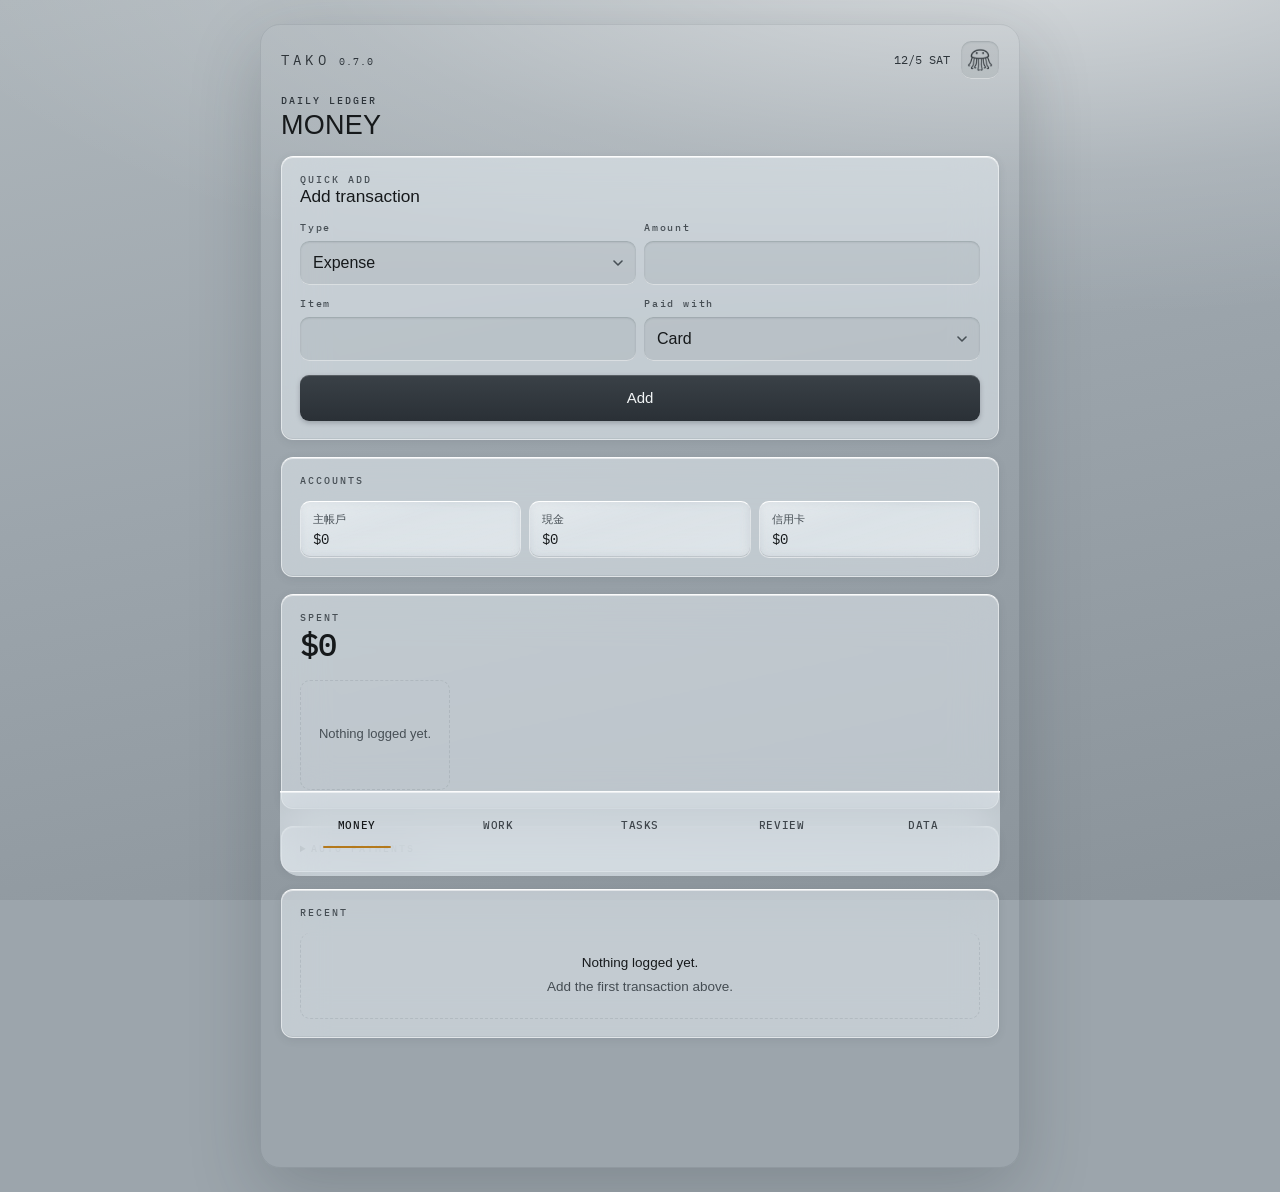
<file: index.html>
<!doctype html>
<html lang="zh-Hant-TW">
  <head>
    <meta charset="utf-8">
    <meta name="viewport" content="width=device-width, initial-scale=1, maximum-scale=1, user-scalable=no, viewport-fit=cover">
    <meta name="theme-color" content="#9CA5AC">
    <meta name="description" content="手機優先、資料留在本機的人生記錄工具。">
    <meta name="mobile-web-app-capable" content="yes">
    <meta name="apple-mobile-web-app-capable" content="yes">
    <meta name="apple-mobile-web-app-status-bar-style" content="black-translucent">
    <meta name="apple-mobile-web-app-title" content="TAKO">
    <title>TAKO</title>
    <link rel="manifest" href="./manifest.json">
    <link rel="icon" href="./icons/icon-192.png?v=0.3.4" sizes="192x192">
    <link rel="apple-touch-icon" href="./icons/apple-touch-icon-180.png" sizes="180x180">
    <link rel="stylesheet" href="./style.css?v=0.4.15">
    <script src="./data-core.js" defer></script>
    <script src="./data-store.js" defer></script>
    <link rel="preload" href="./fonts/ibm-plex-mono-500.woff2" as="font" type="font/woff2" crossorigin>
    <script src="./app.js?v=0.4.15" defer></script>
  </head>
  <body>
    <a class="skip-link" href="#main-content">Skip to main content</a>

    <div id="app" class="app-shell">
      <header class="app-header">
        <div class="brand-copy">
          <h1>TAKO</h1>
          <p class="eyebrow">0.7.0</p>
        </div>
        <div id="today-date" class="header-date" aria-label="Today's date"></div>
        <img class="brand-icon" src="./icons/brand-mark.png" width="38" height="38" alt="">
      </header>

      <aside id="backup-reminder" class="notice notice-warning" hidden>
        <div>
          <strong>Back up your local data</strong>
          <p>Browsers can clear site data. Export a JSON copy now.</p>
        </div>
        <div class="notice-actions">
          <button id="skip-backup-reminder" type="button" class="button button-quiet">Skip today</button>
          <button type="button" class="button button-quiet" data-go-page="data">Go to DATA</button>
        </div>
      </aside>

      <main id="main-content" tabindex="-1">
        <section id="page-money" class="page is-active" data-page="money" aria-labelledby="money-page-heading">
          <div class="page-heading">
            <div>
              <p class="eyebrow">Daily ledger</p>
              <h2 id="money-page-heading">MONEY</h2>
            </div>
          </div>
          <div id="money-content">
            <article id="money-card" class="card" aria-labelledby="money-heading">
              <div class="card-heading">
                <div>
                  <p class="step-label">QUICK ADD</p>
                  <h3 id="money-heading">Add transaction</h3>
                </div>
              </div>
              <form id="transaction-form" class="stack-form" novalidate>
                <div class="quick-add-grid">
                  <label class="field">
                    <span>Type</span>
                    <select id="transaction-type">
                      <option value="expense">Expense</option>
                      <option value="income">Income</option>
                      <option value="transfer">Transfer</option>
                    </select>
                  </label>
                  <label class="field">
                    <span>Amount</span>
                    <input id="transaction-amount" type="number" min="0" step="1" inputmode="decimal">
                  </label>
                </div>
                <div id="expense-fields" class="quick-add-grid">
                  <label class="field">
                    <span>Item</span>
                    <input id="transaction-item" type="text" autocomplete="off">
                  </label>
                  <label class="field">
                    <span>Paid with</span>
                    <select id="transaction-payment-method">
                      <option value="card">Card</option>
                      <option value="cash">Cash</option>
                      <option value="bank">Bank</option>
                    </select>
                  </label>
                </div>
                <div id="income-fields" class="quick-add-grid" hidden>
                  <label class="field"><span>Source</span><input id="transaction-income-source" type="text" autocomplete="off"></label>
                  <label class="field"><span>Account</span><select id="transaction-income-account"></select></label>
                </div>
                <div id="transfer-fields" class="quick-add-grid" hidden>
                  <label class="field"><span>From</span><select id="transaction-from-account"></select></label>
                  <label class="field"><span>To</span><select id="transaction-to-account"></select></label>
                </div>
                <label id="transaction-title-field" class="field">
                  <span>Title (optional)</span>
                  <input id="transaction-note" type="text" autocomplete="off">
                </label>
                <button type="submit" class="button button-primary button-full">Add</button>
              </form>
            </article>
          </div>
          <section class="card accounts-panel" aria-labelledby="accounts-heading">
            <div class="section-heading"><h3 id="accounts-heading">ACCOUNTS</h3></div>
            <div id="account-balances" class="account-balances"></div>
          </section>
          <section class="card money-summary" aria-labelledby="spent-heading">
            <p id="spent-heading" class="step-label">SPENT</p>
            <strong id="month-spent" class="primary-number primary-number-hero">$0</strong>
            <div class="spending-breakdown">
              <div id="spending-chart" class="chart-wrap"></div>
              <div id="category-ranking" class="category-ranking"></div>
            </div>
          </section>
          <!-- AUTO PAYMENTS 位於 SPENT 與 RECENT 正中間，預設收合。
               第一層點擊只展開清單；再點某一筆才進入該筆的可編輯狀態。 -->
          <section class="auto-payment-section" aria-labelledby="auto-payment-heading">
            <details id="auto-payment-group" class="recess-group auto-payment-group">
              <summary id="auto-payment-heading">AUTO PAYMENTS<span id="auto-payment-count" class="group-count"></span></summary>
              <div class="auto-payment-body">
                <form id="auto-payment-form" class="input-action-row" novalidate>
                  <label class="visually-hidden" for="auto-payment-name">Auto payment name</label>
                  <input id="auto-payment-name" class="record-input" type="text" autocomplete="off">
                  <button type="submit" class="button button-primary">Add</button>
                </form>
                <div id="auto-payment-list" class="task-list" aria-live="polite"></div>
              </div>
            </details>
          </section>
          <section class="card" aria-labelledby="recent-heading">
            <div class="section-heading"><h3 id="recent-heading">RECENT</h3></div>
            <div id="recent-transactions">
              <div id="transaction-list" class="record-list" aria-live="polite"></div>
            </div>
          </section>
        </section>

        <section id="page-work" class="page" data-page="work" aria-labelledby="work-page-heading" hidden>
          <div class="page-heading">
            <div>
              <p class="eyebrow">Daily rhythm</p>
              <h2 id="work-page-heading">WORK</h2>
            </div>
            <div class="heading-actions">
              <span id="autosave-status" class="save-state" aria-live="polite">Autosave on</span>
              <button id="toggle-schedule" type="button" class="button button-secondary button-mono" aria-expanded="false" aria-controls="schedule-section">SCHEDULE</button>
            </div>
          </div>

          <article id="work-card" class="card" aria-labelledby="work-heading">
            <div class="card-heading">
              <h3 id="work-heading" class="step-label">01 · SHIFT</h3>
              <span id="work-status" class="status-indicator"></span>
            </div>
            <div class="hero-row">
              <div class="hero-value">
                <strong id="today-work-total" class="primary-number">0:00</strong>
                <span class="hero-unit">TODAY</span>
              </div>
              <button id="punch-button" type="button" class="button shift-punch">IN</button>
            </div>
            <label id="work-revenue-field" class="field">
              <span>REVENUE</span>
              <span class="money-input">
                <span class="money-prefix" aria-hidden="true">$</span>
                <input id="work-revenue" type="number" min="0" step="1" inputmode="decimal" placeholder="Amount">
              </span>
            </label>
          </article>

          <article id="work-summary" class="card" aria-labelledby="work-revenue-label">
            <div class="card-heading">
              <h3 id="work-revenue-label" class="step-label">MONTH REVENUE</h3>
              <label class="target-field">GOAL
                <span class="visually-hidden">Monthly revenue goal</span>
                <input id="revenue-target" type="text" inputmode="numeric" autocomplete="off">
              </label>
            </div>
            <div class="hero-row">
              <div class="hero-value">
                <strong id="work-month-revenue" class="primary-number">$0</strong>
                <span id="work-revenue-percent" class="hero-unit hero-unit-mono">0%</span>
              </div>
            </div>
            <div class="dew-bar" role="img" aria-labelledby="work-revenue-percent">
              <i id="work-revenue-bar"></i>
            </div>
          </article>

          <div class="stat-row" aria-label="Work stats">
            <div class="stat"><span>HOURLY</span><strong id="stat-hourly">—</strong></div>
            <div class="stat"><span>WEEK</span><strong id="stat-week">—</strong></div>
            <div class="stat"><span>MONTH</span><strong id="stat-month">—</strong></div>
          </div>

          <article class="card sessions-card" aria-labelledby="work-sessions-label">
            <div class="card-heading">
              <h3 id="work-sessions-label" class="step-label">SESSIONS</h3>
              <span id="work-session-count" class="step-note">0</span>
            </div>
            <div id="work-sessions" class="session-list" aria-live="polite"></div>
          </article>

          <article id="projects-section" class="card projects-section" aria-labelledby="projects-heading">
            <div class="card-heading">
              <h3 id="projects-heading" class="step-label">02 · PROJECTS</h3>
              <button id="toggle-project-form" type="button" class="button button-secondary" aria-expanded="false" aria-controls="project-form">New project</button>
            </div>

            <form id="project-form" class="stack-form project-form" hidden novalidate>
              <h4>New project</h4>
              <label class="field">
                <span>NAME</span>
                <input id="project-name" type="text" autocomplete="off">
              </label>
              <label class="field">
                <span>NEXT STEP</span>
                <input id="project-next-step" type="text" autocomplete="off">
              </label>
              <div class="form-actions">
                <button type="button" id="cancel-project" class="button button-quiet">Cancel</button>
                <button type="submit" class="button button-primary">Add project</button>
              </div>
            </form>

            <section aria-labelledby="active-projects-heading">
              <div class="section-heading"><h4 id="active-projects-heading">ACTIVE</h4></div>
              <div id="project-list" class="project-list" aria-live="polite"></div>
            </section>
          </article>

          <article id="sleep-card" class="card" aria-labelledby="sleep-section-label">
            <div class="card-heading">
              <div>
                <p id="sleep-section-label" class="step-label">03 · SLEEP</p>
              </div>
              <strong id="sleep-total" class="card-number">—</strong>
            </div>
            <div class="time-grid">
              <label class="field">
                <span>BEDTIME</span>
                <span class="input-action-row">
                  <input id="sleep-bedtime" type="time" autocomplete="off">
                  <button type="button" class="button button-quiet now-button" data-now-target="sleep-bedtime">NOW</button>
                </span>
              </label>
              <label class="field">
                <span>WAKE</span>
                <span class="input-action-row">
                  <input id="sleep-wake" type="time" autocomplete="off">
                  <button type="button" class="button button-quiet now-button" data-now-target="sleep-wake">NOW</button>
                </span>
              </label>
            </div>
          </article>

          <article class="card" aria-labelledby="recovery-heading">
            <div class="card-heading">
              <div>
                <p class="step-label">04 · RECOVERY</p>
                <h3 id="recovery-heading">What helped you recover?</h3>
              </div>
            </div>
            <div class="field-stack">
              <label class="field">
                <span>WHAT YOU DID</span>
                <input id="recovery-activity" type="text" autocomplete="off">
              </label>
              <label class="field">
                <span>EFFECT</span>
                <select id="recovery-effect">
                  <option value="">Not rated</option>
                  <option value="5">Great</option>
                  <option value="3">Good</option>
                  <option value="1">God damn</option>
                </select>
              </label>
              <label class="field visually-labeled">
                <span>NOTE</span>
                <input id="daily-note" type="text" autocomplete="off">
              </label>
            </div>
          </article>

          <section id="schedule-section" class="card" aria-labelledby="schedule-heading" hidden>
            <div class="card-heading compact-heading">
              <div>
                <p id="schedule-heading" class="step-label">SCHEDULE</p>
              </div>
            </div>
            <form id="schedule-form" class="stack-form" novalidate>
              <div class="schedule-grid">
                <label class="field"><span>Weekday</span><select id="schedule-weekday"><option value="1">Mon</option><option value="2">Tue</option><option value="3">Wed</option><option value="4">Thu</option><option value="5">Fri</option><option value="6">Sat</option><option value="7">Sun</option></select></label>
                <label class="field"><span>Start</span><input id="schedule-start" type="time"></label>
                <label class="field"><span>End</span><input id="schedule-end" type="time"></label>
              </div>
              <label class="field"><span>Name</span><input id="schedule-name" type="text" autocomplete="off"></label>
              <button type="submit" class="button button-primary button-full">Add schedule</button>
            </form>
            <div id="schedule-list" class="record-list"></div>
          </section>
        </section>

        <section id="page-tasks" class="page" data-page="tasks" aria-labelledby="tasks-page-heading" hidden>
          <div class="page-heading">
            <div>
              <p class="eyebrow">Commitments & next steps</p>
              <h2 id="tasks-page-heading">TASKS</h2>
            </div>
          </div>

          <!-- 主清單本身就是注意力入口：需要現在注意的在這裡，未進提醒窗口的在 SLEEPING。
               點 Task 直接展開成可編輯狀態，不再有「點開再按 Edit」。 -->
          <section class="card" aria-labelledby="todo-heading">
            <div class="section-heading"><h3 id="todo-heading">TO-DO</h3></div>
            <form id="quick-task-form" class="input-action-row" novalidate>
              <label class="visually-hidden" for="quick-task-name">Name</label>
              <input id="quick-task-name" class="record-input" type="text" autocomplete="off">
              <button type="submit" class="button button-primary">Add</button>
            </form>
            <div id="task-active" class="task-list"></div>
          </section>

          <section id="sleeping-section" class="sleeping-section" aria-labelledby="sleeping-heading" hidden>
            <details id="sleeping-group" class="recess-group sleeping-group">
              <summary id="sleeping-heading">SLEEPING<span id="sleeping-count" class="group-count"></span></summary>
              <div id="sleeping-list" class="task-list"></div>
            </details>
          </section>

          <section class="frozen-section" aria-labelledby="frozen-heading">
            <details id="frozen-group" class="recess-group frozen-group">
              <summary id="frozen-heading">FROZEN<span id="frozen-count" class="group-count"></span></summary>
              <div id="frozen-list" class="task-list"></div>
            </details>
          </section>

          <section class="card" aria-labelledby="books-heading">
            <div class="section-heading"><h3 id="books-heading">BOOKS</h3></div>
            <form id="book-form" class="input-action-row" novalidate><label class="visually-hidden" for="book-name">Book name</label><input id="book-name" class="record-input" type="text" autocomplete="off"><button type="submit" class="button button-primary">Add</button></form>
            <div id="book-list" class="book-list"></div>
          </section>
        </section>

        <section id="page-review" class="page" data-page="review" aria-labelledby="review-heading" hidden>
          <div class="page-heading">
            <div>
              <p class="eyebrow">Seven days & monthly close</p>
              <h2 id="review-heading">REVIEW</h2>
            </div>
          </div>

          <div class="metric-grid" aria-label="Last seven days">
            <article class="metric"><span>AVG SLEEP</span><strong id="metric-sleep" class="primary-number">—</strong></article>
            <article class="metric"><span>TOTAL WORK</span><strong id="metric-work" class="primary-number">0:00</strong></article>
            <article class="metric"><span>EXPENSES</span><strong id="metric-expense" class="primary-number">$0</strong></article>
            <article class="metric"><span>DAYS LOGGED</span><strong id="metric-days" class="primary-number">0</strong></article>
          </div>
          <div id="review-list" class="review-list"></div>

          <section class="card" aria-labelledby="monthly-close-heading">
            <div class="section-heading"><h3 id="monthly-close-heading">MONTHLY CLOSE</h3></div>
            <div class="metric-grid monthly-close-grid">
              <article class="metric"><span>Income</span><strong id="review-month-income" class="primary-number">$0</strong></article>
              <article class="metric"><span>Expense</span><strong id="review-month-expense" class="primary-number">$0</strong></article>
              <article class="metric"><span>Net</span><strong id="review-month-net" class="primary-number">$0</strong></article>
            </div>
            <label class="field"><span>Credit card statement</span><input id="statement-amount" type="number" min="0" step="1" inputmode="decimal"></label>
            <div class="statement-compare">
              <div><span>Recorded last month</span><strong id="statement-recorded">$0</strong></div>
              <div><span>Gap</span><strong id="statement-gap">$0</strong></div>
            </div>
          </section>
        </section>

        <section id="page-data" class="page" data-page="data" aria-labelledby="data-heading" hidden>
          <div class="page-heading">
            <div>
              <p class="eyebrow">Local data only</p>
              <h2 id="data-heading">DATA</h2>
            </div>
          </div>

          <aside class="notice notice-info">
            <div>
              <strong>固定使用同一台裝置、同一個網址與同一個瀏覽器</strong>
              <ul class="data-scope-list">
                <li>雙擊、localhost 與區網 IP 各自保存不同資料。</li>
                <li>從雙擊模式改成伺服器模式時，資料不會自動搬過去。</li>
                <li>電腦與手機之間不會同步。</li>
                <li>iPhone 請務必用「加入主畫面」的版本記錄，不要用 Safari 分頁，否則資料較容易被系統清除。</li>
                <li>更換網址、IP、通訊埠、瀏覽器或裝置前，先匯出 JSON。</li>
              </ul>
            </div>
          </aside>

          <article class="card data-card" aria-labelledby="settings-heading">
            <h3 id="settings-heading">SETTINGS</h3>
            <div class="two-column">
              <label class="field"><span>Reminder days ahead</span><input id="settings-radar-days" type="number" min="0" step="1" inputmode="numeric"></label>
            </div>
            <p class="helper">Tasks due beyond this window stay in SLEEPING. Mileage reminders and service thresholds are saved with each mileage task.</p>
          </article>

          <article class="card data-card" aria-labelledby="accounts-manage-heading">
            <h3 id="accounts-manage-heading">MANAGE ACCOUNTS</h3>
            <form id="account-form" class="stack-form" novalidate>
              <label class="field"><span>Name</span><input id="account-name" type="text" autocomplete="off"></label>
              <button type="submit" class="button button-secondary button-full">Add account</button>
            </form>
            <div id="account-manager" class="manager-list"></div>
          </article>

          <article class="card data-card">
            <h3>BACKUP & EXPORT</h3>
            <p>JSON restores everything. CSV covers days, transactions, obligations, events, accounts, books, schedule and settings.</p>
            <button id="export-json" type="button" class="button button-primary button-full">Export JSON</button>
            <button id="export-csv" type="button" class="button button-secondary button-full">Export CSV</button>
            <label class="button button-quiet button-full file-button" for="import-json">Import JSON</label>
            <input id="import-json" class="visually-hidden" type="file" accept="application/json,.json">
            <p id="last-export" class="helper">No export yet</p>
          </article>

          <article class="card data-card">
            <h3>WHERE YOUR DATA LIVES</h3>
            <dl class="data-facts">
              <div><dt>Origin</dt><dd id="current-origin"></dd></div>
              <div><dt>Storage</dt><dd>This browser's local storage</dd></div>
              <div><dt>Sync</dt><dd>No cross-device sync</dd></div>
            </dl>
          </article>

          <article class="card danger-zone">
            <h3>CLEAR ALL DATA</h3>
            <p>Clears TAKO data for this origin and browser only.</p>
            <button id="clear-data" type="button" class="button button-danger button-full">Clear all</button>
          </article>
        </section>
      </main>

      <nav class="bottom-nav" aria-label="Primary pages">
        <button type="button" class="nav-item is-active" data-page-target="money" aria-current="page">
          <span>MONEY</span>
        </button>
        <button type="button" class="nav-item" data-page-target="work">
          <span>WORK</span>
        </button>
        <button type="button" class="nav-item" data-page-target="tasks">
          <span>TASKS</span>
        </button>
        <button type="button" class="nav-item" data-page-target="review">
          <span>REVIEW</span>
        </button>
        <button type="button" class="nav-item" data-page-target="data">
          <span>DATA</span>
        </button>
      </nav>
    </div>

    <div id="confirm-modal" class="modal" hidden>
      <div class="modal-scrim" data-modal-cancel></div>
      <section class="modal-panel" role="dialog" aria-modal="true" aria-labelledby="modal-title" aria-describedby="modal-message">
        <p class="eyebrow">CONFIRM</p>
        <h2 id="modal-title">CONFIRM</h2>
        <p id="modal-message"></p>
        <div class="modal-actions">
          <button type="button" class="button button-quiet" data-modal-cancel>CANCEL</button>
          <button id="modal-confirm" type="button" class="button button-danger">CONFIRM</button>
        </div>
      </section>
    </div>

    <div id="mileage-modal" class="modal" hidden>
      <div class="modal-scrim" data-mileage-cancel></div>
      <form id="mileage-form" class="modal-panel stack-form" role="dialog" aria-modal="true" aria-labelledby="mileage-modal-title">
        <p class="eyebrow">Mileage</p>
        <h2 id="mileage-modal-title">Update mileage</h2>
        <label class="field"><span>Current mileage</span><input id="mileage-current" type="number" min="0" step="1" inputmode="numeric" required></label>
        <label class="field">
          <span>Update date</span>
          <span class="date-control">
            <span class="date-control-value" data-date-placeholder="Select date" aria-hidden="true">Select date</span>
            <span class="date-control-icon" aria-hidden="true"></span>
            <input id="mileage-date" type="date" data-date-control required>
          </span>
        </label>
        <div class="modal-actions">
          <button type="button" class="button button-quiet" data-mileage-cancel>Cancel</button>
          <button type="submit" class="button button-primary">Save mileage</button>
        </div>
      </form>
    </div>

    <div id="toast" class="toast" role="status" aria-live="polite" hidden></div>
  </body>
</html>
</file>
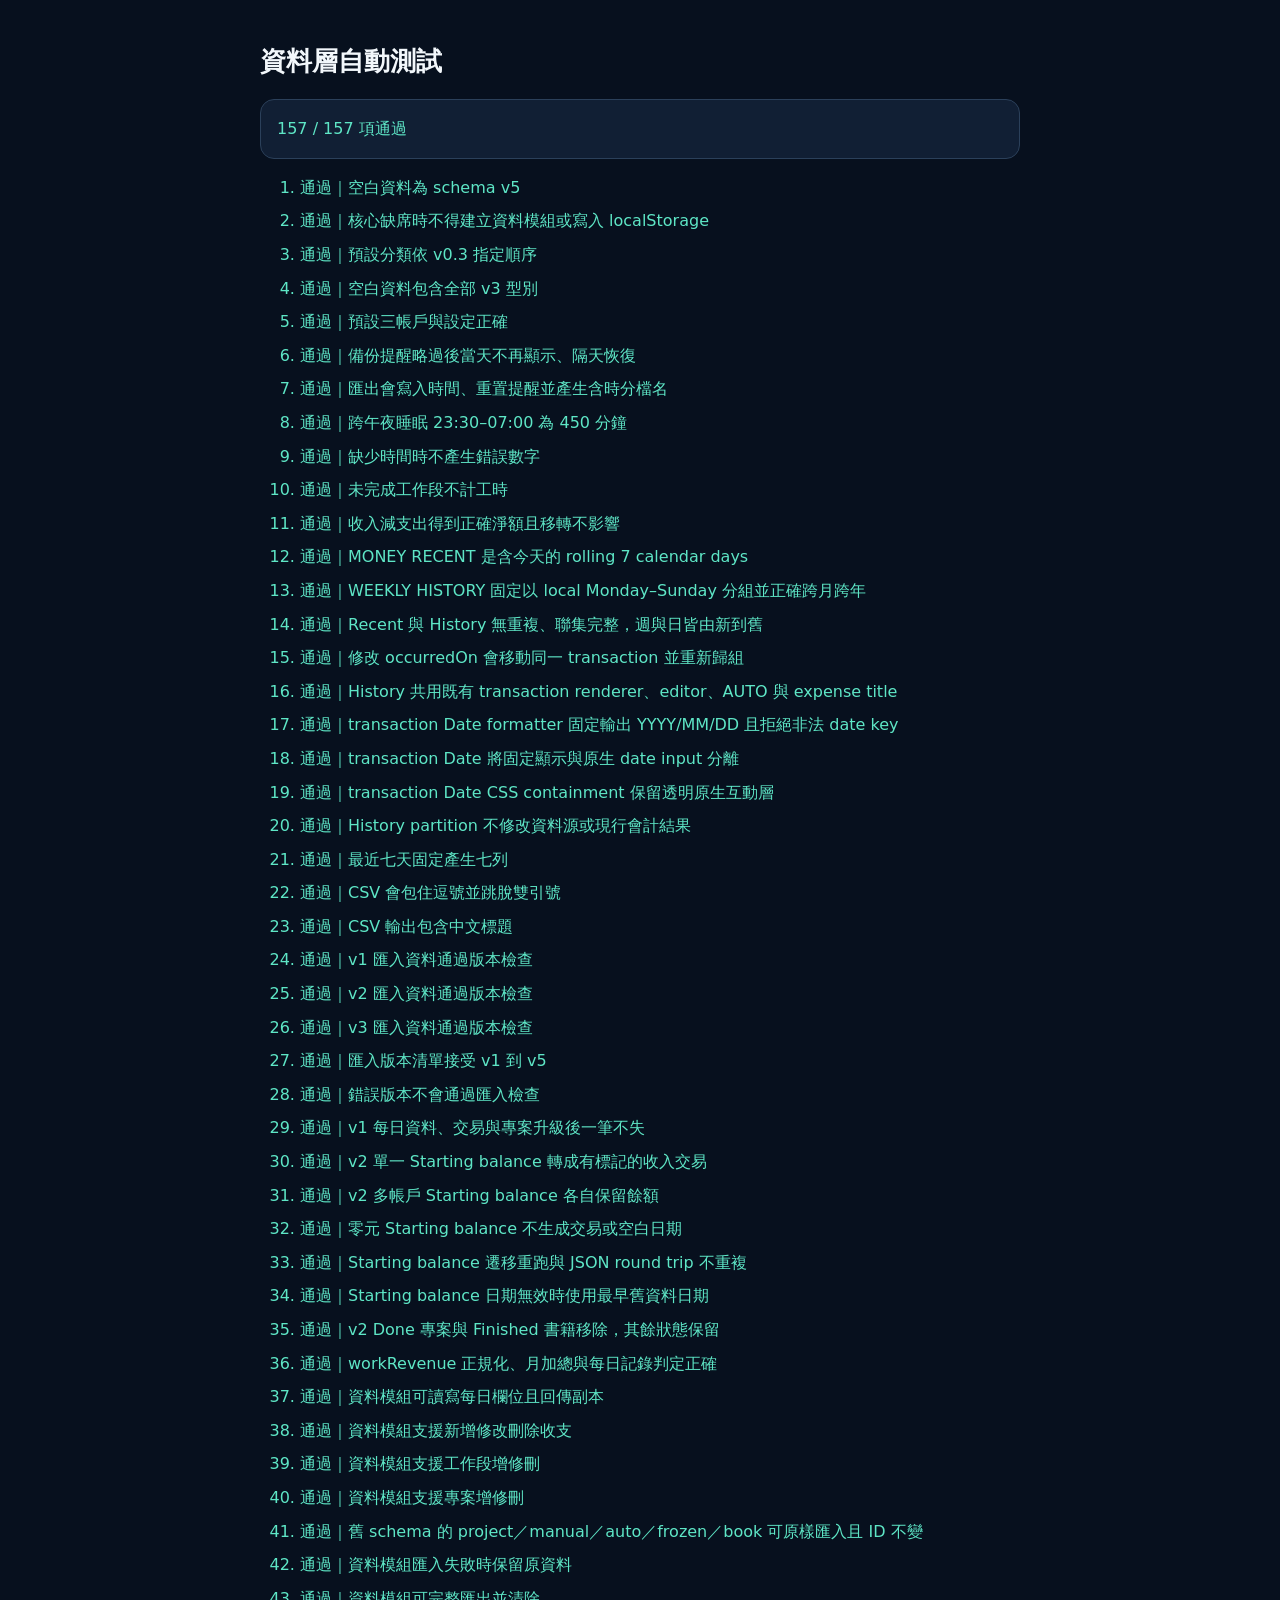
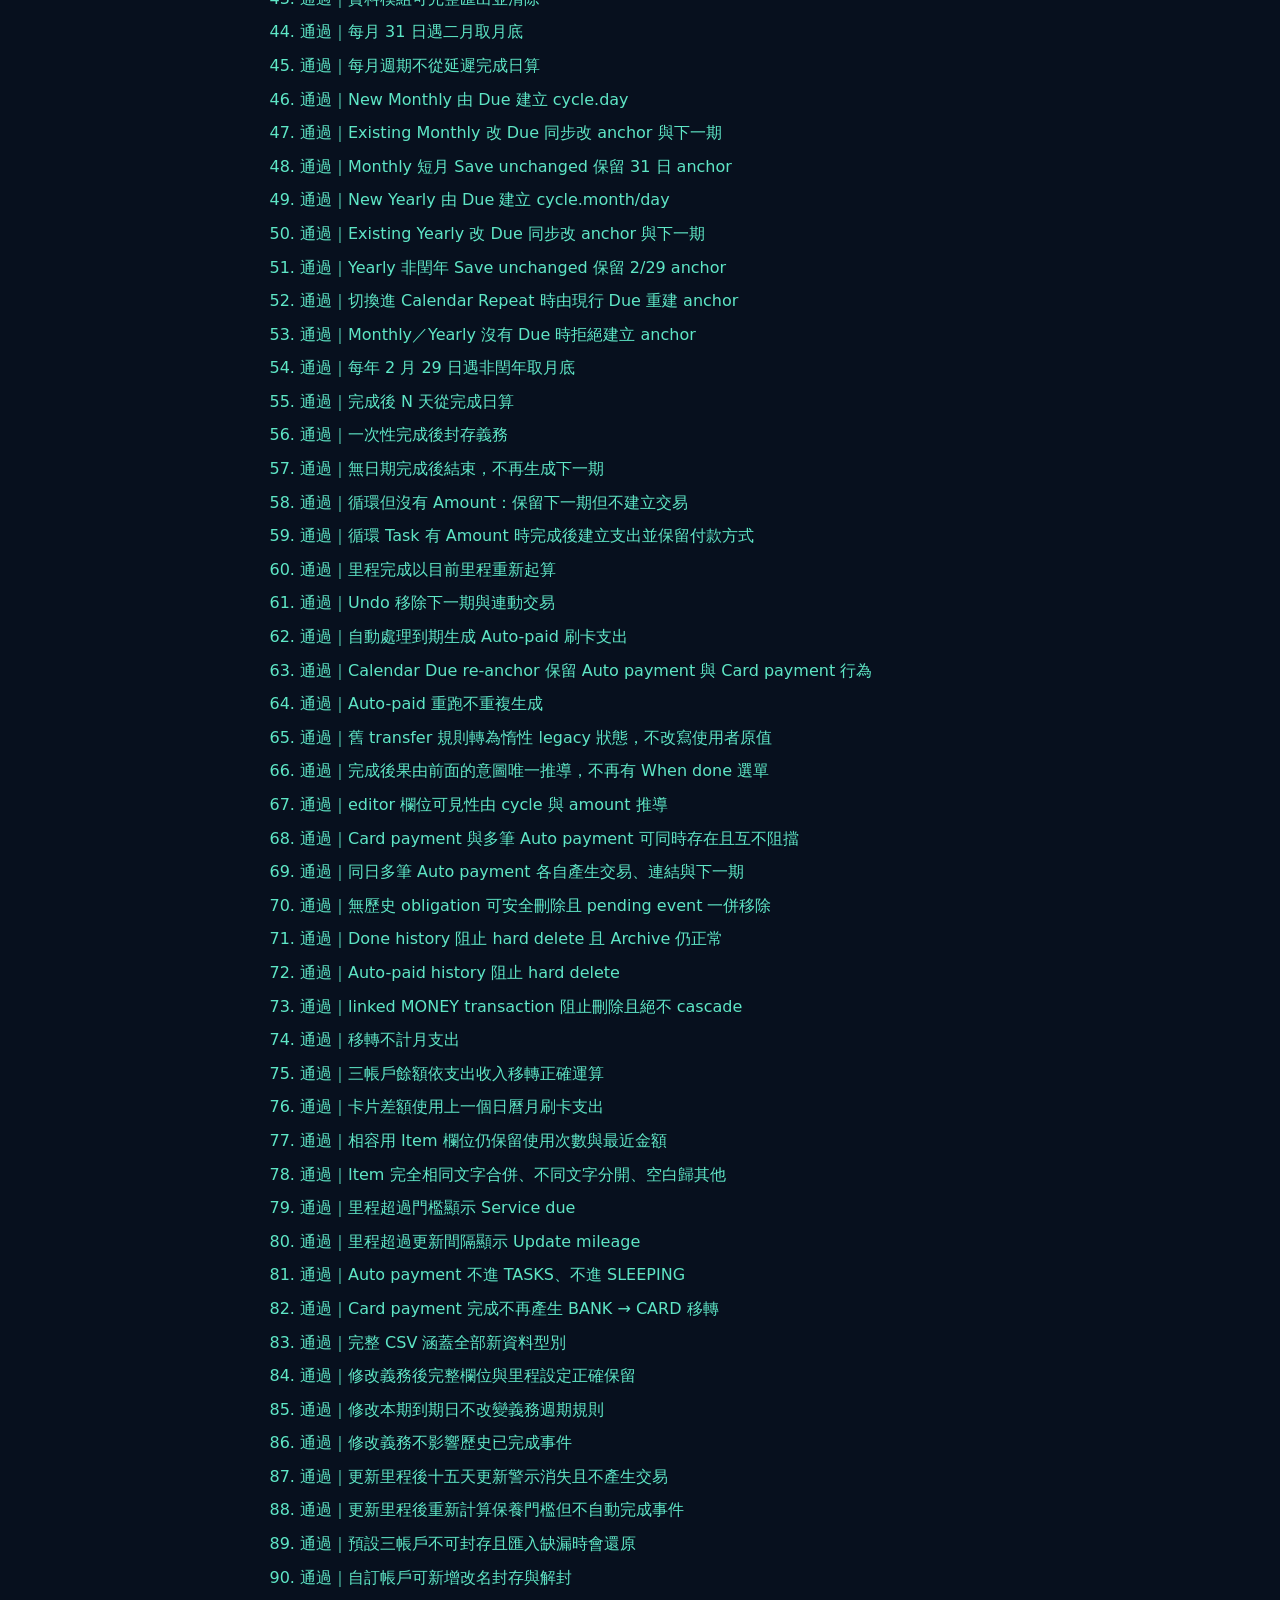
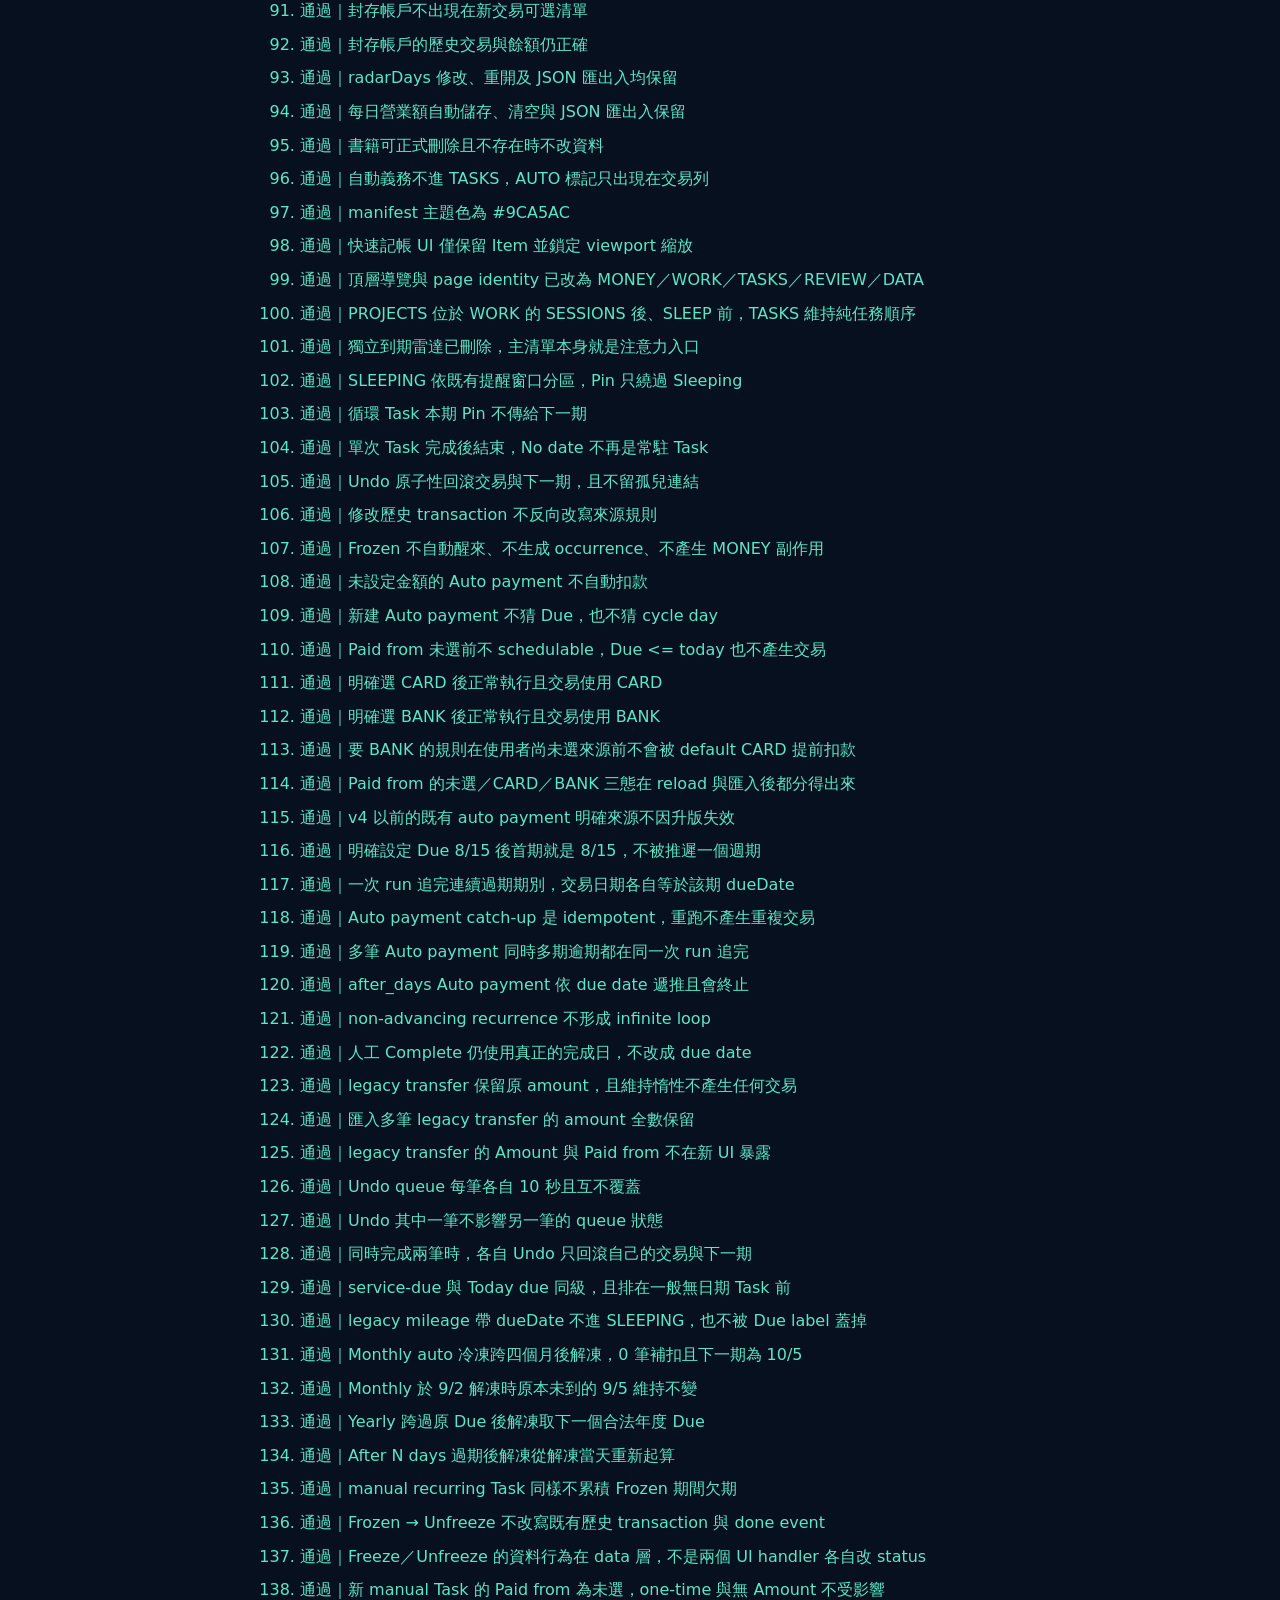
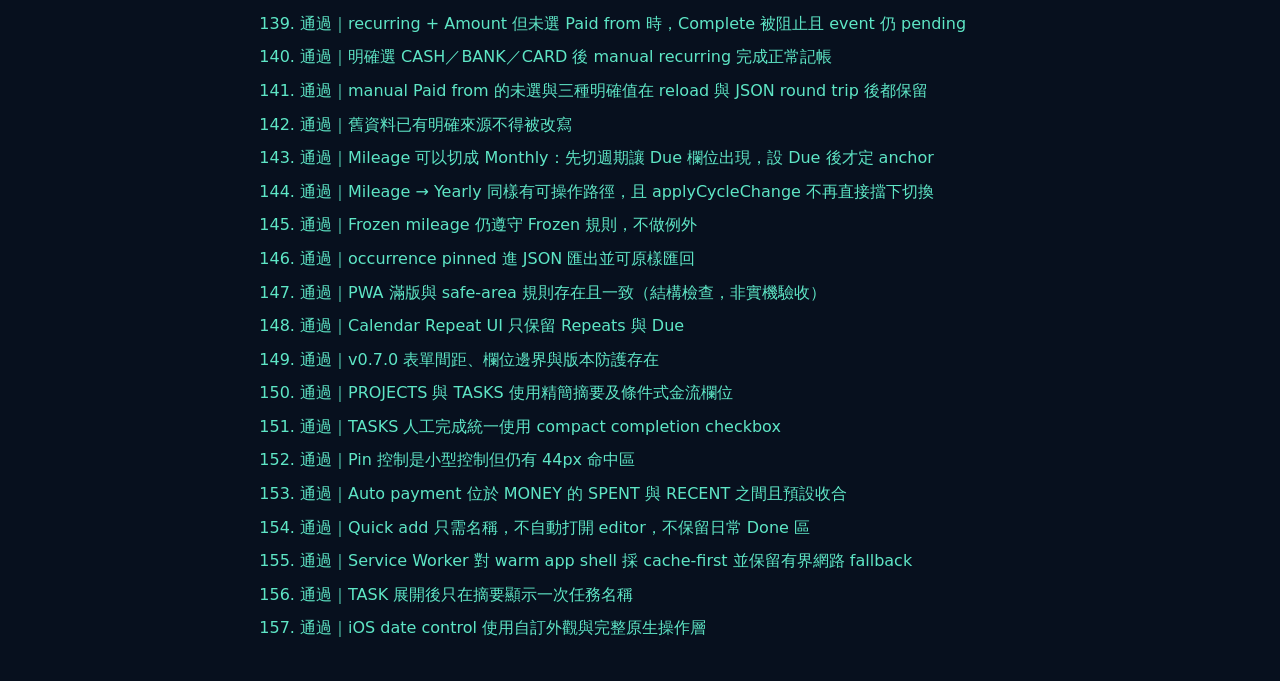
<file: test.html>
<!doctype html>
<html lang="zh-Hant-TW">
  <head>
    <meta charset="utf-8">
    <meta name="viewport" content="width=device-width, initial-scale=1">
    <title>人生主控表・資料層測試</title>
    <style>
      :root { color-scheme: dark; font-family: system-ui, sans-serif; }
      body { max-width: 760px; margin: 0 auto; padding: 24px; background: #07101e; color: #f2f7fb; line-height: 1.6; }
      h1 { font-size: 1.6rem; }
      .summary { padding: 16px; border: 1px solid #2b405a; border-radius: 14px; background: #111f34; }
      li { margin: 8px 0; }
      .pass { color: #5ee6c6; }
      .fail { color: #ff8b94; }
    </style>
  </head>
  <body>
    <h1>資料層自動測試</h1>
    <p id="summary" class="summary">測試執行中…</p>
    <ol id="results"></ol>
    <script src="data-core.js"></script>
    <script src="data-store.js"></script>
    <script src="app.js"></script>
    <script>
      (() => {
        "use strict";
        const Core = window.LifeCalibrationCore;
        const CalendarRepeatUX = window.LifeCalibrationCalendarRepeatUX;
        const TaskUX = window.LifeCalibrationTaskUX;
        const MoneyHistoryUX = window.LifeCalibrationMoneyHistoryUX;
        const TransactionDateUX = window.LifeCalibrationTransactionDateUX;
        const results = [];

        function test(name, action) {
          try {
            action();
            results.push({ name, pass: true });
          } catch (error) {
            results.push({ name, pass: false, error: error.message });
          }
        }

        function equal(actual, expected) {
          if (actual !== expected) throw new Error(`預期 ${expected}，實際 ${actual}`);
        }

        function createMemoryStorage() {
          const values = new Map();
          return {
            getItem: key => values.has(key) ? values.get(key) : null,
            setItem: (key, value) => values.set(key, String(value)),
            removeItem: key => values.delete(key)
          };
        }

        function createMemoryStore(storage = createMemoryStorage()) {
          return window.LifeCalibrationData.create({
            core: Core,
            storage,
            now: () => new Date("2026-08-01T12:00:00+08:00")
          });
        }

        function editCalendarRepeat(store, obligationId, eventId, cycleType, dueDate) {
          const before = store.readState();
          const obligation = before.obligations.find(item => item.id === obligationId);
          const event = before.events.find(item => item.id === eventId && item.status === "pending");
          const result = CalendarRepeatUX.calendarRepeatCycleState({
            cycleType,
            dueDate,
            existingCycle: obligation?.cycle || null,
            originalCycleType: obligation?.cycle.type || "",
            originalDueDate: event?.dueDate || null,
            intervalDays: obligation?.cycle.days || 1
          });
          if (result.error) throw new Error(result.error);
          store.updateObligation(obligationId, { cycle: result.cycle });
          store.updateEvent(eventId, { dueDate });
          return result;
        }

        test("空白資料為 schema v5", () => equal(Core.createEmptyState().version, 5));
        test("核心缺席時不得建立資料模組或寫入 localStorage", () => {
          let reads = 0;
          let writes = 0;
          const storage = {
            getItem: () => { reads += 1; return null; },
            setItem: () => { writes += 1; },
            removeItem: () => { writes += 1; }
          };
          let error = "";
          try { window.LifeCalibrationData.create({ core: null, storage }); } catch (caught) { error = caught.message; }
          equal(error, "資料模組缺少核心函式。");
          equal(reads, 0);
          equal(writes, 0);

          const request = new XMLHttpRequest();
          request.open("GET", "./app.js", false);
          request.send();
          if (request.responseText.includes("globalThis.LifeCalibrationCore ||")) throw new Error("仍存在核心 fallback");
          if (!request.responseText.includes("if (!RuntimeCore)")) throw new Error("缺少核心停止條件");
        });
        test("預設分類依 v0.3 指定順序", () => equal(Core.DEFAULT_CATEGORIES.join("、"), "吃飯、咖啡、加油、交通、衣物、生活、醫療、其他"));
        test("空白資料包含全部 v3 型別", () => {
          const state = Core.createEmptyState();
          ["obligations", "events", "accounts", "categories", "books", "schedule"].forEach(key => {
            if (!Array.isArray(state[key])) throw new Error(`缺少 ${key}`);
          });
        });
        test("預設三帳戶與設定正確", () => {
          const state = Core.createEmptyState();
          equal(state.accounts.map(item => item.name).join("、"), "主帳戶、現金、信用卡");
          equal(state.settings.radarDays, 7);
          equal(state.settings.monthlyIncomeTarget, 60000);
          equal(state.accounts.some(item => Object.prototype.hasOwnProperty.call(item, "startingBalance")), false);
          equal(Core.createEmptyDay().workRevenue, null);
        });
        test("備份提醒略過後當天不再顯示、隔天恢復", () => {
          const state = Core.createEmptyState(new Date("2026-07-01T00:00:00+08:00"));
          state.days["2026-08-01"] = Core.createEmptyDay();
          state.days["2026-08-01"].note = "有資料";
          state.meta.backupSnoozedDate = "2026-08-01";
          equal(Core.shouldShowBackupReminder(state, "2026-08-01", new Date("2026-08-01T12:00:00+08:00").getTime()), false);
          equal(Core.shouldShowBackupReminder(state, "2026-08-02", new Date("2026-08-02T12:00:00+08:00").getTime()), true);
        });
        test("匯出會寫入時間、重置提醒並產生含時分檔名", () => {
          const store = createMemoryStore();
          store.writeDayField("2026-08-01", "note", "匯出測試");
          store.snoozeBackupReminder("2026-08-01");
          const exported = JSON.parse(store.exportJson({ markExported: true }));
          equal(exported.meta.lastExportAt, "2026-08-01T04:00:00.000Z");
          equal(exported.meta.backupSnoozedDate, null);
          equal(Core.shouldShowBackupReminder(store.readState(), "2026-08-01", new Date("2026-08-01T12:00:00+08:00").getTime()), false);
          const filenameTime = new Date(2026, 7, 1, 12, 34);
          equal(Core.exportFilename("json", filenameTime), "TAKO_2026-08-01_1234.json");
          equal(Core.exportFilename("csv", filenameTime), "TAKO_2026-08-01_1234.csv");
        });
        test("跨午夜睡眠 23:30–07:00 為 450 分鐘", () => equal(Core.durationBetweenTimes("23:30", "07:00"), 450));
        test("缺少時間時不產生錯誤數字", () => equal(Core.durationBetweenTimes("09:00", ""), null));
        test("未完成工作段不計工時", () => equal(Core.workMinutes([{ start: "09:00", end: "17:00" }, { start: "18:00", end: "" }]), 480));
        test("收入減支出得到正確淨額且移轉不影響", () => equal(Core.dayNet({ transactions: [{ type: "income", amount: 1000 }, { type: "expense", amount: 350 }, { type: "transfer", amount: 500 }] }), 650));
        test("MONEY RECENT 是含今天的 rolling 7 calendar days", () => {
          const transactions = [
            { id: "day-7", occurredOn: "2026-08-03" },
            { id: "cutoff", occurredOn: "2026-08-04" },
            { id: "today", occurredOn: "2026-08-10" },
            { id: "future", occurredOn: "2026-08-11" }
          ];
          const view = MoneyHistoryUX.partitionMoneyTransactions(transactions, "2026-08-10");
          equal(view.recentStart, "2026-08-04");
          equal(view.recent.map(item => item.id).join(","), "today,cutoff");
          equal(view.history.map(item => item.id).join(","), "day-7");
          equal(view.future.map(item => item.id).join(","), "future");
        });
        test("WEEKLY HISTORY 固定以 local Monday–Sunday 分組並正確跨月跨年", () => {
          equal(MoneyHistoryUX.mondayKey("2026-08-02"), "2026-07-27");
          equal(MoneyHistoryUX.mondayKey("2026-08-03"), "2026-08-03");
          equal(MoneyHistoryUX.formatHistoryWeekRange("2026-07-27", "2026-08-02"), "7/27–8/2");
          equal(MoneyHistoryUX.formatHistoryWeekRange("2026-12-28", "2027-01-03"), "12/28/2026–1/3/2027");
        });
        test("Recent 與 History 無重複、聯集完整，週與日皆由新到舊", () => {
          const transactions = [
            { id: "r1", occurredOn: "2026-08-25" },
            { id: "r2", occurredOn: "2026-08-19" },
            { id: "h1", occurredOn: "2026-08-09" },
            { id: "h2", occurredOn: "2026-08-03" },
            { id: "h3", occurredOn: "2026-08-02" },
            { id: "h4", occurredOn: "2026-07-27" }
          ];
          const view = MoneyHistoryUX.partitionMoneyTransactions(transactions, "2026-08-25");
          const recentIds = new Set(view.recent.map(item => item.id));
          const historyIds = new Set(view.history.map(item => item.id));
          if ([...recentIds].some(id => historyIds.has(id))) throw new Error("Recent 與 History IDs overlap");
          equal(new Set([...recentIds, ...historyIds]).size, transactions.length);
          equal(view.weeks.map(week => week.startKey).join(","), "2026-08-03,2026-07-27");
          equal(view.weeks[0].transactions.map(item => item.occurredOn).join(","), "2026-08-09,2026-08-03");
          equal(view.weeks[1].transactions.map(item => item.occurredOn).join(","), "2026-08-02,2026-07-27");
        });
        test("修改 occurredOn 會移動同一 transaction 並重新歸組", () => {
          const store = createMemoryStore();
          store.addTransaction("2026-08-03", { id: "move-me", type: "expense", amount: 88, category: "測試", paymentMethod: "cash", occurredOn: "2026-08-03" });
          const before = store.readState();
          const beforeBalances = JSON.stringify(Core.accountBalances(before));
          equal(store.updateTransaction("2026-08-03", "move-me", { occurredOn: "2026-08-10" }), true);
          const after = store.readState();
          equal(after.days["2026-08-03"].transactions.length, 0);
          equal(after.days["2026-08-10"].transactions[0].id, "move-me");
          equal(after.days["2026-08-10"].transactions[0].occurredOn, "2026-08-10");
          equal(Core.allTransactions(after).length, 1);
          equal(MoneyHistoryUX.partitionMoneyTransactions(Core.allTransactions(after), "2026-08-10").recent[0].id, "move-me");
          equal(Core.monthExpense(after, "2026-08"), Core.monthExpense(before, "2026-08"));
          equal(JSON.stringify(Core.accountBalances(after)), beforeBalances);
        });
        test("History 共用既有 transaction renderer、editor、AUTO 與 expense title", () => {
          const request = new XMLHttpRequest();
          request.open("GET", "./app.js?test=money-weekly-history", false);
          request.send();
          const app = request.responseText;
          if (!app.includes("function transactionMarkup") || !app.includes("function transactionDaysMarkup")) throw new Error("缺少共用 transaction renderer");
          if ((app.match(/data-transaction-field=\"amount\"/g) || []).length !== 1) throw new Error("transaction editor markup 被複製");
          if (!app.includes('data-transaction-field="occurredOn"')) throw new Error("history editor 缺少 Date 欄位");
          if (!app.includes('class="weekly-history-group"') || !app.includes("transactionDaysMarkup(week.transactions")) throw new Error("weekly group 未重用日／交易 renderer");
          if (!app.includes('class="auto-tag"') || !app.includes("RuntimeCore.transactionDisplayName(transaction)")) throw new Error("AUTO 或 expense display title 遺失");
        });
        test("transaction Date formatter 固定輸出 YYYY/MM/DD 且拒絕非法 date key", () => {
          equal(TransactionDateUX.formatDateInputDisplay("2026-08-03"), "2026/08/03");
          equal(TransactionDateUX.formatDateInputDisplay("2026-02-29"), "");
          equal(TransactionDateUX.formatDateInputDisplay("03/08/2026"), "");
        });
        test("transaction Date 將固定顯示與原生 date input 分離", () => {
          const request = new XMLHttpRequest();
          request.open("GET", "./app.js?test=ios-transaction-date", false);
          request.send();
          const app = request.responseText;
          const start = app.indexOf("function transactionMarkup");
          const end = app.indexOf("\n  function transactionDaysMarkup", start);
          const source = app.slice(start, end);
          [
            'class="transaction-date-control"',
            'class="transaction-date-display" aria-hidden="true"',
            'type="date"',
            'value="${escapeHtml(occurredOn)}"',
            'data-transaction-field="occurredOn"',
            'aria-label="Date"',
            "formatDateInputDisplay(occurredOn)"
          ].forEach(rule => {
            if (!source.includes(rule)) throw new Error(`transaction Date markup 缺少：${rule}`);
          });
          if (source.includes("formatDisplayDate(occurredOn)") || source.includes("toLocaleDateString")) {
            throw new Error("transaction Date visible display 仍依賴 locale formatter");
          }
        });
        test("transaction Date CSS containment 保留透明原生互動層", () => {
          const request = new XMLHttpRequest();
          request.open("GET", "./style.css?test=ios-transaction-date", false);
          request.send();
          const css = request.responseText;
          const wrapper = css.match(/\.transaction-date-control\s*\{([^}]*)\}/s)?.[1] || "";
          ["position: relative", "width: 100%", "min-width: 0", "max-width: 100%", "height: 44px", "min-height: 44px", "overflow: hidden", "box-sizing: border-box"].forEach(rule => {
            if (!wrapper.includes(rule)) throw new Error(`transaction Date wrapper 缺少：${rule}`);
          });
          const input = css.match(/\.transaction-date-control input\[type="date"\]\s*\{([^}]*)\}/s)?.[1] || "";
          ["position: absolute", "inset: 0", "display: block", "width: 100%", "min-width: 0", "max-width: 100%", "height: 100%", "box-sizing: border-box", "margin: 0", "padding: 0", "opacity: 0", "cursor: pointer"].forEach(rule => {
            if (!input.includes(rule)) throw new Error(`transaction native Date input 缺少：${rule}`);
          });
          if (/display:\s*none|visibility:\s*hidden|pointer-events:\s*none/.test(input)) throw new Error("transaction native Date input 不再可互動");
          if (!css.includes(".transaction-date-control:focus-within")) throw new Error("transaction Date 缺少 focus indicator");
        });
        test("History partition 不修改資料源或現行會計結果", () => {
          const state = Core.createEmptyState();
          state.days["2026-07-01"] = Core.createEmptyDay();
          state.days["2026-07-01"].transactions = [
            Core.normalizeTransaction({ id: "old-expense", type: "expense", amount: 120, category: "舊交易", paymentMethod: "card", occurredOn: "2026-07-01" }, "2026-07-01")
          ];
          state.days["2026-08-10"] = Core.createEmptyDay();
          state.days["2026-08-10"].transactions = [
            Core.normalizeTransaction({ id: "new-income", type: "income", amount: 500, accountId: "main", occurredOn: "2026-08-10" }, "2026-08-10")
          ];
          const before = JSON.stringify(state);
          const balances = JSON.stringify(Core.accountBalances(state));
          const all = Core.allTransactions(state);
          const view = MoneyHistoryUX.partitionMoneyTransactions(all, "2026-08-10");
          equal(view.recent.length + view.history.length + view.future.length, all.length);
          equal(JSON.stringify(state), before);
          equal(JSON.stringify(Core.accountBalances(state)), balances);
          equal(Core.allTransactions(state).length, 2);
        });
        test("最近七天固定產生七列", () => equal(Core.summarizeReview(Core.createEmptyState(), "2026-08-01").rows.length, 7));
        test("CSV 會包住逗號並跳脫雙引號", () => equal(Core.csvEscape('餐飲,"晚餐"'), '"餐飲,""晚餐"""'));
        test("CSV 輸出包含中文標題", () => {
          const state = Core.createEmptyState();
          state.days["2026-08-01"] = Core.createEmptyDay();
          if (!Core.buildCsv(state).startsWith("資料類型,日期,識別碼")) throw new Error("缺少預期標題");
        });
        test("v1 匯入資料通過版本檢查", () => equal(Core.validateImportedState({ version: 1, days: {}, projects: [] }).valid, true));
        test("v2 匯入資料通過版本檢查", () => equal(Core.validateImportedState({ version: 2, days: {}, projects: [] }).valid, true));
        test("v3 匯入資料通過版本檢查", () => equal(Core.validateImportedState(Core.createEmptyState()).valid, true));
        test("匯入版本清單接受 v1 到 v5", () => equal(Core.SUPPORTED_IMPORT_VERSIONS.join(","), "1,2,3,4,5"));
        test("錯誤版本不會通過匯入檢查", () => equal(Core.validateImportedState({ version: 99, days: {}, projects: [] }).valid, false));
        test("v1 每日資料、交易與專案升級後一筆不失", () => {
          const upgraded = Core.normalizeState({
            version: 1,
            days: { "2026-08-01": { ...Core.createEmptyDay(), note: "保留", transactions: [{ id: "old-money", type: "expense", amount: 88, category: "舊分類", note: "舊備註" }] } },
            projects: [{ id: "old-project", name: "舊專案", status: "active", nextStep: "繼續" }],
            customCategories: ["舊分類"],
            meta: {}
          });
          equal(upgraded.version, 5);
          equal(upgraded.days["2026-08-01"].note, "保留");
          equal(upgraded.days["2026-08-01"].transactions.length, 1);
          equal(upgraded.days["2026-08-01"].transactions[0].title, "舊備註");
          equal(upgraded.projects.length, 1);
          equal(upgraded.categories.some(item => item.name === "舊分類"), true);
        });
        test("v2 單一 Starting balance 轉成有標記的收入交易", () => {
          const legacy = Core.createEmptyState(new Date("2026-07-15T20:00:00+08:00"));
          legacy.version = 2;
          legacy.accounts.forEach(account => { account.startingBalance = account.id === "main" ? 1000 : 0; });
          const upgraded = Core.normalizeState(legacy);
          const transaction = Core.allTransactions(upgraded).find(item => item.migrationMarker?.startsWith(Core.STARTING_BALANCE_MIGRATION));
          equal(transaction.type, "income");
          equal(transaction.amount, 1000);
          equal(transaction.accountId, "main");
          equal(transaction.title, "期初金額移轉");
          equal(transaction.occurredOn, "2026-07-15");
          equal(Object.prototype.hasOwnProperty.call(upgraded.accounts[0], "startingBalance"), false);
        });
        test("v2 多帳戶 Starting balance 各自保留餘額", () => {
          const legacy = Core.createEmptyState(new Date("2026-07-15T12:00:00+08:00"));
          legacy.version = 2;
          legacy.accounts.find(item => item.id === "main").startingBalance = 1000;
          legacy.accounts.find(item => item.id === "cash").startingBalance = 200;
          legacy.accounts.find(item => item.id === "card").startingBalance = -300;
          const upgraded = Core.normalizeState(legacy);
          const migrated = Core.allTransactions(upgraded).filter(item => item.migrationMarker?.startsWith(Core.STARTING_BALANCE_MIGRATION));
          equal(migrated.length, 3);
          const balances = Core.accountBalances(upgraded);
          equal(balances.main, 1000);
          equal(balances.cash, 200);
          equal(balances.card, -300);
        });
        test("零元 Starting balance 不生成交易或空白日期", () => {
          const legacy = Core.createEmptyState(new Date("2026-07-15T12:00:00+08:00"));
          legacy.version = 2;
          legacy.accounts.forEach(account => { account.startingBalance = 0; });
          const upgraded = Core.normalizeState(legacy);
          equal(Core.allTransactions(upgraded).length, 0);
          equal(Object.keys(upgraded.days).length, 0);
        });
        test("Starting balance 遷移重跑與 JSON round trip 不重複", () => {
          const legacy = Core.createEmptyState(new Date("2026-07-15T12:00:00+08:00"));
          legacy.version = 2;
          legacy.accounts[0].startingBalance = 1000;
          const first = Core.normalizeState(legacy);
          const second = Core.normalizeState(first);
          const roundTrip = Core.normalizeState(JSON.parse(JSON.stringify(second)));
          equal(Core.allTransactions(first).length, 1);
          equal(Core.allTransactions(second).length, 1);
          equal(Core.allTransactions(roundTrip).length, 1);
        });
        test("Starting balance 日期無效時使用最早舊資料日期", () => {
          const legacy = Core.createEmptyState();
          legacy.version = 2;
          legacy.meta.createdAt = "invalid";
          legacy.days["2026-07-20"] = Core.createEmptyDay();
          legacy.days["2026-07-05"] = Core.createEmptyDay();
          legacy.accounts[0].startingBalance = 50;
          const upgraded = Core.normalizeState(legacy);
          equal(Core.allTransactions(upgraded)[0].occurredOn, "2026-07-05");
        });
        test("v2 Done 專案與 Finished 書籍移除，其餘狀態保留", () => {
          const legacy = Core.createEmptyState();
          legacy.version = 2;
          legacy.projects = [
            { id: "p1", name: "Active", status: "active" },
            { id: "p2", name: "Paused", status: "paused" },
            { id: "p3", name: "Done", status: "done" }
          ];
          legacy.books = [
            { id: "b1", name: "Current", status: "current" },
            { id: "b2", name: "Queued", status: "queued" },
            { id: "b3", name: "Frozen", status: "frozen" },
            { id: "b4", name: "Finished", status: "finished" }
          ];
          const upgraded = Core.normalizeState(legacy);
          equal(upgraded.projects.map(item => item.status).join(","), "active,paused");
          equal(upgraded.books.map(item => item.status).join(","), "current,queued,frozen");
          equal(JSON.stringify(upgraded).includes('"status":"done"'), false);
          equal(JSON.stringify(upgraded).includes('"status":"finished"'), false);
        });
        test("workRevenue 正規化、月加總與每日記錄判定正確", () => {
          const state = Core.createEmptyState();
          state.days["2026-08-01"] = { ...Core.createEmptyDay(), workRevenue: 1200 };
          state.days["2026-08-02"] = { ...Core.createEmptyDay(), workRevenue: "800" };
          state.days["2026-08-03"] = { ...Core.createEmptyDay(), workRevenue: -1 };
          state.days["2026-07-31"] = { ...Core.createEmptyDay(), workRevenue: 500 };
          const normalized = Core.normalizeState(state);
          equal(normalized.days["2026-08-03"].workRevenue, null);
          equal(Core.monthWorkRevenue(normalized, "2026-08"), 2000);
          equal(Core.hasDayRecord(normalized.days["2026-08-01"]), true);
          equal(Core.hasDayRecord({ ...Core.createEmptyDay(), workRevenue: 0 }), true);
        });
        test("資料模組可讀寫每日欄位且回傳副本", () => {
          const store = createMemoryStore();
          store.writeDayField("2026-08-01", "note", "測試");
          const day = store.readDay("2026-08-01");
          equal(day.note, "測試");
          day.note = "外部修改";
          equal(store.readDay("2026-08-01").note, "測試");
        });
        test("資料模組支援新增修改刪除收支", () => {
          const store = createMemoryStore();
          store.addTransaction("2026-08-01", { id: "money-1", type: "expense", amount: 50, category: "寵物", note: "" });
          store.updateTransaction("2026-08-01", "money-1", { amount: 80 });
          equal(store.readDay("2026-08-01").transactions[0].amount, 80);
          equal(store.readState().categories.some(item => item.name === "寵物" && item.lastAmount === 80), true);
          store.deleteTransaction("2026-08-01", "money-1");
          equal(store.readDay("2026-08-01").transactions.length, 0);
        });
        test("資料模組支援工作段增修刪", () => {
          const store = createMemoryStore();
          store.addWorkSession("2026-08-01", { id: "work-1", start: "09:00", end: "" });
          store.updateWorkSession("2026-08-01", "work-1", { end: "17:00" });
          equal(store.readDay("2026-08-01").workSessions[0].end, "17:00");
          store.deleteWorkSession("2026-08-01", "work-1");
          equal(store.readDay("2026-08-01").workSessions.length, 0);
        });
        test("資料模組支援專案增修刪", () => {
          const store = createMemoryStore();
          store.addProject({ id: "project-1", name: "測試", status: "active", nextStep: "第一步", updatedAt: "" });
          store.updateProject("project-1", { status: "paused" });
          equal(store.readState().projects[0].status, "paused");
          store.deleteProject("project-1");
          equal(store.readState().projects.length, 0);
        });
        test("舊 schema 的 project／manual／auto／frozen／book 可原樣匯入且 ID 不變", () => {
          const source = createMemoryStore();
          source.addProject({ id: "project-compat", name: "相容專案", status: "active", nextStep: "下一步", updatedAt: "2026-08-01T00:00:00.000Z" });
          source.addObligation({ id: "manual-compat", name: "人工待辦", cycle: { type: "none" }, handling: "manual", completionMode: "none", status: "active" });
          source.addObligation({ id: "auto-compat", name: "自動扣款", cycle: { type: "monthly", day: 8 }, amount: 299, handling: "auto", completionMode: "expense", paymentMethod: "card", status: "active" }, "2026-08-08");
          source.addObligation({ id: "frozen-compat", name: "冷凍待辦", cycle: { type: "none" }, handling: "manual", completionMode: "none", status: "frozen" });
          source.addBook({ id: "book-compat", name: "相容書籍", status: "queued" });

          const importedStore = createMemoryStore();
          const imported = importedStore.importState(JSON.parse(source.exportJson()));
          equal(imported.version, 5);
          equal(imported.projects.find(item => item.id === "project-compat")?.name, "相容專案");
          equal(imported.obligations.find(item => item.id === "manual-compat")?.name, "人工待辦");
          equal(imported.obligations.find(item => item.id === "auto-compat")?.handling, "auto");
          equal(imported.obligations.find(item => item.id === "frozen-compat")?.status, "frozen");
          equal(imported.books.find(item => item.id === "book-compat")?.name, "相容書籍");
        });
        test("資料模組匯入失敗時保留原資料", () => {
          const store = createMemoryStore();
          store.writeDayField("2026-08-01", "note", "保留我");
          try { store.importState({ version: 99, days: {}, projects: [] }); } catch (_) {}
          equal(store.readDay("2026-08-01").note, "保留我");
        });
        test("資料模組可完整匯出並清除", () => {
          const store = createMemoryStore();
          store.writeDayField("2026-08-01", "note", "匯出測試");
          store.addTransaction("2026-08-01", { id: "money-clear", type: "expense", amount: 50, category: "寵物", note: "" });
          if (!store.exportJson().includes("匯出測試")) throw new Error("JSON 未包含資料");
          if (!store.exportCsv().startsWith("資料類型,日期")) throw new Error("CSV 標題錯誤");
          store.clear();
          equal(store.readDay("2026-08-01").note, "");
          equal(store.readState().version, 5);
        });

        function createObligation(cycle, extras = {}) {
          return Core.normalizeObligation({ id: "obligation-1", name: "測試義務", cycle, amount: 100, handling: "manual", completionMode: "expense", paymentMethod: "bank", ...extras });
        }

        function stateWithEvent(cycle, dueDate, extras = {}) {
          const state = Core.createEmptyState();
          const obligation = createObligation(cycle, extras);
          state.obligations.push(obligation);
          state.events.push(Core.normalizeEvent({ id: "event-1", obligationId: obligation.id, dueDate, status: "pending" }));
          return state;
        }

        test("每月 31 日遇二月取月底", () => {
          const state = stateWithEvent({ type: "monthly", day: 31 }, "2026-01-31");
          const result = Core.completeEvent(state, "event-1", { completedDate: "2026-02-03" });
          equal(result.state.events.find(item => item.id !== "event-1").dueDate, "2026-02-28");
        });
        test("每月週期不從延遲完成日算", () => {
          const state = stateWithEvent({ type: "monthly", day: 15 }, "2026-08-15");
          const result = Core.completeEvent(state, "event-1", { completedDate: "2026-09-02" });
          equal(result.state.events.find(item => item.id !== "event-1").dueDate, "2026-09-15");
        });
        test("New Monthly 由 Due 建立 cycle.day", () => {
          const result = CalendarRepeatUX.calendarRepeatCycleState({ cycleType: "monthly", dueDate: "2026-08-07" });
          equal(result.error, "");
          equal(result.reanchored, true);
          equal(result.cycle.day, 7);
        });
        test("Existing Monthly 改 Due 同步改 anchor 與下一期", () => {
          const store = createMemoryStore();
          const created = store.addObligation({ name: "月繳", cycle: { type: "monthly", day: 7 } }, "2026-08-07");
          const edited = editCalendarRepeat(store, created.obligation.id, created.event.id, "monthly", "2026-08-08");
          equal(edited.reanchored, true);
          store.completeEvent(created.event.id, { completedDate: "2026-08-08" });
          const state = store.readState();
          equal(state.obligations[0].cycle.day, 8);
          equal(state.events.find(item => item.status === "pending").dueDate, "2026-09-08");
        });
        test("Monthly 短月 Save unchanged 保留 31 日 anchor", () => {
          const store = createMemoryStore();
          const created = store.addObligation({ name: "月底", cycle: { type: "monthly", day: 31 } }, "2026-01-31");
          store.completeEvent(created.event.id, { completedDate: "2026-01-31" });
          let state = store.readState();
          const february = state.events.find(item => item.status === "pending");
          equal(february.dueDate, "2026-02-28");
          const saved = editCalendarRepeat(store, created.obligation.id, february.id, "monthly", "2026-02-28");
          equal(saved.reanchored, false);
          equal(saved.cycle.day, 31);
          store.completeEvent(february.id, { completedDate: "2026-02-28" });
          state = store.readState();
          equal(state.obligations[0].cycle.day, 31);
          equal(state.events.find(item => item.status === "pending").dueDate, "2026-03-31");
        });
        test("New Yearly 由 Due 建立 cycle.month/day", () => {
          const result = CalendarRepeatUX.calendarRepeatCycleState({ cycleType: "yearly", dueDate: "2026-08-17" });
          equal(result.cycle.month, 8);
          equal(result.cycle.day, 17);
        });
        test("Existing Yearly 改 Due 同步改 anchor 與下一期", () => {
          const store = createMemoryStore();
          const created = store.addObligation({ name: "年繳", cycle: { type: "yearly", month: 8, day: 17 } }, "2026-08-17");
          editCalendarRepeat(store, created.obligation.id, created.event.id, "yearly", "2026-09-20");
          store.completeEvent(created.event.id, { completedDate: "2026-09-20" });
          const state = store.readState();
          equal(state.obligations[0].cycle.month, 9);
          equal(state.obligations[0].cycle.day, 20);
          equal(state.events.find(item => item.status === "pending").dueDate, "2027-09-20");
        });
        test("Yearly 非閏年 Save unchanged 保留 2/29 anchor", () => {
          const store = createMemoryStore();
          const created = store.addObligation({ name: "Leap", cycle: { type: "yearly", month: 2, day: 29 } }, "2024-02-29");
          store.completeEvent(created.event.id, { completedDate: "2024-02-29" });
          const state = store.readState();
          const nonLeap = state.events.find(item => item.status === "pending");
          equal(nonLeap.dueDate, "2025-02-28");
          const saved = editCalendarRepeat(store, created.obligation.id, nonLeap.id, "yearly", "2025-02-28");
          equal(saved.reanchored, false);
          equal(saved.cycle.month, 2);
          equal(saved.cycle.day, 29);
          equal(Core.nextOccurrenceDate(store.readState().obligations[0], { dueDate: "2027-02-28" }, "2027-02-28"), "2028-02-29");
        });
        test("切換進 Calendar Repeat 時由現行 Due 重建 anchor", () => {
          const monthlyToYearly = CalendarRepeatUX.calendarRepeatCycleState({
            cycleType: "yearly",
            dueDate: "2026-09-20",
            existingCycle: { type: "monthly", day: 31, month: 1, days: 1 },
            originalCycleType: "monthly",
            originalDueDate: "2026-09-20"
          });
          equal(monthlyToYearly.cycle.month, 9);
          equal(monthlyToYearly.cycle.day, 20);
          const onceToMonthly = CalendarRepeatUX.calendarRepeatCycleState({
            cycleType: "monthly",
            dueDate: "2026-08-07",
            existingCycle: { type: "once", day: 1, month: 1, days: 1 },
            originalCycleType: "once",
            originalDueDate: "2026-08-07"
          });
          equal(onceToMonthly.cycle.day, 7);
        });
        test("Monthly／Yearly 沒有 Due 時拒絕建立 anchor", () => {
          ["monthly", "yearly"].forEach(cycleType => {
            const result = CalendarRepeatUX.calendarRepeatCycleState({ cycleType, dueDate: "" });
            equal(result.cycle, null);
            if (!result.error.includes("需要先設定 Due 日期")) throw new Error("缺少中文 Due 必填錯誤");
          });
        });
        test("每年 2 月 29 日遇非閏年取月底", () => {
          const state = stateWithEvent({ type: "yearly", month: 2, day: 29 }, "2024-02-29");
          const result = Core.completeEvent(state, "event-1", { completedDate: "2024-03-01" });
          equal(result.state.events.find(item => item.id !== "event-1").dueDate, "2025-02-28");
        });
        test("完成後 N 天從完成日算", () => {
          const state = stateWithEvent({ type: "after_days", days: 180 }, "2026-08-01");
          const result = Core.completeEvent(state, "event-1", { completedDate: "2026-08-03" });
          equal(result.state.events.find(item => item.id !== "event-1").dueDate, "2027-01-30");
        });
        test("一次性完成後封存義務", () => {
          const result = Core.completeEvent(stateWithEvent({ type: "once" }, "2026-08-20"), "event-1", { completedDate: "2026-08-20" });
          equal(result.state.obligations[0].status, "archived");
        });
        test("無日期完成後結束，不再生成下一期", () => {
          const result = Core.completeEvent(stateWithEvent({ type: "none" }, null, { amount: null }), "event-1", { completedDate: "2026-08-02", actualAmount: 120 });
          equal(result.state.events.length, 1);
          equal(result.state.events[0].status, "done");
          equal(result.state.obligations[0].status, "archived");
          equal(Core.allTransactions(result.state).length, 0);
        });
        test("循環但沒有 Amount：保留下一期但不建立交易", () => {
          const result = Core.completeEvent(stateWithEvent({ type: "monthly", day: 30 }, "2026-08-30", { amount: null, note: "檢查監理服務" }), "event-1", { completedDate: "2026-08-30" });
          equal(result.state.events.find(item => item.id !== "event-1").dueDate, "2026-09-30");
          equal(Core.allTransactions(result.state).length, 0);
          equal(result.state.obligations[0].note, "檢查監理服務");
        });
        test("循環 Task 有 Amount 時完成後建立支出並保留付款方式", () => {
          const result = Core.completeEvent(stateWithEvent({ type: "monthly", day: 20 }, "2026-08-20", { name: "車貸", amount: 680, category: "其他", paymentMethod: "cash" }), "event-1", { completedDate: "2026-08-20" });
          const transaction = Core.allTransactions(result.state)[0];
          equal(transaction.type, "expense");
          equal(transaction.amount, 680);
          equal(transaction.paymentMethod, "cash");
          equal(transaction.category, "其他");
          equal(transaction.title, "車貸");
          equal(Core.transactionDisplayName(transaction), "車貸");
          equal(Core.transactionDisplayName({ type: "expense", category: "其他" }), "其他");
        });
        test("里程完成以目前里程重新起算", () => {
          const result = Core.completeEvent(stateWithEvent({ type: "mileage" }, null, { service: { lastServiceMileage: 40000, currentMileage: 50100, mileageUpdatedAt: "2026-08-01", reminderDays: 15, thresholdKm: 10000 } }), "event-1", { completedDate: "2026-08-02" });
          equal(result.state.obligations[0].service.lastServiceMileage, 50100);
        });
        test("Undo 移除下一期與連動交易", () => {
          const completed = Core.completeEvent(stateWithEvent({ type: "monthly", day: 15 }, "2026-08-15"), "event-1", { completedDate: "2026-08-15" });
          const undone = Core.undoEventCompletion(completed.state, "event-1").state;
          equal(undone.events.length, 1);
          equal(undone.events[0].status, "pending");
          equal(Core.allTransactions(undone).length, 0);
        });
        test("自動處理到期生成 Auto-paid 刷卡支出", () => {
          const state = stateWithEvent({ type: "monthly", day: 1 }, "2026-08-01", { handling: "auto", paymentMethod: "card" });
          const result = Core.runAutoPayments(state, "2026-08-02");
          const event = result.state.events.find(item => item.id === "event-1");
          const transaction = Core.allTransactions(result.state)[0];
          equal(event.status, "auto-paid");
          equal(transaction.type, "expense");
          equal(transaction.paymentMethod, "card");
        });
        test("Calendar Due re-anchor 保留 Auto payment 與 Card payment 行為", () => {
          const autoStore = createMemoryStore();
          const automatic = autoStore.addObligation({ name: "訂閱", cycle: { type: "monthly", day: 17 }, amount: 299, handling: "auto", completionMode: "expense", paymentMethod: "card" }, "2026-08-17");
          editCalendarRepeat(autoStore, automatic.obligation.id, automatic.event.id, "monthly", "2026-08-20");
          autoStore.runAutoPayments("2026-08-20");
          const autoState = autoStore.readState();
          equal(autoState.events.find(item => item.id === automatic.event.id).status, "auto-paid");
          equal(autoState.events.find(item => item.status === "pending").dueDate, "2026-09-20");
          equal(Core.allTransactions(autoState)[0].paymentMethod, "card");

          // 新的 Card payment 只是循環提醒：Complete 不產生任何交易，下一期照樣生成。
          const cardStore = createMemoryStore();
          const card = cardStore.addObligation({ name: "卡費", cycle: { type: "monthly", day: 16 }, handling: "manual" }, "2026-08-16");
          editCalendarRepeat(cardStore, card.obligation.id, card.event.id, "monthly", "2026-08-20");
          cardStore.completeEvent(card.event.id, { completedDate: "2026-08-20" });
          const cardState = cardStore.readState();
          equal(cardState.events.find(item => item.status === "pending").dueDate, "2026-09-20");
          equal(Core.allTransactions(cardState).length, 0);
        });
        test("Auto-paid 重跑不重複生成", () => {
          const state = stateWithEvent({ type: "monthly", day: 1 }, "2026-08-01", { handling: "auto", paymentMethod: "card" });
          const first = Core.runAutoPayments(state, "2026-08-02").state;
          const second = Core.runAutoPayments(first, "2026-08-02").state;
          equal(Core.allTransactions(second).length, 1);
        });
        test("舊 transfer 規則轉為惰性 legacy 狀態，不改寫使用者原值", () => {
          const migrated = Core.normalizeObligation({ name: "卡費", cycle: { type: "monthly", day: 16 }, amount: 1200, handling: "manual", completionMode: "transfer" });
          // 原值原封不動保留，只是任何會產生後果的地方都不認它。
          equal(migrated.completionMode, "transfer");
          equal(migrated.amount, 1200);
          equal(Core.isLegacyTransfer(migrated), true);
          // 冪等：再跑一次結果不變。
          equal(Core.normalizeObligation(migrated).completionMode, "transfer");
          equal(Core.normalizeObligation(migrated).amount, 1200);
          // auto 一律走推導路徑，不會被誤判成 legacy transfer。
          const auto = Core.normalizeObligation({ cycle: { type: "monthly", day: 1 }, amount: 390, handling: "auto", completionMode: "transfer" });
          equal(auto.completionMode, "expense");
          equal(Core.isLegacyTransfer(auto), false);
        });
        test("完成後果由前面的意圖唯一推導，不再有 When done 選單", () => {
          equal(Core.normalizeObligation({ cycle: { type: "none" }, amount: 500 }).completionMode, "none");
          equal(Core.normalizeObligation({ cycle: { type: "monthly", day: 1 }, amount: null }).completionMode, "none");
          equal(Core.normalizeObligation({ cycle: { type: "monthly", day: 1 }, amount: 350 }).completionMode, "expense");
          equal(Core.normalizeObligation({ cycle: { type: "monthly", day: 1 }, amount: 350, handling: "auto" }).completionMode, "expense");
          // Auto payment 不支援 CASH，且沒有預設值：cash 與缺值都回到「未選」。
          equal(Core.normalizeObligation({ handling: "auto", paymentMethod: "cash" }).paymentMethod, "");
          equal(Core.normalizeObligation({ handling: "auto" }).paymentMethod, "");
          equal(Core.normalizeObligation({ handling: "auto", paymentMethod: "bank" }).paymentMethod, "bank");
          equal(Core.normalizeObligation({ handling: "auto", paymentMethod: "card" }).paymentMethod, "card");
          // 人工 Task 同樣沒有預設值：系統不替使用者猜要從哪個帳戶付錢。
          equal(Core.normalizeObligation({ cycle: { type: "monthly", day: 1 }, amount: 350 }).paymentMethod, "");
          equal(Core.normalizeObligation({ cycle: { type: "monthly", day: 1 }, amount: 350, paymentMethod: "cash" }).paymentMethod, "cash");
        });
        test("editor 欄位可見性由 cycle 與 amount 推導", () => {
          const single = TaskUX.taskEditorFields({ cycleType: "none", amount: null });
          equal(single.showAmount, false);
          equal(single.showPaidFrom, false);
          equal(single.showDue, true);
          const recurring = TaskUX.taskEditorFields({ cycleType: "monthly", amount: null });
          equal(recurring.showAmount, true);
          equal(recurring.showPaidFrom, false);
          const financial = TaskUX.taskEditorFields({ cycleType: "monthly", amount: 13965 });
          equal(financial.showPaidFrom, true);
          equal(financial.paidFromOptions.join(","), "bank,cash,card");
          const auto = TaskUX.taskEditorFields({ cycleType: "monthly", amount: 390, handling: "auto" });
          equal(auto.paidFromOptions.join(","), "bank,card");
          const mileage = TaskUX.taskEditorFields({ cycleType: "mileage", amount: null });
          equal(mileage.showMileage, true);
          equal(mileage.showDue, false);
          equal(TaskUX.taskEditorFields({ cycleType: "after_days" }).showInterval, true);
          equal(TaskUX.UNDO_WINDOW_MS, 10000);
        });
        test("Card payment 與多筆 Auto payment 可同時存在且互不阻擋", () => {
          const store = createMemoryStore();
          store.addObligation({ name: "卡費繳款", cycle: { type: "monthly", day: 16 }, handling: "manual" }, "2026-08-16");
          ["YouTube", "Netflix", "iCloud"].forEach(name => {
            store.addObligation({ name, cycle: { type: "monthly", day: 1 }, amount: 100, handling: "auto", paymentMethod: "card" }, "2026-08-01");
          });
          const state = store.readState();
          equal(state.obligations.filter(item => item.handling === "auto").length, 3);
          equal(state.obligations.filter(item => item.completionMode === "transfer").length, 0);
          equal(Core.autoPaymentRules(state).length, 3);
        });
        test("同日多筆 Auto payment 各自產生交易、連結與下一期", () => {
          const state = Core.createEmptyState();
          [
            { id: "auto-1", name: "YouTube", amount: 199 },
            { id: "auto-2", name: "Netflix", amount: 390 }
          ].forEach((item, index) => {
            state.obligations.push(Core.normalizeObligation({ ...item, cycle: { type: "monthly", day: 1 }, handling: "auto", completionMode: "expense", paymentMethod: "card" }));
            state.events.push(Core.normalizeEvent({ id: `auto-event-${index + 1}`, obligationId: item.id, dueDate: "2026-08-01", status: "pending" }));
          });
          const result = Core.runAutoPayments(state, "2026-08-01");
          const transactions = Core.allTransactions(result.state);
          equal(result.completedEventIds.length, 2);
          equal(transactions.length, 2);
          equal(new Set(transactions.map(item => item.title)).size, 2);
          transactions.forEach(transaction => {
            const event = result.state.events.find(item => item.id === transaction.eventId);
            if (!event || event.transactionId !== transaction.id || event.status !== "auto-paid") throw new Error("交易與事件連結不完整");
          });
          const nextDates = result.state.events.filter(item => item.status === "pending").map(item => item.dueDate);
          equal(nextDates.length, 2);
          if (nextDates.some(date => date !== "2026-09-01")) throw new Error("下一期 recurrence 錯誤");
        });
        test("無歷史 obligation 可安全刪除且 pending event 一併移除", () => {
          const store = createMemoryStore();
          const created = store.addObligation({ name: "可刪", cycle: { type: "monthly", day: 5 }, completionMode: "none" }, "2026-08-05");
          const result = store.deleteObligationSafely(created.obligation.id);
          equal(result.deleted, true);
          const state = store.readState();
          equal(state.obligations.length, 0);
          equal(state.events.length, 0);
          equal(state.events.some(event => !state.obligations.some(obligation => obligation.id === event.obligationId)), false);
        });
        test("Done history 阻止 hard delete 且 Archive 仍正常", () => {
          const store = createMemoryStore();
          const created = store.addObligation({ name: "已完成", cycle: { type: "monthly", day: 5 }, completionMode: "none" }, "2026-08-05");
          store.completeEvent(created.event.id, { completedDate: "2026-08-05" });
          const result = store.deleteObligationSafely(created.obligation.id);
          equal(result.deleted, false);
          if (!result.reason.includes("請改用 Archive")) throw new Error("缺少安全替代說明");
          store.updateObligation(created.obligation.id, { status: "archived" });
          equal(store.readState().obligations[0].status, "archived");
          equal(store.readState().events.some(event => event.status === "done"), true);
        });
        test("Auto-paid history 阻止 hard delete", () => {
          const store = createMemoryStore();
          const created = store.addObligation({ name: "訂閱", cycle: { type: "monthly", day: 1 }, amount: 199, handling: "auto", paymentMethod: "card" }, "2026-08-01");
          store.runAutoPayments("2026-08-01");
          equal(store.deleteObligationSafely(created.obligation.id).deleted, false);
          equal(Core.allTransactions(store.readState()).length, 1);
        });
        test("linked MONEY transaction 阻止刪除且絕不 cascade", () => {
          const store = createMemoryStore();
          const created = store.addObligation({ name: "有交易", cycle: { type: "none" }, completionMode: "none" }, null);
          store.addTransaction("2026-08-01", { id: "linked-money", type: "expense", amount: 50, category: "其他", eventId: created.event.id });
          const result = store.deleteObligationSafely(created.obligation.id);
          equal(result.deleted, false);
          equal(Core.allTransactions(store.readState()).some(item => item.id === "linked-money"), true);
          equal(store.readState().obligations.length, 1);
          equal(store.readState().events.length, 1);
        });
        test("移轉不計月支出", () => {
          const state = Core.createEmptyState();
          state.days["2026-08-01"] = Core.createEmptyDay();
          state.days["2026-08-01"].transactions = [{ type: "expense", amount: 100 }, { type: "transfer", amount: 500 }, { type: "income", amount: 900 }];
          equal(Core.monthExpense(state, "2026-08"), 100);
        });
        test("三帳戶餘額依支出收入移轉正確運算", () => {
          const state = Core.createEmptyState();
          state.days["2026-08-01"] = Core.createEmptyDay();
          state.days["2026-08-01"].transactions = [
            { type: "expense", amount: 50, paymentMethod: "cash" },
            { type: "expense", amount: 100, paymentMethod: "card" },
            { type: "income", amount: 500, accountId: "main" },
            { type: "transfer", amount: 300, fromAccountId: "main", toAccountId: "card" }
          ];
          const balances = Core.accountBalances(state);
          equal(balances.main, 200);
          equal(balances.cash, -50);
          equal(balances.card, 200);
        });
        test("卡片差額使用上一個日曆月刷卡支出", () => {
          const state = Core.createEmptyState();
          state.days["2026-07-10"] = Core.createEmptyDay();
          state.days["2026-07-10"].transactions = [{ type: "expense", amount: 800, paymentMethod: "card" }, { type: "expense", amount: 200, paymentMethod: "cash" }];
          const result = Core.cardStatementGap(state, "2026-08", 1000);
          equal(result.recorded, 800);
          equal(result.gap, 200);
        });
        test("相容用 Item 欄位仍保留使用次數與最近金額", () => {
          const store = createMemoryStore();
          store.addTransaction("2026-08-01", { id: "c1", type: "expense", amount: 35, category: "咖啡" });
          store.addTransaction("2026-08-02", { id: "c2", type: "expense", amount: 45, category: "咖啡" });
          const category = store.readState().categories.find(item => item.name === "咖啡");
          equal(category.useCount, 2);
          equal(category.lastAmount, 45);
        });
        test("Item 完全相同文字合併、不同文字分開、空白歸其他", () => {
          const store = createMemoryStore();
          store.addTransaction("2026-08-01", { id: "i1", type: "expense", amount: 35, category: "咖啡" });
          store.addTransaction("2026-08-02", { id: "i2", type: "expense", amount: 50, category: "咖啡" });
          store.addTransaction("2026-08-03", { id: "i3", type: "expense", amount: 40, category: "菸" });
          store.addTransaction("2026-08-04", { id: "i4", type: "expense", amount: 60, category: "香菸" });
          store.addTransaction("2026-08-05", { id: "i5", type: "expense", amount: 20, category: "   " });
          const ranking = Core.categoryRanking(store.readState(), "2026-08");
          equal(ranking.find(item => item.name === "咖啡").amount, 85);
          equal(ranking.find(item => item.name === "菸").amount, 40);
          equal(ranking.find(item => item.name === "香菸").amount, 60);
          equal(ranking.find(item => item.name === "其他").amount, 20);
        });
        test("里程超過門檻顯示 Service due", () => {
          const state = stateWithEvent({ type: "mileage" }, null, { service: { lastServiceMileage: 40000, currentMileage: 50000, mileageUpdatedAt: "2026-08-01", reminderDays: 15, thresholdKm: 10000 } });
          equal(Core.mileageStatus(state.obligations[0], "2026-08-02"), "service-due");
        });
        test("里程超過更新間隔顯示 Update mileage", () => {
          const state = stateWithEvent({ type: "mileage" }, null, { service: { lastServiceMileage: 40000, currentMileage: 40100, mileageUpdatedAt: "2026-07-01", reminderDays: 15, thresholdKm: 10000 } });
          equal(Core.mileageStatus(state.obligations[0], "2026-08-02"), "update-mileage");
        });
        test("Auto payment 不進 TASKS、不進 SLEEPING", () => {
          const state = stateWithEvent({ type: "monthly", day: 1 }, "2026-08-01", { handling: "auto", amount: 390 });
          const buckets = Core.taskBuckets(state, "2026-08-02");
          equal(buckets.active.length, 0);
          equal(buckets.sleeping.length, 0);
          equal(Core.autoPaymentRules(state).length, 1);
        });
        test("Card payment 完成不再產生 BANK → CARD 移轉", () => {
          const state = stateWithEvent({ type: "monthly", day: 16 }, "2026-08-16", { completionMode: "transfer", amount: 1200 });
          const result = Core.completeEvent(state, "event-1", { completedDate: "2026-08-16" });
          equal(Core.allTransactions(result.state).length, 0);
          equal(result.state.events.filter(item => item.status === "pending").length, 1);
        });
        test("完整 CSV 涵蓋全部新資料型別", () => {
          const state = Core.createEmptyState();
          state.obligations.push(createObligation({ type: "none" }));
          state.events.push(Core.normalizeEvent({ obligationId: "obligation-1" }));
          state.books.push({ id: "book-1", name: "測試", status: "queued" });
          state.schedule.push({ id: "schedule-1", weekday: 1, start: "09:00", end: "10:00", name: "課" });
          state.days["2026-08-01"] = { ...Core.createEmptyDay(), workRevenue: 1200 };
          const csv = Core.buildCsv(state);
          ["義務", "事件", "帳戶", "分類", "書單", "課表", "設定"].forEach(label => {
            if (!csv.includes(label)) throw new Error(`CSV 缺少 ${label}`);
          });
          if (!csv.includes("workRevenue")) throw new Error("CSV 缺少每日營業額");
        });

        test("修改義務後完整欄位與里程設定正確保留", () => {
          const store = createMemoryStore();
          const created = store.addObligation({
            name: "保養",
            cycle: { type: "mileage" },
            amount: 3000,
            handling: "manual",
            completionMode: "expense",
            paymentMethod: "bank",
            note: "原備註",
            service: { lastServiceMileage: 40000, currentMileage: 45000, mileageUpdatedAt: "2026-08-01", reminderDays: 15, thresholdKm: 10000 }
          });
          store.updateObligation(created.obligation.id, {
            name: "定期保養",
            amount: 3500,
            note: "新備註",
            service: { reminderDays: 10, thresholdKm: 8000 }
          });
          const obligation = store.readState().obligations[0];
          equal(obligation.name, "定期保養");
          equal(obligation.amount, 3500);
          equal(obligation.note, "新備註");
          equal(obligation.service.lastServiceMileage, 40000);
          equal(obligation.service.currentMileage, 45000);
          equal(obligation.service.reminderDays, 10);
          equal(obligation.service.thresholdKm, 8000);
        });

        test("修改本期到期日不改變義務週期規則", () => {
          const store = createMemoryStore();
          const created = store.addObligation({ name: "月繳", cycle: { type: "monthly", day: 15 } }, "2026-08-15");
          store.updateEvent(created.event.id, { dueDate: "2026-08-20" });
          const state = store.readState();
          equal(state.events[0].dueDate, "2026-08-20");
          equal(state.obligations[0].cycle.type, "monthly");
          equal(state.obligations[0].cycle.day, 15);
        });

        test("修改義務不影響歷史已完成事件", () => {
          const store = createMemoryStore();
          const created = store.addObligation({ name: "舊名稱", cycle: { type: "monthly", day: 15 }, amount: 100, paymentMethod: "bank" }, "2026-08-15");
          store.completeEvent(created.event.id, { completedDate: "2026-08-15", actualAmount: 120 });
          const before = store.readState().events.find(item => item.id === created.event.id);
          store.updateObligation(created.obligation.id, { name: "新名稱", cycle: { type: "monthly", day: 20 }, amount: 200 });
          const after = store.readState().events.find(item => item.id === created.event.id);
          equal(after.status, before.status);
          equal(after.completedAt, before.completedAt);
          equal(after.actualAmount, 120);
          equal(after.transactionId, before.transactionId);
        });

        test("更新里程後十五天更新警示消失且不產生交易", () => {
          const store = createMemoryStore();
          const created = store.addObligation({ name: "保養", cycle: { type: "mileage" }, service: { lastServiceMileage: 40000, currentMileage: 40100, mileageUpdatedAt: "2026-07-01", reminderDays: 15, thresholdKm: 10000 } });
          equal(Core.mileageStatus(store.readState().obligations[0], "2026-08-02"), "update-mileage");
          store.updateMileage(created.obligation.id, 40200, "2026-08-02");
          equal(Core.mileageStatus(store.readState().obligations[0], "2026-08-02"), "");
          equal(Core.allTransactions(store.readState()).length, 0);
        });

        test("更新里程後重新計算保養門檻但不自動完成事件", () => {
          const store = createMemoryStore();
          const created = store.addObligation({ name: "保養", cycle: { type: "mileage" }, service: { lastServiceMileage: 40000, currentMileage: 45000, mileageUpdatedAt: "2026-08-01", reminderDays: 15, thresholdKm: 10000 } });
          store.updateMileage(created.obligation.id, 50000, "2026-08-02");
          const state = store.readState();
          equal(Core.mileageStatus(state.obligations[0], "2026-08-02"), "service-due");
          equal(state.events[0].status, "pending");
          equal(Core.allTransactions(state).length, 0);
        });

        test("預設三帳戶不可封存且匯入缺漏時會還原", () => {
          const store = createMemoryStore();
          Core.SYSTEM_ACCOUNT_IDS.forEach(id => store.updateAccount(id, { active: false }));
          equal(store.readState().accounts.filter(item => item.system && item.active).length, 3);
          const state = store.readState();
          state.accounts = state.accounts.filter(item => item.id !== "cash");
          equal(Core.normalizeState(state).accounts.some(item => item.id === "cash" && item.active), true);
        });

        test("自訂帳戶可新增改名封存與解封", () => {
          const store = createMemoryStore();
          const account = store.addAccount("旅行");
          equal(Object.prototype.hasOwnProperty.call(account, "startingBalance"), false);
          store.updateAccount(account.id, { name: "旅行金", active: false });
          let saved = store.readState().accounts.find(item => item.id === account.id);
          equal(saved.name, "旅行金");
          equal(saved.active, false);
          store.updateAccount(account.id, { active: true });
          saved = store.readState().accounts.find(item => item.id === account.id);
          equal(saved.active, true);
        });

        test("封存帳戶不出現在新交易可選清單", () => {
          const state = Core.createEmptyState();
          state.accounts.push({ id: "account-trip", name: "旅行", kind: "other", active: false });
          equal(Core.selectableAccounts(state).some(item => item.id === "account-trip"), false);
          equal(Core.selectableAccounts(state).length, 3);
        });

        test("封存帳戶的歷史交易與餘額仍正確", () => {
          const store = createMemoryStore();
          const account = store.addAccount("旅行");
          store.addTransaction("2026-08-01", { id: "trip-income", type: "income", amount: 500, accountId: account.id });
          store.updateAccount(account.id, { active: false });
          const state = store.readState();
          equal(Core.accountBalances(state)[account.id], 500);
          equal(Core.allTransactions(state).some(item => item.id === "trip-income"), true);
          equal(state.accounts.find(item => item.id === account.id).name, "旅行");
        });

        test("radarDays 修改、重開及 JSON 匯出入均保留", () => {
          const storage = createMemoryStorage();
          const store = createMemoryStore(storage);
          store.updateSettings({ radarDays: 12, monthlyIncomeTarget: 72000 });
          const reopened = createMemoryStore(storage);
          equal(reopened.readState().settings.radarDays, 12);
          const backup = reopened.exportJson();
          reopened.clear();
          reopened.importState(JSON.parse(backup));
          equal(reopened.readState().settings.radarDays, 12);
          equal(reopened.readState().settings.monthlyIncomeTarget, 72000);
        });

        test("每日營業額自動儲存、清空與 JSON 匯出入保留", () => {
          const store = createMemoryStore();
          store.writeDayField("2026-08-01", "workRevenue", "1500");
          equal(store.readDay("2026-08-01").workRevenue, 1500);
          const backup = JSON.parse(store.exportJson());
          store.clear();
          store.importState(backup);
          equal(store.readDay("2026-08-01").workRevenue, 1500);
          store.writeDayField("2026-08-01", "workRevenue", null);
          equal(store.readDay("2026-08-01").workRevenue, null);
        });

        test("書籍可正式刪除且不存在時不改資料", () => {
          const store = createMemoryStore();
          const book = store.addBook({ name: "測試", status: "queued" });
          equal(store.deleteBook(book.id), true);
          equal(store.readState().books.length, 0);
          equal(store.deleteBook(book.id), false);
        });

        test("自動義務不進 TASKS，AUTO 標記只出現在交易列", () => {
          const store = createMemoryStore();
          const today = "2026-08-01";
          store.addObligation({ name: "訂閱", cycle: { type: "monthly", day: 1 }, amount: 390, handling: "auto", paymentMethod: "card" }, today);
          store.addObligation({ name: "房租", cycle: { type: "monthly", day: 1 }, amount: 12000, handling: "manual", paymentMethod: "bank" }, today);
          store.runAutoPayments(today);

          const state = store.readState();
          const names = Core.taskBuckets(state, today).active.map(item => item.obligation.name);
          if (names.includes("訂閱")) throw new Error("自動處理的義務進了 TASKS");
          if (!names.includes("房租")) throw new Error("自行處理的義務不在 TASKS");

          const autoObligation = state.obligations.find(item => item.name === "訂閱");
          const autoEvent = state.events.find(event => event.obligationId === autoObligation.id && event.status === "auto-paid");
          if (!autoEvent) throw new Error("自動義務未轉 Auto-paid");
          const generated = Core.allTransactions(state).find(item => item.id === autoEvent.transactionId);
          if (!generated) throw new Error("Auto-paid 未生成交易");
          equal(generated.type, "expense");
          equal(generated.paymentMethod, "card");

          const appRequest = new XMLHttpRequest();
          appRequest.open("GET", "./app.js?v=0.4.0", false);
          appRequest.send();
          const app = appRequest.responseText;
          if (app.includes("function renderRadar") || app.includes("radarItems")) throw new Error("app.js 仍保留獨立到期雷達");
          if (!app.includes("auto-tag")) throw new Error("交易列缺少 auto-tag 標記");
        });

        test("manifest 主題色為 #9CA5AC", () => {
          const request = new XMLHttpRequest();
          request.open("GET", "./manifest.json", false);
          request.send();
          equal(JSON.parse(request.responseText).theme_color, "#9CA5AC");
        });
        test("快速記帳 UI 僅保留 Item 並鎖定 viewport 縮放", () => {
          const request = new XMLHttpRequest();
          request.open("GET", "./index.html", false);
          request.send();
          const documentCopy = new DOMParser().parseFromString(request.responseText, "text/html");
          const viewport = documentCopy.querySelector('meta[name="viewport"]')?.content || "";
          if (!viewport.includes("maximum-scale=1") || !viewport.includes("user-scalable=no")) throw new Error("viewport 未鎖定縮放");
          if (!documentCopy.getElementById("transaction-item")) throw new Error("缺少 Item 欄位");
          ["transaction-category", "category-buttons", "category-form", "category-manager"].forEach(id => {
            if (documentCopy.getElementById(id)) throw new Error(`仍存在分類介面：${id}`);
          });
          ["month-spent", "work-month-revenue", "metric-sleep", "review-month-net"].forEach(id => {
            if (!documentCopy.getElementById(id)?.classList.contains("primary-number")) throw new Error(`${id} 未使用共用主數字 class`);
          });
          const isHiddenNode = node => node.hasAttribute("hidden")
            || node.getAttribute("aria-hidden") === "true"
            || node.classList.contains("visually-hidden");
          const visibleLabelText = node => {
            if (!node || isHiddenNode(node)) return "";
            const clone = node.cloneNode(true);
            clone.querySelectorAll("input, select, textarea, [hidden], [aria-hidden=\"true\"], .visually-hidden").forEach(part => part.remove());
            return clone.textContent.replace(/\s+/g, " ").trim();
          };
          Array.from(documentCopy.querySelectorAll("[placeholder]")).forEach(field => {
            const sources = [field.closest("label")];
            if (field.id) sources.push(documentCopy.querySelector(`label[for="${field.id}"]`));
            (field.getAttribute("aria-labelledby") || "").split(/\s+/).filter(Boolean)
              .forEach(id => sources.push(documentCopy.getElementById(id)));
            if (!sources.some(source => visibleLabelText(source))) {
              throw new Error(`placeholder 欄位缺少可見標籤：${field.id || field.name || field.getAttribute("placeholder")}`);
            }
          });
          if (documentCopy.getElementById("account-starting") || documentCopy.body.textContent.includes("Starting balance")) throw new Error("仍存在 Starting balance 介面");
          if (!documentCopy.getElementById("work-revenue")) throw new Error("缺少今日營業額欄位");
          if (documentCopy.body.textContent.includes("昨晚睡得如何？")) throw new Error("仍存在睡眠主觀提問");
          const recoveryCard = documentCopy.getElementById("daily-note")?.closest("article");
          if (!recoveryCard?.querySelector("#recovery-activity") || !recoveryCard?.querySelector("#recovery-effect")) throw new Error("一句話備註未併入恢復卡");
        });

        test("頂層導覽與 page identity 已改為 MONEY／WORK／TASKS／REVIEW／DATA", () => {
          const indexRequest = new XMLHttpRequest();
          indexRequest.open("GET", "./index.html", false);
          indexRequest.send();
          const documentCopy = new DOMParser().parseFromString(indexRequest.responseText, "text/html");
          const navButtons = Array.from(documentCopy.querySelectorAll(".bottom-nav [data-page-target]"));
          equal(navButtons.map(button => button.textContent.trim()).join(" / "), "MONEY / WORK / TASKS / REVIEW / DATA");
          equal(navButtons.map(button => button.dataset.pageTarget).join(" / "), "money / work / tasks / review / data");
          if (navButtons.some(button => button.textContent.includes("PROJ"))) throw new Error("primary nav 仍出現 PROJ");
          if (!documentCopy.querySelector('#page-tasks[data-page="tasks"]')) throw new Error("缺少 TASKS 頂層 page identity");
          if (documentCopy.getElementById("page-projects") || documentCopy.querySelector('[data-page="projects"]')) throw new Error("舊 PROJECTS 頂層 page identity 仍存在");

          const appRequest = new XMLHttpRequest();
          appRequest.open("GET", "./app.js", false);
          appRequest.send();
          const app = appRequest.responseText;
          if (!/if \(pageName === "work"\) \{\s*renderToday\(\);\s*renderProjects\(\);\s*\}/.test(app)) throw new Error("進 WORK 時未分別渲染 daily 與 projects");
          if (!app.includes('if (pageName === "tasks") renderTasks();')) throw new Error("進 TASKS 時未渲染 tasks");
          if (app.includes('pageName === "projects"') || app.includes('setPage("projects")')) throw new Error("app.js 仍保留 projects 頂層 route");
          if (app.includes("projectsPage")) throw new Error("app.js 仍保留舊頂層 page 事件變數");
        });

        test("PROJECTS 位於 WORK 的 SESSIONS 後、SLEEP 前，TASKS 維持純任務順序", () => {
          const indexRequest = new XMLHttpRequest();
          indexRequest.open("GET", "./index.html", false);
          indexRequest.send();
          const documentCopy = new DOMParser().parseFromString(indexRequest.responseText, "text/html");
          const workPage = documentCopy.getElementById("page-work");
          const tasksPage = documentCopy.getElementById("page-tasks");
          const sessionsCard = documentCopy.getElementById("work-sessions")?.closest("article");
          const projectsSection = documentCopy.getElementById("projects-section");
          const sleepCard = documentCopy.getElementById("sleep-card");
          if (!workPage || !tasksPage || !sessionsCard || !projectsSection || !sleepCard) throw new Error("WORK／TASKS IA 必要節點缺失");
          if (!workPage.contains(projectsSection) || !projectsSection.classList.contains("card")) throw new Error("PROJECTS 未以 WORK 的 ICE 主卡承載");
          const workChildren = Array.from(workPage.children);
          if (!(workChildren.indexOf(sessionsCard) < workChildren.indexOf(projectsSection) && workChildren.indexOf(projectsSection) < workChildren.indexOf(sleepCard))) {
            throw new Error("PROJECTS DOM 順序不是 SESSIONS → PROJECTS → SLEEP");
          }
          if (projectsSection.querySelector("#projects-heading")?.textContent.trim() !== "02 · PROJECTS") throw new Error("PROJECTS 編號不正確");
          if (sleepCard.querySelector("#sleep-section-label")?.textContent.trim() !== "03 · SLEEP") throw new Error("SLEEP 未順延為 03");
          if (workPage.querySelector("#recovery-heading")?.previousElementSibling?.textContent.trim() !== "04 · RECOVERY") throw new Error("RECOVERY 未順延為 04");
          if (!projectsSection.querySelector("#project-form") || !projectsSection.querySelector("#project-list")) throw new Error("Project form／list 未完整搬入 WORK");
          if (tasksPage.querySelector("#project-form, #project-list, #toggle-project-form")) throw new Error("TASKS 仍含 Project UI");
          if (projectsSection.querySelector("#project-form")?.classList.contains("card")) throw new Error("Project form 形成 ICE → ICE 嵌套");

          const orderedSections = ["todo-heading", "sleeping-heading", "frozen-heading", "books-heading"]
            .map(id => documentCopy.getElementById(id)?.closest("section"));
          if (orderedSections.some(section => !section || !tasksPage.contains(section))) throw new Error("TASKS 缺少 TO-DO／SLEEPING／FROZEN／BOOKS");
          const tasksChildren = Array.from(tasksPage.children);
          const positions = orderedSections.map(section => tasksChildren.indexOf(section));
          if (positions.some((position, index) => position < 0 || (index > 0 && position <= positions[index - 1]))) throw new Error("TASKS 區段順序不正確");
          equal(documentCopy.getElementById("tasks-page-heading")?.textContent.trim(), "TASKS");
          equal(documentCopy.getElementById("todo-heading")?.textContent.trim(), "TO-DO");
          if (Array.from(tasksPage.querySelectorAll("section .section-heading h3")).some(heading => heading.textContent.trim() === "TASKS")) throw new Error("TO-DO 內層仍命名為 TASKS");

          const appRequest = new XMLHttpRequest();
          appRequest.open("GET", "./app.js", false);
          appRequest.send();
          if (appRequest.responseText.includes('class="card project-details"')) throw new Error("Project expanded details 仍套第二張 ICE");
        });

        test("獨立到期雷達已刪除，主清單本身就是注意力入口", () => {
          const indexRequest = new XMLHttpRequest();
          indexRequest.open("GET", "./index.html", false);
          indexRequest.send();
          const documentCopy = new DOMParser().parseFromString(indexRequest.responseText, "text/html");
          if (documentCopy.getElementById("tasks-radar") || documentCopy.getElementById("money-radar")) throw new Error("仍存在雷達容器");
          if (documentCopy.querySelector(".radar, .radar-list")) throw new Error("仍存在雷達元件");
          if (documentCopy.body.textContent.includes("RADAR")) throw new Error("仍出現 RADAR 標題");

          const styleRequest = new XMLHttpRequest();
          styleRequest.open("GET", "./style.css", false);
          styleRequest.send();
          if (/\.radar[\s.,:{]/.test(styleRequest.responseText)) throw new Error("style.css 仍保留雷達樣式");

          const appRequest = new XMLHttpRequest();
          appRequest.open("GET", "./app.js", false);
          appRequest.send();
          const app = appRequest.responseText;
          if (app.includes("tasks-radar") || app.includes("money-radar")) throw new Error("app.js 仍引用雷達節點");
          // 逾期／今日到期／逼近中的強度階層改由主清單的列承載。
          ["is-overdue", "is-today", "is-soon"].forEach(name => {
            if (!app.includes(name)) throw new Error(`主清單遺失狀態強度：${name}`);
          });
        });

        test("SLEEPING 依既有提醒窗口分區，Pin 只繞過 Sleeping", () => {
          const store = createMemoryStore();
          const today = "2026-08-01";
          const near = store.addObligation({ name: "近期", cycle: { type: "none" } }, "2026-08-05");
          const far = store.addObligation({ name: "遠期", cycle: { type: "none" } }, "2026-09-30");
          store.addObligation({ name: "無日期", cycle: { type: "none" } }, null);

          let buckets = Core.taskBuckets(store.readState(), today);
          equal(buckets.active.map(item => item.obligation.name).join(","), "近期,無日期");
          equal(buckets.sleeping.map(item => item.obligation.name).join(","), "遠期");

          // Pin 遠期 occurrence → 回到主清單，Due 與全域窗口都不變。
          store.updateEvent(far.event.id, { pinned: true });
          buckets = Core.taskBuckets(store.readState(), today);
          equal(buckets.sleeping.length, 0);
          equal(buckets.active.map(item => item.obligation.name).join(","), "近期,遠期,無日期");
          equal(store.readState().events.find(item => item.id === far.event.id).dueDate, "2026-09-30");
          equal(store.readState().settings.radarDays, 7);

          // Unpin → 回到正常 sleeping 判斷。
          store.updateEvent(far.event.id, { pinned: false });
          equal(Core.taskBuckets(store.readState(), today).sleeping.length, 1);

          // 提醒窗口沿用既有設定，不另建第二套 reminder days。
          store.updateSettings({ radarDays: 90 });
          equal(Core.taskBuckets(store.readState(), today).sleeping.length, 0);
          equal(near.event.id !== far.event.id, true);
        });

        test("循環 Task 本期 Pin 不傳給下一期", () => {
          const store = createMemoryStore();
          const created = store.addObligation({ name: "每月換床單", cycle: { type: "monthly", day: 15 } }, "2026-08-15");
          store.updateEvent(created.event.id, { pinned: true });
          store.completeEvent(created.event.id, { completedDate: "2026-08-15" });
          const next = store.readState().events.find(item => item.status === "pending");
          equal(next.dueDate, "2026-09-15");
          equal(next.pinned, false);
          equal(Core.allTransactions(store.readState()).length, 0);
        });

        test("單次 Task 完成後結束，No date 不再是常駐 Task", () => {
          const store = createMemoryStore();
          const dated = store.addObligation({ name: "買牙膏", cycle: { type: "none" } }, "2026-08-01");
          store.completeEvent(dated.event.id, { completedDate: "2026-08-01" });
          let state = store.readState();
          equal(state.obligations[0].status, "archived");
          equal(state.events.filter(item => item.status === "pending").length, 0);
          equal(Core.taskBuckets(state, "2026-08-01").active.length, 0);
          equal(Core.allTransactions(state).length, 0);
          // 完成歷史仍保留在資料中。
          equal(state.events.filter(item => item.status === "done").length, 1);

          const noDate = createMemoryStore();
          const quick = noDate.addObligation({ name: "打電話", cycle: { type: "none" } }, null);
          noDate.completeEvent(quick.event.id, { completedDate: "2026-08-01" });
          equal(noDate.readState().events.filter(item => item.status === "pending").length, 0);
        });

        test("Undo 原子性回滾交易與下一期，且不留孤兒連結", () => {
          const store = createMemoryStore();
          const created = store.addObligation({ name: "車貸", cycle: { type: "monthly", day: 5 }, amount: 13965, paymentMethod: "bank" }, "2026-08-05");
          store.completeEvent(created.event.id, { completedDate: "2026-08-05" });
          let state = store.readState();
          equal(Core.allTransactions(state).length, 1);
          equal(Core.allTransactions(state)[0].amount, 13965);
          equal(Core.allTransactions(state)[0].paymentMethod, "bank");
          equal(state.events.filter(item => item.status === "pending").length, 1);

          store.undoEvent(created.event.id);
          state = store.readState();
          equal(Core.allTransactions(state).length, 0);
          equal(state.events.length, 1);
          equal(state.events[0].status, "pending");
          equal(state.events[0].transactionId, "");
          equal(state.events[0].generatedEventId, "");
          equal(state.obligations[0].status, "active");
        });

        test("修改歷史 transaction 不反向改寫來源規則", () => {
          const store = createMemoryStore();
          const created = store.addObligation({ name: "剪頭髮", cycle: { type: "monthly", day: 10 }, amount: 300, paymentMethod: "cash" }, "2026-08-10");
          store.completeEvent(created.event.id, { completedDate: "2026-08-10" });
          const transaction = Core.allTransactions(store.readState())[0];
          store.updateTransaction("2026-08-10", transaction.id, { amount: 350, paymentMethod: "bank" });
          const obligation = store.readState().obligations[0];
          equal(obligation.amount, 300);
          equal(obligation.paymentMethod, "cash");

          // 改規則只影響未來：既有歷史交易不變。
          store.updateObligation(created.obligation.id, { amount: 350 });
          equal(Core.allTransactions(store.readState()).find(item => item.id === transaction.id).amount, 350);
          const nextEvent = store.readState().events.find(item => item.status === "pending");
          store.completeEvent(nextEvent.id, { completedDate: "2026-09-10" });
          const generated = Core.allTransactions(store.readState()).find(item => item.occurredOn === "2026-09-10");
          equal(generated.amount, 350);
        });

        test("Frozen 不自動醒來、不生成 occurrence、不產生 MONEY 副作用", () => {
          const store = createMemoryStore();
          const created = store.addObligation({ name: "訂閱", cycle: { type: "monthly", day: 1 }, amount: 390, handling: "auto", paymentMethod: "card" }, "2026-08-01");
          store.updateObligation(created.obligation.id, { status: "frozen" });
          store.runAutoPayments("2026-08-05");
          let state = store.readState();
          equal(Core.allTransactions(state).length, 0);
          equal(state.events.filter(item => item.status === "auto-paid").length, 0);
          equal(Core.taskBuckets(state, "2026-08-05").active.length, 0);
          equal(Core.taskBuckets(state, "2026-08-05").sleeping.length, 0);
          // Auto payment 的 frozen 規則留在 MONEY，不回到 TASKS 的 FROZEN 區。
          equal(Core.taskBuckets(state, "2026-08-05").frozen.length, 0);
          equal(Core.autoPaymentRules(state).length, 1);

          store.updateObligation(created.obligation.id, { status: "active" });
          store.runAutoPayments("2026-08-05");
          equal(Core.allTransactions(store.readState()).length, 1);
        });

        test("未設定金額的 Auto payment 不自動扣款", () => {
          const store = createMemoryStore();
          store.addObligation({ name: "未設定", cycle: { type: "monthly", day: 1 }, handling: "auto", paymentMethod: "card" }, "2026-08-01");
          store.runAutoPayments("2026-08-02");
          const state = store.readState();
          equal(Core.allTransactions(state).length, 0);
          equal(state.events.filter(item => item.status === "pending").length, 1);
        });

        // ── Auto payment：建立不猜日期、catch-up、交易日期 ──────────────────
        test("新建 Auto payment 不猜 Due，也不猜 cycle day", () => {
          const appRequest = new XMLHttpRequest();
          appRequest.open("GET", "./app.js?test=auto-payment-create", false);
          appRequest.send();
          const app = appRequest.responseText;
          const start = app.indexOf('elements["auto-payment-form"].addEventListener');
          const source = app.slice(start, app.indexOf("\n    });", start));
          if (start < 0) throw new Error("找不到 Auto payment 建立流程");
          if (source.includes("nextOccurrenceDate")) throw new Error("建立時仍推算首期日期");
          if (/todayKey\.slice\(8, 10\)/.test(source)) throw new Error("建立時仍以建立日作 cycle day");
          if (/}, todayKey\)/.test(source)) throw new Error("建立時仍以今天作首期 Due");
          if (!/cycle: \{ type: "none" \}/.test(source)) throw new Error("建立時未讓週期保持未選");
          if (!/}, null\)/.test(source)) throw new Error("建立時未讓 Due 保持空白");
          // 建立時給死 paymentMethod 會被正規化層當成「使用者明確選過」，
          // 於是要 BANK 的規則先扣到 CARD。這一條擋的就是那個。
          if (/paymentMethod: "(card|bank|cash)"/.test(source)) throw new Error("建立時預設了付款來源");
          if (!/paymentMethod: ""/.test(source)) throw new Error("建立時未讓付款來源保持未選");

          // 四項必要資料齊全前，autoPaymentIsSchedulable 一律擋掉。
          const base = { name: "電費", handling: "auto", paymentMethod: "card", status: "active" };
          equal(Core.autoPaymentIsSchedulable(Core.normalizeObligation({ ...base, cycle: { type: "none" } })), false);
          equal(Core.autoPaymentIsSchedulable(Core.normalizeObligation({ ...base, cycle: { type: "monthly", day: 5 } })), false);
          equal(Core.autoPaymentIsSchedulable(Core.normalizeObligation({ ...base, cycle: { type: "none" }, amount: 1580 })), false);
          equal(Core.autoPaymentIsSchedulable(Core.normalizeObligation({ ...base, cycle: { type: "monthly", day: 5 }, amount: 1580 })), true);
          equal(Core.autoPaymentIsSchedulable(Core.normalizeObligation({ ...base, cycle: { type: "monthly", day: 5 }, amount: 1580, status: "frozen" })), false);

          // 沒有 Due 的規則即使其他都齊了也不會產生交易。
          const store = createMemoryStore();
          store.addObligation({ ...base, cycle: { type: "monthly", day: 5 }, amount: 1580 }, null);
          store.runAutoPayments("2026-12-31");
          equal(Core.allTransactions(store.readState()).length, 0);
        });

        // ── Auto payment：Paid from 必須由使用者明確選擇 ──────────────────
        test("Paid from 未選前不 schedulable，Due <= today 也不產生交易", () => {
          const store = createMemoryStore();
          const created = store.addObligation({ name: "電費", cycle: { type: "monthly", day: 5 }, amount: 1580, handling: "auto" }, "2026-05-05");
          let obligation = store.readState().obligations[0];
          // 資料層必須能區分「未選」，不得有假預設
          equal(obligation.paymentMethod, "");
          equal(Core.autoPaymentIsSchedulable(obligation), false);
          store.runAutoPayments("2026-08-11");
          equal(Core.allTransactions(store.readState()).length, 0);
          equal(store.readState().events.filter(item => item.status === "pending").length, 1);
          equal(created.obligation.id === obligation.id, true);
        });

        test("明確選 CARD 後正常執行且交易使用 CARD", () => {
          const store = createMemoryStore();
          const created = store.addObligation({ name: "Netflix", cycle: { type: "monthly", day: 5 }, amount: 390, handling: "auto" }, "2026-08-05");
          store.updateObligation(created.obligation.id, { paymentMethod: "card" });
          const obligation = store.readState().obligations[0];
          equal(obligation.paymentMethod, "card");
          equal(Core.autoPaymentIsSchedulable(obligation), true);
          store.runAutoPayments("2026-08-11");
          const tx = Core.allTransactions(store.readState());
          equal(tx.length, 1);
          equal(tx[0].paymentMethod, "card");
          equal(tx[0].occurredOn, "2026-08-05");
        });

        test("明確選 BANK 後正常執行且交易使用 BANK", () => {
          const store = createMemoryStore();
          const created = store.addObligation({ name: "台新信貸", cycle: { type: "monthly", day: 5 }, amount: 26500, handling: "auto" }, "2026-08-05");
          store.updateObligation(created.obligation.id, { paymentMethod: "bank" });
          equal(Core.autoPaymentIsSchedulable(store.readState().obligations[0]), true);
          store.runAutoPayments("2026-08-11");
          const tx = Core.allTransactions(store.readState());
          equal(tx.length, 1);
          equal(tx[0].paymentMethod, "bank");
          equal(Core.accountBalances(store.readState()).main, -26500);
          equal(Core.accountBalances(store.readState()).card, 0);
        });

        test("要 BANK 的規則在使用者尚未選來源前不會被 default CARD 提前扣款", () => {
          const store = createMemoryStore();
          const created = store.addObligation({ name: "房貸", cycle: { type: "monthly", day: 1 }, amount: 30000, handling: "auto" }, "2026-05-01");
          // 使用者還沒選來源就過了好幾期：不得有任何交易，也不得扣到 CARD
          store.runAutoPayments("2026-08-11");
          equal(Core.allTransactions(store.readState()).length, 0);
          equal(Core.accountBalances(store.readState()).card, 0);
          equal(store.readState().events.filter(item => item.status === "pending")[0].dueDate, "2026-05-01");
          // 選了 BANK 之後才一次追完，且四期全部記在 BANK
          store.updateObligation(created.obligation.id, { paymentMethod: "bank" });
          store.runAutoPayments("2026-08-11");
          const tx = Core.allTransactions(store.readState());
          equal(tx.map(item => item.occurredOn).sort().join(","), "2026-05-01,2026-06-01,2026-07-01,2026-08-01");
          equal(tx.every(item => item.paymentMethod === "bank"), true);
          equal(Core.accountBalances(store.readState()).card, 0);
        });

        test("Paid from 的未選／CARD／BANK 三態在 reload 與匯入後都分得出來", () => {
          const storage = createMemoryStorage();
          const store = createMemoryStore(storage);
          const unset = store.addObligation({ name: "未選", cycle: { type: "monthly", day: 5 }, amount: 100, handling: "auto" }, "2026-08-05");
          const card = store.addObligation({ name: "選卡", cycle: { type: "monthly", day: 5 }, amount: 200, handling: "auto" }, "2026-08-05");
          const bank = store.addObligation({ name: "選銀行", cycle: { type: "monthly", day: 5 }, amount: 300, handling: "auto" }, "2026-08-05");
          store.updateObligation(card.obligation.id, { paymentMethod: "card" });
          store.updateObligation(bank.obligation.id, { paymentMethod: "bank" });

          // reload：用同一份 storage 重新建立 store，狀態從磁碟重讀
          const reloaded = createMemoryStore(storage).readState();
          const pick = id => reloaded.obligations.find(item => item.id === id);
          equal(pick(unset.obligation.id).paymentMethod, "");
          equal(pick(card.obligation.id).paymentMethod, "card");
          equal(pick(bank.obligation.id).paymentMethod, "bank");
          equal(Core.autoPaymentIsSchedulable(pick(unset.obligation.id)), false);
          equal(Core.autoPaymentIsSchedulable(pick(card.obligation.id)), true);

          // 匯出再匯入仍然三態分明
          const round = createMemoryStore().importState(JSON.parse(store.exportJson()));
          const back = id => round.obligations.find(item => item.id === id);
          equal(back(unset.obligation.id).paymentMethod, "");
          equal(back(card.obligation.id).paymentMethod, "card");
          equal(back(bank.obligation.id).paymentMethod, "bank");
        });

        test("v4 以前的既有 auto payment 明確來源不因升版失效", () => {
          const legacy = {
            version: 4, days: {}, projects: [], accounts: [], categories: [], books: [], schedule: [],
            settings: { radarDays: 7 }, statements: {}, meta: { createdAt: "2026-07-01T00:00:00.000Z" },
            obligations: [
              { id: "a1", name: "Netflix", cycle: { type: "monthly", day: 8 }, amount: 390, handling: "auto", completionMode: "expense", paymentMethod: "card", status: "active" },
              { id: "a2", name: "台新信貸", cycle: { type: "monthly", day: 21 }, amount: 26500, handling: "auto", completionMode: "expense", paymentMethod: "bank", status: "active" },
              { id: "a3", name: "現金訂閱", cycle: { type: "monthly", day: 3 }, amount: 120, handling: "auto", completionMode: "expense", paymentMethod: "cash", status: "active" },
              { id: "m1", name: "卡費繳款", cycle: { type: "monthly", day: 16 }, amount: 8800, handling: "manual", completionMode: "transfer", status: "active" },
              { id: "m2", name: "剪頭髮", cycle: { type: "after_days", days: 45 }, amount: 300, handling: "manual", completionMode: "expense", paymentMethod: "cash", status: "active" }
            ],
            events: [
              { id: "e1", obligationId: "a1", dueDate: "2026-08-08", status: "pending" },
              { id: "e2", obligationId: "a2", dueDate: "2026-08-21", status: "pending" },
              { id: "e3", obligationId: "a3", dueDate: "2026-08-03", status: "pending" }
            ]
          };
          const store = createMemoryStore();
          const imported = store.importState(legacy);
          const pick = id => imported.obligations.find(item => item.id === id);
          equal(imported.version, 5);
          // 明確 card／bank 視為已設定，仍然有效
          equal(pick("a1").paymentMethod, "card");
          equal(pick("a2").paymentMethod, "bank");
          equal(Core.autoPaymentIsSchedulable(pick("a1")), true);
          equal(Core.autoPaymentIsSchedulable(pick("a2")), true);
          // auto 不支援 CASH：回到未選，不猜成 card
          equal(pick("a3").paymentMethod, "");
          equal(Core.autoPaymentIsSchedulable(pick("a3")), false);
          // 不破壞 legacy transfer 相容，也不動一般 manual Task
          equal(pick("m1").completionMode, "transfer");
          equal(pick("m1").amount, 8800);
          equal(pick("m2").paymentMethod, "cash");
          equal(pick("m2").completionMode, "expense");
          // 實跑一次：只有 a1 到期，且記在 card；a3 未選來源不動
          store.runAutoPayments("2026-08-11");
          const tx = Core.allTransactions(store.readState());
          equal(tx.length, 1);
          equal(tx[0].title, "Netflix");
          equal(tx[0].paymentMethod, "card");
        });

        test("明確設定 Due 8/15 後首期就是 8/15，不被推遲一個週期", () => {
          const store = createMemoryStore();
          const created = store.addObligation({ name: "電費", cycle: { type: "none" }, handling: "auto", paymentMethod: "card" }, null);
          // 使用者依序補齊：Due → recurrence → Amount
          editCalendarRepeat(store, created.obligation.id, created.event.id, "monthly", "2026-08-15");
          store.updateObligation(created.obligation.id, { amount: 1580 });
          const state = store.readState();
          equal(state.events.find(item => item.status === "pending").dueDate, "2026-08-15");
          equal(state.obligations[0].cycle.day, 15);
          equal(Core.autoPaymentIsSchedulable(state.obligations[0]), true);
          // 8/10 還沒到期
          equal(Core.runAutoPayments(state, "2026-08-10").completedEventIds.length, 0);
          // 8/15 當天處理，交易日期就是 8/15
          const fired = Core.runAutoPayments(state, "2026-08-15");
          equal(fired.completedEventIds.length, 1);
          equal(Core.allTransactions(fired.state)[0].occurredOn, "2026-08-15");
        });

        test("一次 run 追完連續過期期別，交易日期各自等於該期 dueDate", () => {
          const store = createMemoryStore();
          store.addObligation({ name: "台新信貸", cycle: { type: "monthly", day: 5 }, amount: 26500, handling: "auto", paymentMethod: "bank" }, "2026-05-05");
          store.runAutoPayments("2026-08-10");
          const state = store.readState();
          const dates = Core.allTransactions(state).map(item => item.occurredOn).sort();
          equal(dates.join(","), "2026-05-05,2026-06-05,2026-07-05,2026-08-05");
          equal(Core.allTransactions(state).every(item => item.amount === 26500), true);
          equal(state.events.filter(item => item.status === "auto-paid").length, 4);
          // 最後留下未到期的 9/5
          const pending = state.events.filter(item => item.status === "pending");
          equal(pending.length, 1);
          equal(pending[0].dueDate, "2026-09-05");
          equal(pending[0].pinned, false);
        });

        test("Auto payment catch-up 是 idempotent，重跑不產生重複交易", () => {
          const store = createMemoryStore();
          store.addObligation({ name: "訂閱", cycle: { type: "monthly", day: 5 }, amount: 390, handling: "auto", paymentMethod: "card" }, "2026-05-05");
          store.runAutoPayments("2026-08-10");
          const first = Core.allTransactions(store.readState()).length;
          store.runAutoPayments("2026-08-10");
          store.runAutoPayments("2026-08-10");
          equal(first, 4);
          equal(Core.allTransactions(store.readState()).length, 4);
          equal(store.readState().events.filter(item => item.status === "pending").length, 1);
        });

        test("多筆 Auto payment 同時多期逾期都在同一次 run 追完", () => {
          const store = createMemoryStore();
          store.addObligation({ name: "A", cycle: { type: "monthly", day: 5 }, amount: 100, handling: "auto", paymentMethod: "card" }, "2026-06-05");
          store.addObligation({ name: "B", cycle: { type: "monthly", day: 20 }, amount: 200, handling: "auto", paymentMethod: "bank" }, "2026-05-20");
          const ids = store.runAutoPayments("2026-08-10");
          equal(ids.length, 6);
          const byTitle = title => Core.allTransactions(store.readState()).filter(item => item.title === title).map(item => item.occurredOn).sort();
          equal(byTitle("A").join(","), "2026-06-05,2026-07-05,2026-08-05");
          equal(byTitle("B").join(","), "2026-05-20,2026-06-20,2026-07-20");
          const pending = store.readState().events.filter(item => item.status === "pending").map(item => item.dueDate).sort();
          equal(pending.join(","), "2026-08-20,2026-09-05");
        });

        test("after_days Auto payment 依 due date 遞推且會終止", () => {
          const store = createMemoryStore();
          store.addObligation({ name: "每 30 天", cycle: { type: "after_days", days: 30 }, amount: 500, handling: "auto", paymentMethod: "card" }, "2026-05-05");
          store.runAutoPayments("2026-08-10");
          const dates = Core.allTransactions(store.readState()).map(item => item.occurredOn).sort();
          equal(dates.join(","), "2026-05-05,2026-06-04,2026-07-04,2026-08-03");
          equal(store.readState().events.filter(item => item.status === "pending")[0].dueDate, "2026-09-02");
        });

        test("non-advancing recurrence 不形成 infinite loop", () => {
          // 直接偽造一個 recurrence 不前進的壞狀態：nextOccurrenceDate 回傳同一天。
          const state = Core.createEmptyState();
          state.obligations.push(Core.normalizeObligation({
            id: "bad", name: "壞資料", cycle: { type: "monthly", day: 5 }, amount: 100, handling: "auto", paymentMethod: "card"
          }));
          state.events.push(Core.normalizeEvent({ id: "bad-1", obligationId: "bad", dueDate: "2026-05-05", status: "pending" }));
          const original = Core.nextOccurrenceDate;
          let result;
          try {
            // 用 monkey patch 不可行（Core 已凍結），改以極端 today 驗證上限收斂。
            result = Core.runAutoPayments(state, "2126-01-01");
          } finally {
            equal(typeof original, "function");
          }
          // 100 年 × 12 期 = 1200 期，硬上限 600 會先收斂，且必定回傳而不掛住。
          if (result.completedEventIds.length > 600) throw new Error("catch-up 未受硬上限保護");
          equal(result.state.events.filter(item => item.status === "pending").length, 1);
        });

        test("人工 Complete 仍使用真正的完成日，不改成 due date", () => {
          const store = createMemoryStore();
          const created = store.addObligation({ name: "車貸", cycle: { type: "monthly", day: 5 }, amount: 13965, paymentMethod: "bank" }, "2026-08-05");
          store.completeEvent(created.event.id, { completedDate: "2026-08-09" });
          equal(Core.allTransactions(store.readState())[0].occurredOn, "2026-08-09");
        });

        // ── legacy transfer：非破壞性相容 ──────────────────────────────────
        test("legacy transfer 保留原 amount，且維持惰性不產生任何交易", () => {
          const shapes = [
            { label: "active", raw: { id: "t1", name: "卡費繳款", cycle: { type: "monthly", day: 16 }, amount: 8800, handling: "manual", completionMode: "transfer", status: "active" } },
            { label: "archived", raw: { id: "t2", name: "舊卡費", cycle: { type: "monthly", day: 16 }, amount: 9500, handling: "manual", completionMode: "transfer", status: "archived" } },
            { label: "frozen", raw: { id: "t3", name: "冷凍移轉", cycle: { type: "monthly", day: 1 }, amount: 3000, handling: "manual", completionMode: "transfer", status: "frozen" } },
            { label: "任意名稱", raw: { id: "t4", name: "給媽媽生活費", cycle: { type: "monthly", day: 1 }, amount: 10000, handling: "manual", completionMode: "transfer", status: "active" } },
            { label: "單次", raw: { id: "t5", name: "一次性移轉", cycle: { type: "none" }, amount: 5000, handling: "manual", completionMode: "transfer", status: "active" } }
          ];
          shapes.forEach(shape => {
            const normalized = Core.normalizeObligation(shape.raw);
            if (normalized.amount !== shape.raw.amount) throw new Error(`${shape.label} 的 amount 被 migration 破壞：${normalized.amount}`);
            equal(Core.isLegacyTransfer(normalized), true);
            equal(normalized.completionMode, "transfer");
            // 冪等：再跑一次仍保留原值
            equal(Core.normalizeObligation(normalized).amount, shape.raw.amount);
          });

          // 惰性：既不變 expense，也不恢復生成 transfer
          const state = Core.createEmptyState();
          state.obligations.push(Core.normalizeObligation(shapes[0].raw));
          state.events.push(Core.normalizeEvent({ id: "ev", obligationId: "t1", dueDate: "2026-08-16", status: "pending" }));
          const done = Core.completeEvent(state, "ev", { completedDate: "2026-08-16" });
          equal(Core.allTransactions(done.state).length, 0);
          equal(done.state.events.filter(item => item.status === "pending").length, 1);
          // 自動處理也不吃它
          equal(Core.runAutoPayments(done.state, "2026-12-31").completedEventIds.length, 0);
        });

        test("匯入多筆 legacy transfer 的 amount 全數保留", () => {
          const legacy = {
            version: 3, days: {}, projects: [], accounts: [], categories: [], books: [], schedule: [],
            settings: { radarDays: 7 }, statements: {}, meta: { createdAt: "2026-07-01T00:00:00.000Z" },
            obligations: [
              { id: "m1", name: "卡費", cycle: { type: "monthly", day: 16 }, amount: 8800, handling: "manual", completionMode: "transfer", status: "active" },
              { id: "m2", name: "舊卡費", cycle: { type: "monthly", day: 16 }, amount: 9500, handling: "manual", completionMode: "transfer", status: "archived" },
              { id: "m3", name: "另一筆移轉", cycle: { type: "monthly", day: 3 }, amount: 4200, handling: "manual", completionMode: "transfer", status: "active" }
            ],
            events: []
          };
          const store = createMemoryStore();
          const imported = store.importState(legacy);
          equal(imported.obligations.map(item => item.amount).join(","), "8800,9500,4200");
          equal(imported.obligations.every(item => item.completionMode === "transfer"), true);
          // 匯出後再匯回仍保留
          const round = createMemoryStore().importState(JSON.parse(store.exportJson()));
          equal(round.obligations.map(item => item.amount).join(","), "8800,9500,4200");
        });

        test("legacy transfer 的 Amount 與 Paid from 不在新 UI 暴露", () => {
          const legacy = TaskUX.taskEditorFields({ cycleType: "monthly", amount: 8800, completionMode: "transfer" });
          equal(legacy.legacyTransfer, true);
          equal(legacy.showAmount, false);
          equal(legacy.showPaidFrom, false);
          // 一般循環財務 Task 不受影響
          const normal = TaskUX.taskEditorFields({ cycleType: "monthly", amount: 8800, completionMode: "expense" });
          equal(normal.showAmount, true);
          equal(normal.showPaidFrom, true);

          const appRequest = new XMLHttpRequest();
          appRequest.open("GET", "./app.js?test=legacy-transfer", false);
          appRequest.send();
          const app = appRequest.responseText;
          // Task／Auto payment editor 不得再有任何 transfer 入口。
          // MONEY 交易的 Type = Transfer 是使用者手動 BANK → CARD 的正當入口，不在此列。
          const editorStart = app.indexOf("function taskEditorMarkup");
          const editorSource = app.slice(editorStart, app.indexOf("\n  function ", editorStart + 20));
          if (/transfer/i.test(editorSource)) throw new Error("Task editor 重新暴露 transfer");
          if (/CYCLE_OPTIONS[\s\S]{0,400}transfer/.test(app)) throw new Error("週期選單出現 transfer");
          // 只掃會被輸出成 markup 的字串，註解裡提到 When done 不算。
          const markup = app.split("\n").filter(line => !line.trim().startsWith("//")).join("\n");
          [/data-task-field="completionMode"/, /<span>When done<\/span>/, /Card payment · Transfer/, /obligation-completion-mode/].forEach(pattern => {
            if (pattern.test(markup)) throw new Error(`UI 重新暴露 generic When done：${pattern}`);
          });
        });

        // ── Undo：每筆各自 10 秒，互不覆蓋 ────────────────────────────────
        test("Undo queue 每筆各自 10 秒且互不覆蓋", () => {
          let clock = 0;
          const queue = TaskUX.createUndoQueue({ now: () => clock });
          equal(queue.windowMs, 10000);
          clock = 0;      queue.push("event-a", "A");
          clock = 4000;   queue.push("event-b", "B");
          clock = 5000;
          equal(queue.active().map(item => item.eventId).join(","), "event-a,event-b");
          equal(queue.has("event-a"), true);
          equal(queue.has("event-b"), true);
          // A 到期，B 還在
          clock = 10001;
          equal(queue.active().map(item => item.eventId).join(","), "event-b");
          // B 到期
          clock = 14001;
          equal(queue.active().length, 0);
        });

        test("Undo 其中一筆不影響另一筆的 queue 狀態", () => {
          let clock = 0;
          const queue = TaskUX.createUndoQueue({ now: () => clock });
          queue.push("event-a", "A");
          clock = 4000; queue.push("event-b", "B");
          clock = 5000;
          queue.remove("event-a");
          equal(queue.active().map(item => item.eventId).join(","), "event-b");
          equal(queue.has("event-a"), false);
          // 移除 B 之後才清空
          queue.remove("event-b");
          equal(queue.active().length, 0);
        });

        test("同時完成兩筆時，各自 Undo 只回滾自己的交易與下一期", () => {
          const store = createMemoryStore();
          const a = store.addObligation({ name: "車貸", cycle: { type: "monthly", day: 5 }, amount: 13965, paymentMethod: "bank" }, "2026-08-05");
          const b = store.addObligation({ name: "剪頭髮", cycle: { type: "monthly", day: 6 }, amount: 300, paymentMethod: "cash" }, "2026-08-06");
          store.completeEvent(a.event.id, { completedDate: "2026-08-10" });
          store.completeEvent(b.event.id, { completedDate: "2026-08-10" });
          equal(Core.allTransactions(store.readState()).length, 2);

          store.undoEvent(a.event.id);
          let state = store.readState();
          equal(Core.allTransactions(state).map(item => item.title).join(","), "剪頭髮");
          equal(state.events.find(item => item.id === a.event.id).status, "pending");
          equal(state.events.find(item => item.id === b.event.id).status, "done");
          equal(state.events.filter(item => item.obligationId === a.obligation.id).length, 1);
          equal(state.events.filter(item => item.obligationId === b.obligation.id).length, 2);

          store.undoEvent(b.event.id);
          state = store.readState();
          equal(Core.allTransactions(state).length, 0);
          equal(state.events.length, 2);
          equal(state.events.every(item => item.status === "pending"), true);
        });

        // ── Mileage 注意力排序 ────────────────────────────────────────────
        test("service-due 與 Today due 同級，且排在一般無日期 Task 前", () => {
          const T = "2026-08-10";
          const state = Core.createEmptyState();
          const add = (id, name, cycle, extras, dueDate) => {
            state.obligations.push(Core.normalizeObligation({ id, name, cycle, ...extras }));
            state.events.push(Core.normalizeEvent({ id: `e-${id}`, obligationId: id, dueDate, status: "pending" }));
          };
          add("od", "逾期", { type: "none" }, {}, "2026-08-07");
          add("ot", "今日", { type: "none" }, {}, T);
          add("os", "三天後", { type: "none" }, {}, "2026-08-13");
          // 名稱刻意排在 service-due 之前，用來確認名稱不會蓋過注意力層級
          add("oa", "AAA 無日期", { type: "none" }, {}, null);
          add("om", "機車保養", { type: "mileage" }, { service: { lastServiceMileage: 40000, currentMileage: 51000, mileageUpdatedAt: "2026-08-01", reminderDays: 15, thresholdKm: 10000 } }, null);
          add("ou", "汽車里程", { type: "mileage" }, { service: { lastServiceMileage: 40000, currentMileage: 40100, mileageUpdatedAt: "2026-06-20", reminderDays: 15, thresholdKm: 10000 } }, null);

          const names = Core.taskBuckets(state, T).active.map(item => item.obligation.name);
          equal(names.join(" > "), "逾期 > 今日 > 機車保養 > 三天後 > AAA 無日期 > 汽車里程");
          equal(Core.occurrenceAttention({ event: { dueDate: T }, obligation: state.obligations[1] }, T, 7), "today");
          equal(Core.occurrenceAttention({ event: { dueDate: null }, obligation: state.obligations[4] }, T, 7), "service-due");
          equal(Core.occurrenceAttention({ event: { dueDate: null }, obligation: state.obligations[5] }, T, 7), "update-mileage");
          equal(Core.occurrenceAttention({ event: { dueDate: null }, obligation: state.obligations[3] }, T, 7), "plain");
        });

        test("legacy mileage 帶 dueDate 不進 SLEEPING，也不被 Due label 蓋掉", () => {
          const T = "2026-08-10";
          const state = Core.createEmptyState();
          state.obligations.push(Core.normalizeObligation({
            id: "om", name: "機車保養", cycle: { type: "mileage" },
            service: { lastServiceMileage: 40000, currentMileage: 51000, mileageUpdatedAt: "2026-08-01", reminderDays: 15, thresholdKm: 10000 }
          }));
          state.events.push(Core.normalizeEvent({ id: "em", obligationId: "om", dueDate: "2026-12-01", status: "pending" }));
          const buckets = Core.taskBuckets(state, T);
          equal(buckets.sleeping.length, 0);
          equal(buckets.active.length, 1);
          equal(Core.occurrenceIsSleeping(state.events[0], T, 7, state.obligations[0]), false);
          // 排序仍以 mileage 語意為準，不吃那個 legacy dueDate
          equal(Core.occurrenceAttention({ event: state.events[0], obligation: state.obligations[0] }, T, 7), "service-due");

          const appRequest = new XMLHttpRequest();
          appRequest.open("GET", "./app.js?test=mileage-label", false);
          appRequest.send();
          const app = appRequest.responseText;
          ["taskStateClass", "taskDueLabel"].forEach(name => {
            const start = app.indexOf(`function ${name}`);
            const source = app.slice(start, app.indexOf("\n  }", start));
            if (!/isMileageObligation\(obligation\)/.test(source)) throw new Error(`${name} 未優先採用 mileage 語意`);
            if (source.indexOf("isMileageObligation") > source.indexOf("event.dueDate")) throw new Error(`${name} 的 mileage 判斷排在 dueDate 之後`);
          });
        });

        // ── Frozen 不累積 catch-up：Unfreeze 從現在恢復，不補跑冷凍期間 ──────
        test("Monthly auto 冷凍跨四個月後解凍，0 筆補扣且下一期為 10/5", () => {
          const store = createMemoryStore();
          const created = store.addObligation({ name: "訂閱", cycle: { type: "monthly", day: 5 }, amount: 390, handling: "auto", paymentMethod: "card" }, "2026-05-05");
          store.freezeObligation(created.obligation.id);
          equal(store.readState().obligations[0].status, "frozen");
          // 冷凍期間跑再多次都不得產生交易
          store.runAutoPayments("2026-07-01");
          store.runAutoPayments("2026-09-10");
          equal(Core.allTransactions(store.readState()).length, 0);

          store.unfreezeObligation(created.obligation.id, "2026-09-10");
          let state = store.readState();
          equal(state.obligations[0].status, "active");
          equal(state.events.find(item => item.status === "pending").dueDate, "2026-10-05");
          // anchor 保留，不因搬移而重新定義規則
          equal(state.obligations[0].cycle.day, 5);
          // 解凍當下處理：冷凍期間一筆都不補
          store.runAutoPayments("2026-09-10");
          equal(Core.allTransactions(store.readState()).length, 0);
          equal(store.readState().events.filter(item => item.status === "auto-paid").length, 0);
        });

        test("Monthly 於 9/2 解凍時原本未到的 9/5 維持不變", () => {
          const store = createMemoryStore();
          const created = store.addObligation({ name: "訂閱", cycle: { type: "monthly", day: 5 }, amount: 390, handling: "auto", paymentMethod: "card" }, "2026-09-05");
          store.freezeObligation(created.obligation.id);
          store.unfreezeObligation(created.obligation.id, "2026-09-02");
          equal(store.readState().events.find(item => item.status === "pending").dueDate, "2026-09-05");
        });

        test("Yearly 跨過原 Due 後解凍取下一個合法年度 Due", () => {
          const store = createMemoryStore();
          const created = store.addObligation({ name: "保險", cycle: { type: "yearly", month: 3, day: 15 }, amount: 12000, paymentMethod: "bank" }, "2025-03-15");
          store.freezeObligation(created.obligation.id);
          store.unfreezeObligation(created.obligation.id, "2026-08-11");
          const state = store.readState();
          equal(state.events.find(item => item.status === "pending").dueDate, "2027-03-15");
          equal(state.obligations[0].cycle.month, 3);
          equal(state.obligations[0].cycle.day, 15);
          // 閏年 anchor 於非閏年 clamp，但 anchor 本身不變
          const leap = createMemoryStore();
          const feb = leap.addObligation({ name: "閏年", cycle: { type: "yearly", month: 2, day: 29 }, amount: 100, paymentMethod: "bank" }, "2024-02-29");
          leap.freezeObligation(feb.obligation.id);
          leap.unfreezeObligation(feb.obligation.id, "2026-03-01");
          equal(leap.readState().events.find(item => item.status === "pending").dueDate, "2027-02-28");
          equal(leap.readState().obligations[0].cycle.day, 29);
        });

        test("After N days 過期後解凍從解凍當天重新起算", () => {
          const store = createMemoryStore();
          const created = store.addObligation({ name: "剪頭髮", cycle: { type: "after_days", days: 45 }, amount: 300, paymentMethod: "cash" }, "2026-05-01");
          store.freezeObligation(created.obligation.id);
          store.unfreezeObligation(created.obligation.id, "2026-08-11");
          equal(store.readState().events.find(item => item.status === "pending").dueDate, "2026-09-25");
          // 原 Due 未到時不重算
          const fresh = createMemoryStore();
          const later = fresh.addObligation({ name: "剪頭髮", cycle: { type: "after_days", days: 45 }, amount: 300, paymentMethod: "cash" }, "2026-08-20");
          fresh.freezeObligation(later.obligation.id);
          fresh.unfreezeObligation(later.obligation.id, "2026-08-11");
          equal(fresh.readState().events.find(item => item.status === "pending").dueDate, "2026-08-20");
        });

        test("manual recurring Task 同樣不累積 Frozen 期間欠期", () => {
          const store = createMemoryStore();
          const created = store.addObligation({ name: "車貸", cycle: { type: "monthly", day: 5 }, amount: 13965, paymentMethod: "bank" }, "2026-05-05");
          store.freezeObligation(created.obligation.id);
          store.unfreezeObligation(created.obligation.id, "2026-09-10");
          const state = store.readState();
          // 只有一期，日期已往前搬，沒有堆積 5/5～9/5
          equal(state.events.filter(item => item.status === "pending").length, 1);
          equal(state.events.find(item => item.status === "pending").dueDate, "2026-10-05");
          equal(Core.allTransactions(state).length, 0);
          equal(Core.taskBuckets(state, "2026-09-10").active.length, 0);
          equal(Core.taskBuckets(state, "2026-09-10").sleeping.length, 1);
        });

        test("Frozen → Unfreeze 不改寫既有歷史 transaction 與 done event", () => {
          const store = createMemoryStore();
          const created = store.addObligation({ name: "車貸", cycle: { type: "monthly", day: 5 }, amount: 13965, paymentMethod: "bank" }, "2026-05-05");
          store.completeEvent(created.event.id, { completedDate: "2026-05-06" });
          const beforeEvent = store.readState().events.find(item => item.id === created.event.id);
          const beforeTx = Core.allTransactions(store.readState())[0];
          store.freezeObligation(created.obligation.id);
          store.unfreezeObligation(created.obligation.id, "2026-09-10");
          const afterEvent = store.readState().events.find(item => item.id === created.event.id);
          const afterTx = Core.allTransactions(store.readState())[0];
          equal(afterEvent.status, beforeEvent.status);
          equal(afterEvent.completedAt, beforeEvent.completedAt);
          equal(afterEvent.dueDate, beforeEvent.dueDate);
          equal(afterTx.id, beforeTx.id);
          equal(afterTx.occurredOn, beforeTx.occurredOn);
          equal(afterTx.amount, beforeTx.amount);
          // 只有 pending 那一期被往前搬
          equal(store.readState().events.filter(item => item.status === "pending")[0].dueDate, "2026-10-05");
        });

        test("Freeze／Unfreeze 的資料行為在 data 層，不是兩個 UI handler 各自改 status", () => {
          const appRequest = new XMLHttpRequest();
          appRequest.open("GET", "./app.js?test=freeze", false);
          appRequest.send();
          const app = appRequest.responseText;
          if (/updateObligation\([^)]*\{ status: "frozen" \}/.test(app)) throw new Error("UI 仍直接改 status frozen");
          if (/updateObligation\([^)]*\{ status: "active" \}/.test(app)) throw new Error("UI 仍直接改 status active");
          ["dataStore.freezeObligation(", "dataStore.unfreezeObligation("].forEach(rule => {
            if (!app.includes(rule)) throw new Error(`缺少資料層 Freeze／Unfreeze 入口：${rule}`);
          });
          equal(typeof Core.freezeObligation, "function");
          equal(typeof Core.unfreezeObligation, "function");
          equal(typeof Core.resumedDueDate, "function");
        });

        // ── manual recurring financial Task 的 Paid from ──────────────────
        test("新 manual Task 的 Paid from 為未選，one-time 與無 Amount 不受影響", () => {
          const appRequest = new XMLHttpRequest();
          appRequest.open("GET", "./app.js?test=quick-task-source", false);
          appRequest.send();
          const app = appRequest.responseText;
          const start = app.indexOf('elements["quick-task-form"].addEventListener');
          const source = app.slice(start, app.indexOf("\n    });", start));
          if (/paymentMethod: "(card|bank|cash)"/.test(source)) throw new Error("Quick Task 建立時預設了付款來源");
          if (!/paymentMethod: ""/.test(source)) throw new Error("Quick Task 未讓付款來源保持未選");

          const store = createMemoryStore();
          const quick = store.addObligation({ name: "剪頭髮", cycle: { type: "none" }, amount: null, handling: "manual", paymentMethod: "" }, null);
          const obligation = store.readState().obligations[0];
          equal(obligation.paymentMethod, "");
          // 單次、無金額 → 不記帳，完成不受阻
          equal(obligation.completionMode, "none");
          equal(Core.completionBlockReason(obligation), "");
          equal(store.completeEvent(quick.event.id, { completedDate: "2026-08-11" }), true);
          equal(store.readState().obligations[0].status, "archived");
          equal(Core.allTransactions(store.readState()).length, 0);
        });

        test("recurring + Amount 但未選 Paid from 時，Complete 被阻止且 event 仍 pending", () => {
          const store = createMemoryStore();
          const created = store.addObligation({ name: "剪頭髮", cycle: { type: "monthly", day: 10 }, amount: 300, handling: "manual", paymentMethod: "" }, "2026-08-10");
          const obligation = store.readState().obligations[0];
          equal(obligation.completionMode, "expense");
          if (!Core.completionBlockReason(obligation).includes("Paid from")) throw new Error("缺少中文阻擋說明");

          // 資料層直接擋，不是靠 createLinkedTransaction 回傳 null
          const attempt = Core.completeEvent(store.readState(), created.event.id, { completedDate: "2026-08-11" });
          equal(attempt.changed, false);
          equal(Boolean(attempt.blocked), true);
          equal(store.completeEvent(created.event.id, { completedDate: "2026-08-11" }), false);

          const state = store.readState();
          equal(state.events.length, 1);
          equal(state.events[0].status, "pending");
          equal(state.events[0].completedAt, null);
          equal(Core.allTransactions(state).length, 0);
          equal(state.obligations[0].status, "active");
        });

        test("明確選 CASH／BANK／CARD 後 manual recurring 完成正常記帳", () => {
          ["cash", "bank", "card"].forEach(method => {
            const store = createMemoryStore();
            const created = store.addObligation({ name: "剪頭髮", cycle: { type: "monthly", day: 10 }, amount: 300, handling: "manual", paymentMethod: "" }, "2026-08-10");
            store.updateObligation(created.obligation.id, { paymentMethod: method });
            equal(Core.completionBlockReason(store.readState().obligations[0]), "");
            equal(store.completeEvent(created.event.id, { completedDate: "2026-08-11" }), true);
            const tx = Core.allTransactions(store.readState());
            equal(tx.length, 1);
            equal(tx[0].paymentMethod, method);
            equal(tx[0].amount, 300);
            equal(store.readState().events.filter(item => item.status === "pending")[0].dueDate, "2026-09-10");
          });
        });

        test("manual Paid from 的未選與三種明確值在 reload 與 JSON round trip 後都保留", () => {
          const storage = createMemoryStorage();
          const store = createMemoryStore(storage);
          const made = {};
          [["unset", ""], ["cash", "cash"], ["bank", "bank"], ["card", "card"]].forEach(([key, method]) => {
            made[key] = store.addObligation({ name: key, cycle: { type: "monthly", day: 10 }, amount: 300, handling: "manual", paymentMethod: method }, "2026-08-10").obligation.id;
          });
          const reloaded = createMemoryStore(storage).readState();
          const pick = (src, id) => src.obligations.find(item => item.id === id).paymentMethod;
          equal(pick(reloaded, made.unset), "");
          equal(pick(reloaded, made.cash), "cash");
          equal(pick(reloaded, made.bank), "bank");
          equal(pick(reloaded, made.card), "card");
          const round = createMemoryStore().importState(JSON.parse(store.exportJson()));
          equal(pick(round, made.unset), "");
          equal(pick(round, made.cash), "cash");
          equal(pick(round, made.bank), "bank");
          equal(pick(round, made.card), "card");
        });

        test("舊資料已有明確來源不得被改寫", () => {
          const legacy = {
            version: 4, days: {}, projects: [], accounts: [], categories: [], books: [], schedule: [],
            settings: { radarDays: 7 }, statements: {}, meta: { createdAt: "2026-07-01T00:00:00.000Z" },
            obligations: [
              { id: "m1", name: "剪頭髮", cycle: { type: "after_days", days: 45 }, amount: 300, handling: "manual", completionMode: "expense", paymentMethod: "cash", status: "active" },
              { id: "m2", name: "車貸", cycle: { type: "monthly", day: 5 }, amount: 13965, handling: "manual", completionMode: "expense", paymentMethod: "bank", status: "active" },
              { id: "m3", name: "健身房", cycle: { type: "monthly", day: 1 }, amount: 1200, handling: "manual", completionMode: "expense", paymentMethod: "card", status: "frozen" }
            ],
            events: [{ id: "e1", obligationId: "m1", dueDate: "2026-08-20", status: "pending" }]
          };
          const imported = createMemoryStore().importState(legacy);
          equal(imported.obligations.map(item => item.paymentMethod).join(","), "cash,bank,card");
          equal(imported.obligations.every(item => Core.completionBlockReason(item) === ""), true);
        });

        // ── Mileage → Monthly / Yearly 不再 deadlock ──────────────────────
        test("Mileage 可以切成 Monthly：先切週期讓 Due 欄位出現，設 Due 後才定 anchor", () => {
          const store = createMemoryStore();
          const created = store.addObligation({ name: "機車保養", cycle: { type: "mileage" }, service: { lastServiceMileage: 40000, currentMileage: 41000, reminderDays: 15, thresholdKm: 10000 } }, null);
          // mileage 時 Due 欄位不顯示
          equal(TaskUX.taskEditorFields({ cycleType: "mileage" }).showDue, false);
          // 切成 monthly（此時沒有 Due）→ 週期真的切過去
          store.updateObligation(created.obligation.id, { cycle: { ...store.readState().obligations[0].cycle, type: "monthly" } });
          equal(store.readState().obligations[0].cycle.type, "monthly");
          // Due 欄位現在看得到了，使用者才有路徑輸入
          equal(TaskUX.taskEditorFields({ cycleType: "monthly" }).showDue, true);
          // 設 Due → anchor 由該日期決定，不是猜的
          const anchored = CalendarRepeatUX.calendarRepeatCycleState({
            cycleType: "monthly", dueDate: "2026-09-18",
            existingCycle: store.readState().obligations[0].cycle,
            originalCycleType: "monthly", originalDueDate: null, intervalDays: 1
          });
          equal(anchored.error, "");
          equal(anchored.reanchored, true);
          equal(anchored.cycle.day, 18);
          store.updateEvent(created.event.id, { dueDate: "2026-09-18" });
          store.updateObligation(created.obligation.id, { cycle: anchored.cycle });
          const state = store.readState();
          equal(state.obligations[0].cycle.type, "monthly");
          equal(state.obligations[0].cycle.day, 18);
          equal(state.events[0].dueDate, "2026-09-18");
        });

        test("Mileage → Yearly 同樣有可操作路徑，且 applyCycleChange 不再直接擋下切換", () => {
          const anchored = CalendarRepeatUX.calendarRepeatCycleState({
            cycleType: "yearly", dueDate: "2027-03-15",
            existingCycle: { type: "yearly", day: 1, month: 1, days: 1 },
            originalCycleType: "yearly", originalDueDate: null, intervalDays: 1
          });
          equal(anchored.error, "");
          equal(anchored.cycle.month, 3);
          equal(anchored.cycle.day, 15);

          const appRequest = new XMLHttpRequest();
          appRequest.open("GET", "./app.js?test=cycle-deadlock", false);
          appRequest.send();
          const app = appRequest.responseText;
          const start = app.indexOf("function applyCycleChange");
          const source = app.slice(start, app.indexOf("\n  }", start));
          if (start < 0) throw new Error("找不到 applyCycleChange");
          // 沒有 Due 時切 Monthly／Yearly 必須先讓週期過去，而不是整個拒絕
          if (!/!dueDate && \(nextType === "monthly" \|\| nextType === "yearly"\)/.test(source)) {
            throw new Error("沒有 Due 時仍直接擋下 Monthly／Yearly 切換");
          }
          if (!/type: nextType/.test(source)) throw new Error("切換未實際寫入新週期");
          if (!source.includes("Monthly／Yearly 重複需要先設定 Due 日期。")) throw new Error("切換後未提示補 Due");
        });

        test("Frozen mileage 仍遵守 Frozen 規則，不做例外", () => {
          const T = "2026-08-10";
          const state = Core.createEmptyState();
          state.obligations.push(Core.normalizeObligation({
            id: "om", name: "機車保養", cycle: { type: "mileage" }, status: "frozen",
            service: { lastServiceMileage: 40000, currentMileage: 51000, mileageUpdatedAt: "2026-08-01", reminderDays: 15, thresholdKm: 10000 }
          }));
          state.events.push(Core.normalizeEvent({ id: "em", obligationId: "om", dueDate: null, status: "pending" }));
          const buckets = Core.taskBuckets(state, T);
          equal(buckets.active.length, 0);
          equal(buckets.sleeping.length, 0);
          equal(buckets.frozen.map(item => item.name).join(","), "機車保養");
        });

        test("occurrence pinned 進 JSON 匯出並可原樣匯回", () => {
          const store = createMemoryStore();
          const created = store.addObligation({ name: "遠期", cycle: { type: "none" } }, "2026-12-31");
          store.updateEvent(created.event.id, { pinned: true });
          const exported = JSON.parse(store.exportJson());
          equal(exported.version, 5);
          equal(exported.events[0].pinned, true);
          const reimported = createMemoryStore();
          reimported.importState(exported);
          equal(reimported.readState().events[0].pinned, true);
          // 舊版 JSON 缺 pinned 時預設 false，且第 1–4 版都仍可匯入。
          equal(Core.SUPPORTED_IMPORT_VERSIONS.join(","), "1,2,3,4,5");
          equal(Core.normalizeEvent({ obligationId: "x" }).pinned, false);
        });

        // 這條只驗「規則存在且互相一致」，不驗 iPhone 上長什麼樣。
        // 狀態列滿版與 safe area 的實際表現只有實機能判定，headless 一律不得代為宣告通過。
        test("PWA 滿版與 safe-area 規則存在且一致（結構檢查，非實機驗收）", () => {
          const indexRequest = new XMLHttpRequest();
          indexRequest.open("GET", "./index.html?v=0.5.0", false);
          indexRequest.send();
          const documentCopy = new DOMParser().parseFromString(indexRequest.responseText, "text/html");

          const viewport = documentCopy.querySelector('meta[name="viewport"]')?.getAttribute("content") || "";
          // viewport-fit=cover：沒有它，iOS 的 env(safe-area-inset-*) 一律回傳 0，
          // 底下那些 safe-area padding 全是空轉，狀態列也不會滿版。
          if (!/viewport-fit\s*=\s*cover/.test(viewport)) throw new Error("viewport 缺少 viewport-fit=cover");
          // 防自動放大的鎖不得因為加 cover 而掉了
          if (!/maximum-scale\s*=\s*1/.test(viewport)) throw new Error("viewport 遺失 maximum-scale=1");
          if (!/user-scalable\s*=\s*no/.test(viewport)) throw new Error("viewport 遺失 user-scalable=no");

          const meta = name => documentCopy.querySelector(`meta[name="${name}"]`)?.getAttribute("content");
          if (meta("apple-mobile-web-app-capable") !== "yes") throw new Error("缺少 apple-mobile-web-app-capable=yes");
          if (meta("apple-mobile-web-app-status-bar-style") !== "black-translucent") throw new Error("狀態列樣式不是 black-translucent");
          const themeColor = (meta("theme-color") || "").toLowerCase();

          const manifestRequest = new XMLHttpRequest();
          manifestRequest.open("GET", "./manifest.json?v=0.5.0", false);
          manifestRequest.send();
          const manifest = JSON.parse(manifestRequest.responseText);
          if (manifest.display !== "standalone") throw new Error("manifest display 不是 standalone");
          if (String(manifest.background_color).toLowerCase() !== themeColor) {
            throw new Error(`theme-color ${themeColor} 與 manifest background_color ${manifest.background_color} 不一致`);
          }

          const styleRequest = new XMLHttpRequest();
          styleRequest.open("GET", "./style.css?v=0.5.0", false);
          styleRequest.send();
          const css = styleRequest.responseText;

          // canvas 保底實色：--ground 是漸層，漸層填不滿視口外區域，狀態列就會露白底
          const solid = css.match(/--ground-solid:\s*(#[0-9a-fA-F]{6})/)?.[1]?.toLowerCase();
          if (!solid) throw new Error("缺少 --ground-solid（canvas 保底實色）");
          if (solid !== themeColor) throw new Error(`--ground-solid ${solid} 與 theme-color ${themeColor} 不一致`);
          if (!/html\s*\{[^}]*background-color:\s*var\(--ground-solid\)/.test(css)) {
            throw new Error("html 沒有套用 --ground-solid 作為 canvas 保底色");
          }

          // safe area：上緣由 .app-shell 承擔，下緣由 .app-shell 與底部導覽各自承擔
          if (!/env\(safe-area-inset-top\)/.test(css)) throw new Error("缺少 safe-area-inset-top 規則");
          if (!/env\(safe-area-inset-bottom\)/.test(css)) throw new Error("缺少 safe-area-inset-bottom 規則");
          const appShell = css.match(/\.app-shell\s*\{[^}]*\}/)?.[0] || "";
          if (!appShell.includes("env(safe-area-inset-top)")) throw new Error(".app-shell 未保留上緣 safe area");
          if (!appShell.includes("env(safe-area-inset-bottom)")) throw new Error(".app-shell 未保留下緣 safe area");
          const bottomNav = css.match(/\.bottom-nav\s*\{[^}]*\}/)?.[0] || "";
          if (!bottomNav.includes("env(safe-area-inset-bottom)")) throw new Error("底部導覽未保留下緣 safe area");

          // 不得用寫死的狀態列高度把問題蓋掉：上緣一律走 env()，不出現常見的 44/47px 魔術數字
          if (/padding-top:\s*4[47]px/.test(css)) throw new Error("疑似以寫死的狀態列高度處理上緣");
          if (/\.app-shell[^{]*\{[^}]*\b4[47]px/.test(css)) throw new Error(".app-shell 疑似寫死狀態列高度");
        });

        test("Calendar Repeat UI 只保留 Repeats 與 Due", () => {
          const indexRequest = new XMLHttpRequest();
          indexRequest.open("GET", "./index.html?test=calendar-repeat-source", false);
          indexRequest.send();
          const documentCopy = new DOMParser().parseFromString(indexRequest.responseText, "text/html");
          if (/Repeat day|Cycle day|Cycle month/.test(documentCopy.body.textContent)) throw new Error("仍顯示手動 calendar anchor 標籤");
          ["obligation-cycle-day-field", "obligation-cycle-day", "obligation-cycle-month-field", "obligation-cycle-month"].forEach(id => {
            if (documentCopy.getElementById(id)) throw new Error(`仍存在手動 calendar anchor UI：${id}`);
          });

          const appRequest = new XMLHttpRequest();
          appRequest.open("GET", "./app.js?test=calendar-repeat-source", false);
          appRequest.send();
          const app = appRequest.responseText;
          // Repeat 與 Due 改由每一列的展開編輯狀態產生，Due 仍是 anchor 的唯一 UI 入口。
          ["monthlyRepeatFieldState", "preserveMonthlyCycleDay", "LifeCalibrationMonthlyRepeatUX"].forEach(rule => {
            if (app.includes(rule)) throw new Error(`仍存在舊雙真相邏輯：${rule}`);
          });
          ['{ value: "monthly", label: "Monthly" }', '{ value: "yearly", label: "Yearly" }', 'data-task-field="dueDate"', 'data-task-field="intervalDays"'].forEach(rule => {
            if (!app.includes(rule)) throw new Error(`Calendar Repeat editor 缺少：${rule}`);
          });
          if (!app.includes("Monthly／Yearly 重複需要先設定 Due 日期。")) throw new Error("缺少中文 Due 必填錯誤");
        });

        test("v0.7.0 表單間距、欄位邊界與版本防護存在", () => {
          const indexRequest = new XMLHttpRequest();
          indexRequest.open("GET", "./index.html?v=0.4.0", false);
          indexRequest.send();
          const documentCopy = new DOMParser().parseFromString(indexRequest.responseText, "text/html");
          const recoveryStack = documentCopy.getElementById("recovery-activity")?.closest(".field-stack");
          const recoveryFields = recoveryStack ? Array.from(recoveryStack.children).filter(child => child.classList.contains("field")) : [];
          if (recoveryFields.length !== 3) throw new Error("恢復卡未使用共用欄位堆疊");
          if (documentCopy.body.textContent.includes("可留空，" + "之後再補")) throw new Error("Quick Add 輔助文字仍存在");
          if (documentCopy.querySelector(".brand-copy .eyebrow")?.textContent.trim() !== "0.7.0") throw new Error("頁首版本不是 0.7.0（基準無 v 前綴）");

          const styleRequest = new XMLHttpRequest();
          styleRequest.open("GET", "./style.css?v=0.4.0", false);
          styleRequest.send();
          const css = styleRequest.responseText;
          ["--space-field-control", "--space-field-group", "min-inline-size: 0", "max-inline-size: 100%", "inline-size: 100%", "minmax(0, 1fr)"].forEach(rule => {
            if (!css.includes(rule)) throw new Error(`缺少共用 CSS 邊界規則：${rule}`);
          });
          if (css.includes("overflow-x: hidden")) throw new Error("仍以 body overflow-x 隱藏欄位溢出");
          if (css.includes("min-width: 320px")) throw new Error("根元素仍強制 320px 最小寬度");

          const workerRequest = new XMLHttpRequest();
          workerRequest.open("GET", "./sw.js?v=0.4.0", false);
          workerRequest.send();
          const worker = workerRequest.responseText;
          // 資產版本不寫死：五處必須互相一致，跳號時不會再壞一次。
          // 頁首版本號另外做字面比對 —— 它是功能版本，跳號是有意義的事件。
          const indexStyleVersion = documentCopy.querySelector('link[href^="./style.css?v="]')
            ?.getAttribute("href").split("?v=")[1];
          const indexAppVersion = documentCopy.querySelector('script[src^="./app.js?v="]')
            ?.getAttribute("src").split("?v=")[1];
          const cacheVersion = worker.match(/CACHE_NAME\s*=\s*"life-calibration-v([^"]+)"/)?.[1];
          const workerStyleVersion = worker.match(/"\.\/style\.css\?v=([^"]+)"/)?.[1];
          const workerAppVersion = worker.match(/"\.\/app\.js\?v=([^"]+)"/)?.[1];
          if (!indexStyleVersion) throw new Error("index.html 找不到 style.css 的 ?v= 查詢字串");
          if (!indexAppVersion) throw new Error("index.html 找不到 app.js 的 ?v= 查詢字串");
          if (!cacheVersion) throw new Error("sw.js 找不到 CACHE_NAME 的版本尾碼");
          if (!workerStyleVersion) throw new Error("sw.js 的 APP_SHELL 找不到 style.css 的 ?v= 查詢字串");
          if (!workerAppVersion) throw new Error("sw.js 的 APP_SHELL 找不到 app.js 的 ?v= 查詢字串");
          if (indexStyleVersion !== cacheVersion
            || indexAppVersion !== cacheVersion
            || workerStyleVersion !== cacheVersion
            || workerAppVersion !== cacheVersion) {
            throw new Error(`資產版本不一致：index style ${indexStyleVersion}／index app ${indexAppVersion}／CACHE_NAME ${cacheVersion}／sw style ${workerStyleVersion}／sw app ${workerAppVersion}`);
          }
        });

        test("PROJECTS 與 TASKS 使用精簡摘要及條件式金流欄位", () => {
          const indexRequest = new XMLHttpRequest();
          indexRequest.open("GET", "./index.html?v=0.4.0", false);
          indexRequest.send();
          const documentCopy = new DOMParser().parseFromString(indexRequest.responseText, "text/html");
          if (documentCopy.getElementById("toggle-obligation-form") || documentCopy.body.textContent.includes("Full form")) throw new Error("仍存在 Full form 入口");
          // 條件式欄位不再是靜態 hidden 節點，而是每一列展開時才產生。
          ["obligation-payment-method-field", "obligation-transfer-fields", "obligation-handling", "obligation-completion-mode"].forEach(id => {
            if (documentCopy.getElementById(id)) throw new Error(`仍存在已廢止的集中式欄位：${id}`);
          });

          const appRequest = new XMLHttpRequest();
          appRequest.open("GET", "./app.js?v=0.4.0", false);
          appRequest.send();
          const app = appRequest.responseText;
          ["taskEditorFields", "fields.showAmount", "fields.showPaidFrom", "data-toggle-task", "data-toggle-project"].forEach(rule => {
            if (!app.includes(rule)) throw new Error(`缺少收合或條件式欄位邏輯：${rule}`);
          });
          // 展開就是編輯狀態本身：不得再有「點開再按 Edit」那一層。
          if (app.includes("data-edit-obligation")) throw new Error("TASK 仍保留獨立的 Edit 入口");
          if (app.includes("openObligationEditor")) throw new Error("仍保留舊的集中式 obligation editor");

          const styleRequest = new XMLHttpRequest();
          styleRequest.open("GET", "./style.css?v=0.4.0", false);
          styleRequest.send();
          const css = styleRequest.responseText;
          [".project-summary", ".task-summary", ".task-summary-meta.has-due", "text-overflow: ellipsis", ".task-actions-secondary", "#projects-section input", "#page-tasks input", "font-size: 16px"].forEach(rule => {
            if (!css.includes(rule)) throw new Error(`缺少精簡摘要樣式：${rule}`);
          });
        });

        test("TASKS 人工完成統一使用 compact completion checkbox", () => {
          const appRequest = new XMLHttpRequest();
          appRequest.open("GET", "./app.js?test=task-done-check", false);
          appRequest.send();
          const app = appRequest.responseText;
          const completionStart = app.indexOf("function completionControlMarkup");
          const pinStart = app.indexOf("function pinControlMarkup");
          const taskStart = app.indexOf("function taskMarkup");
          const undoStart = app.indexOf("function undoRowMarkup");
          const completionSource = app.slice(completionStart, pinStart);
          const taskSource = app.slice(taskStart, undoStart);

          if (completionStart < 0 || !completionSource.includes('class="task-done-check"')) throw new Error("缺少共用 completion checkbox renderer");
          if (!completionSource.includes("data-complete-event") || !completionSource.includes("aria-label")) throw new Error("completion checkbox 缺少既有事件鍵或 aria-label");
          // 收合列就能完成：雷達刪掉後，這是唯一的一鍵完成入口。
          if (!taskSource.includes("completionControlMarkup(event, obligation)")) throw new Error("TASK 收合列未使用 completion checkbox");
          if (!/task-head[\s\S]*completionControlMarkup/.test(taskSource)) throw new Error("completion checkbox 不在收合列");
          if (app.includes(">Mark done<")) throw new Error("產品 UI 仍產生可見 Mark done 文字");
          if (!app.includes('data-update-mileage="${escapeHtml(obligation.id)}"')) throw new Error("Update mileage 入口遺失");
          if (!app.includes('event.target.closest("[data-complete-event]")')) throw new Error("completion event delegation 已改變");
          if (!app.includes("dataStore.undoEvent(undo.dataset.undoEvent)")) throw new Error("Undo 邏輯遺失");

          const styleRequest = new XMLHttpRequest();
          styleRequest.open("GET", "./style.css?test=task-done-check", false);
          styleRequest.send();
          const css = styleRequest.responseText;
          const targetRule = css.match(/(?:^|\n)\.task-done-check\s*\{[^}]*\}/)?.[0] || "";
          const visualRule = css.match(/(?:^|\n)\.task-done-check::before\s*\{[^}]*\}/)?.[0] || "";
          if (!targetRule.includes("width: 44px") || !targetRule.includes("height: 44px")) throw new Error("completion checkbox 觸控面不是 44×44px");
          if (!visualRule.includes("width: 21px") || !visualRule.includes("height: 21px") || !visualRule.includes("border-radius: 5px")) throw new Error("completion checkbox 可見框不符合 compact 規格");
        });

        test("Pin 控制是小型控制但仍有 44px 命中區", () => {
          const styleRequest = new XMLHttpRequest();
          styleRequest.open("GET", "./style.css?test=task-pin", false);
          styleRequest.send();
          const css = styleRequest.responseText;
          const pinRule = css.match(/(?:^|\n)\.task-pin\s*\{[^}]*\}/)?.[0] || "";
          if (!pinRule.includes("width: 44px") || !pinRule.includes("height: 44px")) throw new Error("Pin 命中區不是 44×44px");
          if (!pinRule.includes("font-size: 10px")) throw new Error("Pin 未維持小型刻字");
          if (!/\.task-pin\[aria-pressed="true"\]/.test(css)) throw new Error("Pin 缺少作用中狀態");
          // 不新增色彩系統：Pin 只用既有的 --ink 與 --t-ice-sub。
          const pressedRule = css.match(/\.task-pin\[aria-pressed="true"\]\s*\{[^}]*\}/)?.[0] || "";
          if (!pressedRule.includes("var(--ink)")) throw new Error("Pin 作用中狀態未沿用既有 token");

          const appRequest = new XMLHttpRequest();
          appRequest.open("GET", "./app.js?test=task-pin", false);
          appRequest.send();
          const app = appRequest.responseText;
          if (!app.includes("data-toggle-pin")) throw new Error("缺少 Pin 控制");
          if (!app.includes('dataStore.updateEvent(target.id, { pinned: target.pinned !== true })')) throw new Error("Pin 未寫在 occurrence 層");
        });

        test("Auto payment 位於 MONEY 的 SPENT 與 RECENT 之間且預設收合", () => {
          const indexRequest = new XMLHttpRequest();
          indexRequest.open("GET", "./index.html", false);
          indexRequest.send();
          const documentCopy = new DOMParser().parseFromString(indexRequest.responseText, "text/html");
          const moneyPage = documentCopy.getElementById("page-money");
          const tasksPage = documentCopy.getElementById("page-tasks");
          const section = documentCopy.querySelector(".auto-payment-section");
          if (!section || !section.querySelector("#auto-payment-list")) throw new Error("缺少 Auto payment 區域");
          if (!moneyPage.contains(section)) throw new Error("Auto payment 未移入 MONEY");
          if (tasksPage.querySelector("#auto-payment-list, .auto-payment-section")) throw new Error("TASKS 仍保留 Auto payment");

          const moneyChildren = Array.from(moneyPage.children);
          const spent = documentCopy.getElementById("spent-heading")?.closest("section");
          const recent = documentCopy.getElementById("recent-heading")?.closest("section");
          const positions = [spent, section, recent].map(node => moneyChildren.indexOf(node));
          if (positions.some(position => position < 0)) throw new Error("MONEY 區段結構不完整");
          if (!(positions[0] < positions[1] && positions[1] < positions[2])) throw new Error("AUTO PAYMENTS 不在 SPENT 與 RECENT 正中間");

          const group = documentCopy.getElementById("auto-payment-group");
          if (group.tagName !== "DETAILS" || group.hasAttribute("open")) throw new Error("AUTO PAYMENTS 未預設收合");

          const appRequest = new XMLHttpRequest();
          appRequest.open("GET", "./app.js", false);
          appRequest.send();
          const app = appRequest.responseText;
          if (!app.includes('obligation.handling === "auto"') && !app.includes('handling !== "auto"')) throw new Error("TASKS 清單未排除 Automatic");
          const start = app.indexOf("function autoPaymentMarkup");
          const end = app.indexOf("\n  function ", start + 20);
          const source = app.slice(start, end);
          // 再點某一筆才進入可編輯狀態；整段展開時只有清單。
          if (!source.includes("data-toggle-auto-payment")) throw new Error("Auto payment 缺少第二層展開");
          if (!source.includes("taskEditorMarkup(pendingEvent, obligation)")) throw new Error("Auto payment 展開後不是可編輯狀態");
          if (!source.includes("data-freeze-obligation") || !source.includes("data-archive-obligation")) throw new Error("Auto payment 展開操作不完整");
          if (source.includes("data-complete-event")) throw new Error("Auto payment 不應出現人工 Complete");
          if (source.includes("Handling") || source.includes("When done")) throw new Error("Auto payment 仍顯示 Handling／When done");
        });

        test("Quick add 只需名稱，不自動打開 editor，不保留日常 Done 區", () => {
          const indexRequest = new XMLHttpRequest();
          indexRequest.open("GET", "./index.html", false);
          indexRequest.send();
          const documentCopy = new DOMParser().parseFromString(indexRequest.responseText, "text/html");
          if (!documentCopy.getElementById("quick-task-form")) throw new Error("缺少快速建立");
          if (documentCopy.getElementById("obligation-form")) throw new Error("仍保留集中式 obligation form");
          ["task-done", "task-done-group", "task-later", "task-later-list", "task-dated", "task-no-date"].forEach(id => {
            if (documentCopy.getElementById(id)) throw new Error(`仍保留已廢止的區段：${id}`);
          });
          if (!documentCopy.getElementById("task-active")) throw new Error("缺少 TASKS 主清單");
          if (!documentCopy.getElementById("sleeping-list")) throw new Error("缺少 SLEEPING 清單");
          const sleeping = documentCopy.getElementById("sleeping-group");
          if (sleeping.tagName !== "DETAILS" || sleeping.hasAttribute("open")) throw new Error("SLEEPING 未預設收合");

          const appRequest = new XMLHttpRequest();
          appRequest.open("GET", "./app.js", false);
          appRequest.send();
          const app = appRequest.responseText;
          const start = app.indexOf('elements["quick-task-form"].addEventListener');
          const source = app.slice(start, app.indexOf("});", start));
          if (source.includes("openObligationEditor") || source.includes("expandedTaskKey =")) throw new Error("Add 後仍自動打開 editor");
          if (!source.includes("renderTasks()")) throw new Error("Add 後未回到清單");
          if (!app.includes("UNDO_WINDOW_MS = 10000")) throw new Error("Undo 窗口不是 10 秒");
          if (!app.includes("startUndoWindow")) throw new Error("缺少完成後的 UNDO 窗口");
        });

        test("Service Worker 對 warm app shell 採 cache-first 並保留有界網路 fallback", () => {
          const request = new XMLHttpRequest();
          request.open("GET", "./sw.js", false);
          request.send();
          const worker = request.responseText;
          ["APP_SHELL_URLS", "appShellFirst", "isAppNavigation", 'relativePath === "index.html"', "NETWORK_TIMEOUT_MS = 3000", "AbortController", "boundedNetworkFirst"].forEach(rule => {
            if (!worker.includes(rule)) throw new Error(`弱網策略缺少：${rule}`);
          });
        });

        test("TASK 展開後只在摘要顯示一次任務名稱", () => {
          const appRequest = new XMLHttpRequest();
          appRequest.open("GET", "./app.js?v=0.4.0", false);
          appRequest.send();
          const app = appRequest.responseText;
          const functionSource = name => {
            const start = app.indexOf(`function ${name}`);
            if (start < 0) throw new Error(`找不到 ${name}`);
            const rest = app.slice(start + 20);
            const end = rest.indexOf("\n  function ");
            return app.slice(start, start + 20 + (end < 0 ? rest.length : end));
          };

          ["taskSummaryCopy", "frozenTaskMarkup", "autoPaymentMarkup"].forEach(name => {
            const source = functionSource(name);
            if (!source.includes("task-summary")) throw new Error(`${name} 遺失摘要`);
            const visibleNames = source.match(/<strong\b[^>]*>\$\{escapeHtml\(obligation\.name\)\}<\/strong>/g) || [];
            equal(visibleNames.length, 1);
          });
          // 展開後的名稱是可編輯欄位，不是第二個標題。
          const editor = functionSource("taskEditorMarkup");
          if (/<strong\b[^>]*>\$\{escapeHtml\(obligation\.name\)\}<\/strong>/.test(editor)) throw new Error("展開層重複顯示任務名稱");
          if (!editor.includes('data-task-field="name"')) throw new Error("展開層缺少可編輯名稱欄位");
        });

        test("iOS date control 使用自訂外觀與完整原生操作層", () => {
          const indexRequest = new XMLHttpRequest();
          indexRequest.open("GET", "./index.html?v=0.4.0", false);
          indexRequest.send();
          const documentCopy = new DOMParser().parseFromString(indexRequest.responseText, "text/html");
          // Due 已移進每一列的展開編輯狀態，靜態 HTML 只剩里程 modal 的日期欄位。
          const dateInputs = Array.from(documentCopy.querySelectorAll('input[type="date"]'));
          if (dateInputs.length !== 1) throw new Error(`預期一個靜態日期欄位，實際為 ${dateInputs.length}`);
          dateInputs.forEach(input => {
            const control = input.closest(".date-control");
            if (!control?.querySelector(".date-control-value") || !control.querySelector(".date-control-icon")) {
              throw new Error(`${input.id} 未使用共用日期殼層`);
            }
          });

          const styleRequest = new XMLHttpRequest();
          styleRequest.open("GET", "./style.css?v=0.4.0", false);
          styleRequest.send();
          const css = styleRequest.responseText;
          [
            '.date-control input[type="date"]',
            "position: absolute",
            "inset: 0",
            "display: block",
            "-webkit-appearance: none",
            "appearance: none",
            "::-webkit-date-and-time-value",
            "::-webkit-calendar-picker-indicator",
            "opacity: 0"
          ].forEach(rule => {
            if (!css.includes(rule)) throw new Error(`缺少 iOS 日期控制項防護：${rule}`);
          });
          if (/\.date-control[^}]*overflow\s*:\s*hidden/s.test(css)) throw new Error("日期控制項仍以 overflow hidden 遮蔽問題");

          const appRequest = new XMLHttpRequest();
          appRequest.open("GET", "./app.js?v=0.4.0", false);
          appRequest.send();
          if (!appRequest.responseText.includes("syncDateControl") || !appRequest.responseText.includes("date-control-value")) {
            throw new Error("日期顯示未與原生 input 值同步");
          }
        });

        const passed = results.filter(result => result.pass).length;
        document.getElementById("summary").textContent = `${passed} / ${results.length} 項通過`;
        document.getElementById("summary").classList.add(passed === results.length ? "pass" : "fail");
        document.getElementById("results").innerHTML = results.map(result =>
          `<li class="${result.pass ? "pass" : "fail"}">${result.pass ? "通過" : "未通過"}｜${result.name}${result.error ? `｜${result.error}` : ""}</li>`
        ).join("");
        document.title = passed === results.length ? "全部通過｜人生主控表測試" : "測試未通過｜人生主控表測試";
      })();
    </script>
  </body>
</html>
</file>
<file: style.css>
/* TAKO：銀底金屬控制台
   唯一視覺基準＝_design-reference.html（TURN 6 最新；TURN 5 的 5a 是唯一完整
   頁面模型）。本檔所有數值取自該檔的實際渲染值。基準已移出工作目錄，取得方式
   見 HANDOFF.md 第 0 節；文字條款見 ../TAKO/TAKO_架構.md 第五章。

   材質：00 GROUND／01 ICE／02 GLASS／03 DEBOSS／04 DEW／05 ACT
   基準的分工：
     ICE    — 主卡片、底部導覽列
     GLASS  — 次要按鈕、躺在銀底上的小格
     DEBOSS — 可填或可設定的東西（輸入框、設定值 chip、章魚）
     DEW    — 狀態珠、進度條、作用中底線
     ACT    — 主要動作按鈕（尺寸不決定材質，36px 的打卡鍵仍是 ACT）
   卡片內部的「列」沒有材質，只用 --line 分隔。 */

@font-face {
  font-family: "IBM Plex Mono";
  font-style: normal;
  font-weight: 400;
  font-display: swap;
  src: url("./fonts/ibm-plex-mono-400.woff2") format("woff2");
}

@font-face {
  font-family: "IBM Plex Mono";
  font-style: normal;
  font-weight: 500;
  font-display: swap;
  src: url("./fonts/ibm-plex-mono-500.woff2") format("woff2");
}

:root {
  color-scheme: light;

  /* ── 00 GROUND ───────────────────────────────── */
  --ground: linear-gradient(168deg, #AEB6BB 0%, #9CA5AC 46%, #8A939A 100%);
  --ground-light: radial-gradient(125% 62% at 78% -8%,
                    rgba(255,255,255,.6) 0%,
                    rgba(255,255,255,.14) 44%,
                    transparent 70%);
  /* 漸層中段實色。給不吃漸層的地方用：canvas 保底色（見 html 規則）。
     與 theme-color 及 manifest 的 background_color 同值，三者要一起改。 */
  --ground-solid: #9CA5AC;
  /* ── 材質 ─────────────────────────────────────── */
  --m-ice: rgba(240,247,251,.47);
  --m-glass: linear-gradient(163deg,
               rgba(255,255,255,.34) 0%,
               rgba(255,255,255,.12) 38%,
               rgba(255,255,255,.2) 100%);
  --m-deboss: rgba(46,56,64,.07);
  --m-act: linear-gradient(180deg, #3A4147 0%, #2A3036 100%);

  /* ── 04 DEW（唯一有飽和度的顏色）───────────────── */
  --dew: #B4791C;
  --dew-track: rgba(46,56,64,.16);

  /* ── 文字（依堆疊情境，不可互換）────────────────── */
  --t-ground-label: #2E353B;
  --t-ground-body: #2A3036;
  --t-ground-mono: #2E3439;          /* 銀底上的等寬字：字標、小格數值 */
  --t-ice-label: #474F55;            /* 最暗 ICE 合成底 #BBC3C9 上實測 4.67:1 */
  --t-ice-sub: #454D53;
  --t-nav-idle: #3F464C;
  --t-deboss-on-ice: #464E54;
  --t-deboss-on-ground: #2E353B;
  --t-on-act: #F2F5F6;
  --ink: #16191B;                    /* 主要文字色。非材質層 */
  --t-nav-active: #16191B;           /* 導覽列作用中分頁。與 --ink 同值但職責不同 */
  --t-frozen: #5E666D;               /* 冷凍項目，最暗 ICE 合成底上實測 3.38:1 */

  /* ── 圖表色階：圓餅圖分段與 Item 排名點 ─────────────
     不是材質層，是資料編碼。SPENT 是 ICE 卡片，最暗合成底
     實測 #C1C9CF：最淺一階 3.09:1，相鄰兩階等比 1.34:1。
     最淺一階同時是 OTHER 與排名第六名以後的色點。          */
  --chart-1: #1B1E20;
  --chart-2: #303437;
  --chart-3: #43484B;
  --chart-4: #555B5F;
  --chart-5: #676E73;

  /* ── 線與陰影 ─────────────────────────────────── */
  --line: rgba(46,56,64,.11);
  --shadow-card: 0 2px 8px rgba(46,56,64,.1);

  /* ── 圓角（取自基準的實際值）───────────────────── */
  --radius: 12px;                    /* 卡片 */
  --radius-sm: 10px;                 /* 小格、章魚 */
  --radius-control: 9px;             /* 按鈕、輸入框 */
  --radius-chip: 7px;                /* 28px 以下的 chip */
  --radius-lg: 20px;                 /* 大容器 */
  --radius-md: var(--radius);

  /* ── 版面節奏 ─────────────────────────────────── */
  --nav-height: 84px;
  --block-gap: 17px;                 /* 頁面主要區塊之間 */
  --card-gap: 15px;                  /* 卡片內部 */
  --space-field-control: 8px;
  --space-field-group: 14px;
  --space-card-heading: 15px;

  /* ── 字體 ─────────────────────────────────────── */
  --font-ui: -apple-system, BlinkMacSystemFont, "Segoe UI", "Noto Sans TC", sans-serif;
  --font-mono: "IBM Plex Mono", ui-monospace, "SF Mono", monospace;
  font-family: var(--font-ui);
}

* {
  box-sizing: border-box;
}

[hidden] {
  display: none !important;
}

/* canvas 保底色。**不要拿掉，也不要換成漸層。**
   iPhone 主畫面 PWA 的狀態列白底就是這裡沒有實色造成的：
   `--ground` 是漸層（background-image），而 body 的背景又是
   `background-attachment: fixed`，畫布視口以外的區域（狀態列那一條、
   overscroll 橡皮筋區）沒有任何東西可畫，就露出瀏覽器預設的白。
   根元素給一個不透明 background-color，那些區域才有底。
   v0.4.0（5488954）當時是 `html, body { background: var(--ground) }`
   且 `--ground` 是實色 #A4AAB0，所以沒這個問題；64f8b2a 把底色改成漸層、
   又只掛在 body 上，白底就回來了。 */
html {
  min-width: 0;
  min-height: 100%;
  background-color: var(--ground-solid);
  scroll-behavior: smooth;
}

/* ══ 00 GROUND — 銀底 ═══════════════════════════════
   光源固定在右上。漸層本身只有 body 有這層，html 只負責保底實色。 */
body {
  min-width: 0;
  min-height: 100vh;
  min-height: 100dvh;
  margin: 0;
  background: var(--ground-light), var(--ground);
  background-attachment: fixed;
  color: var(--ink);
  font-family: var(--font-ui);
  font-size: 16px;
  line-height: 1.55;
  -webkit-font-smoothing: antialiased;
  -webkit-tap-highlight-color: transparent;
}

/* 字重上限 500 */
h1, h2, h3, h4, strong, b, th {
  font-weight: 500;
}

button,
input,
select,
textarea {
  max-width: 100%;
  min-width: 0;
  min-inline-size: 0;
  max-inline-size: 100%;
  font: inherit;
  font-weight: 500;
}

/* 沒有任何欄位或按鈕吃得到瀏覽器預設面。面一律由材質層負責。
   元素層權重最低，任何材質 class 都蓋得過去。 */
input,
select,
textarea {
  background-color: transparent;
  color: var(--ink);
}

button {
  border: 0;
  background-color: transparent;
  color: inherit;
}

button,
.file-button {
  touch-action: manipulation;
}

button {
  cursor: pointer;
}

button:focus-visible,
input:focus-visible,
select:focus-visible,
textarea:focus-visible,
.file-button:focus-visible,
a:focus-visible {
  outline: 3px solid var(--ink);
  outline-offset: 3px;
}

h1,
h2,
h3,
p {
  margin-top: 0;
}

h1 {
  margin-bottom: 0;
  font-size: 1.05rem;
  line-height: 1.2;
}

h2 {
  margin-bottom: 0;
  font-size: 27px;
  line-height: 1;
  letter-spacing: .01em;
}

h3 {
  margin-bottom: 0;
  font-size: 1.08rem;
  line-height: 1.35;
}


/* ══ 01 ICE「面」═══════════════════════════════════
   主卡片、底部導覽列。內容從它下面滑過去，需要被糊掉。 */
.ice,
.card,
.notice,
.modal-panel,
.frozen-section,
.sleeping-section,
.auto-payment-section,
.review-day {
  background: var(--m-ice);
  border: 1px solid rgba(255,255,255,.5);
  border-top-color: rgba(255,255,255,.92);
  border-radius: var(--radius);
  backdrop-filter: blur(22px) saturate(1.15);
  -webkit-backdrop-filter: blur(22px) saturate(1.15);
  box-shadow:
    inset 0  1px 0 rgba(255,255,255,.55),
    inset 0 -1px 0 rgba(46,56,64,.07),
    var(--shadow-card);
}

/* ══ 02 GLASS「片」════════════════════════════════
   次要按鈕、躺在底色上的小格。基準的 GLASS 沒有外投影，
   只有下緣的 inset 切線。                              */
.glass,
.stat,
.account-item,
.statement-compare > div,
.metric,
.button-secondary,
.button-quiet,
.button-danger {
  background: var(--m-glass);
  border: 1px solid rgba(255,255,255,.34);
  border-top: 1px solid #fff;
  border-radius: var(--radius-sm);
  backdrop-filter: blur(5px) saturate(1.2);
  -webkit-backdrop-filter: blur(5px) saturate(1.2);
  box-shadow: inset 0 -1px 0 rgba(38,48,56,.13);
}

/* ══ 03 DEBOSS「洞」═══════════════════════════════
   可填或可設定的東西：輸入框、設定值 chip、章魚。
   收合列與列表列不屬於這層 — 基準的卡內列沒有材質。   */
.deboss,
.field input,
.field select,
.field textarea,
.record-input,
.date-control,
.transaction-date-control,
.money-input,
.target-field,
.brand-icon {
  background: var(--m-deboss);
  border: 0;
  border-radius: var(--radius-control);
  box-shadow:
    inset 0  1px 2px rgba(38,48,56,.22),
    inset 0 -1px 0   rgba(255,255,255,.5);
}

.deboss { color: var(--t-deboss-on-ground); }
.ice .deboss,
.card .deboss { color: var(--t-deboss-on-ice); }

::placeholder { color: var(--t-deboss-on-ice); opacity: 1; }

/* ══ 04 DEW「珠」══════════════════════════════════
   狀態點、進度條、作用中底線。實色，無 inset 高光。   */
.dew-dot {
  flex: 0 0 auto;
  width: 9px;
  height: 9px;
  border-radius: 50%;
  background: var(--dew);
}

.dew-bar {
  height: 6px;
  border-radius: 3px;
  background: var(--dew-track);
  box-shadow: inset 0 1px 2px rgba(38,48,56,.18);
  overflow: hidden;
}

.dew-bar > i {
  display: block;
  width: 0;
  height: 100%;
  border-radius: 3px;
  background: var(--dew);
}

/* ══ 05 ACT「動作」════════════════════════════════
   主要動作按鈕。往前凸，與凹進去的 DEBOSS 物理相反。
   尺寸不決定材質：基準的 36px 打卡鍵仍然是 ACT。      */
.act,
.button-primary,
.shift-punch {
  background: var(--m-act);
  border: 0;
  border-radius: var(--radius-control);
  color: var(--t-on-act);
  font-weight: 500;
  box-shadow:
    inset 0 1px 0 rgba(255,255,255,.16),
    0 2px 5px rgba(30,36,41,.26);
}

/* 卡片內部的列：沒有材質，只用分隔線 */
.divide > * + * { border-top: 1px solid var(--line); }

.sheet,
.modal-panel { border-radius: var(--radius-lg); }


/* ══ 版面 ═════════════════════════════════════════ */

.skip-link {
  position: fixed;
  z-index: 2000;
  top: 8px;
  left: 8px;
  padding: 10px 14px;
  transform: translateY(-150%);
  border-radius: var(--radius-control);
  background: var(--m-act);
  color: var(--t-on-act);
  font-weight: 500;
}

.skip-link:focus {
  transform: translateY(0);
}

.app-shell {
  width: 100%;
  max-width: 760px;
  min-height: 100dvh;
  margin: 0 auto;
  padding: calc(16px + env(safe-area-inset-top)) 20px calc(var(--nav-height) + 28px + env(safe-area-inset-bottom));
}

.app-header {
  display: grid;
  grid-template-columns: minmax(0, 1fr) auto 38px;
  align-items: center;
  gap: 11px;
  margin-bottom: var(--block-gap);
}

.brand-copy {
  display: flex;
  min-width: 0;
  align-items: baseline;
  gap: 9px;
}

/* 字標＝純色等寬字，不填漸層。基準沒有 --silver 的用途。 */
.brand-copy h1,
.brand-wordmark {
  margin: 0;
  color: var(--t-ground-mono);
  font-family: var(--font-mono);
  font-size: 14px;
  font-weight: 400;
  letter-spacing: .3em;
  line-height: 1;
  white-space: nowrap;
}

.brand-copy .eyebrow {
  margin: 0;
  color: var(--t-ground-label);
  font-family: var(--font-mono);
  font-size: 10px;
  font-weight: 400;
  letter-spacing: .1em;
  line-height: 1;
  text-transform: none;
}

/* 章魚：38px DEBOSS 凹刻框，內含 26px 圖 */
.brand-icon {
  width: 38px;
  height: 38px;
  padding: 6px;
  border-radius: var(--radius-sm);
  opacity: .9;
}

.header-date {
  min-width: 0;
  color: var(--t-ground-label);
  font-family: var(--font-mono);
  font-size: 11.5px;
  font-weight: 400;
  font-variant-numeric: tabular-nums;
  line-height: 1;
  text-align: right;
  white-space: nowrap;
}

.eyebrow,
.step-label,
.section-heading h3,
.section-heading h4 {
  margin: 0 0 2px;
  color: var(--t-ice-label);
  font-family: var(--font-mono);
  font-size: 10px;
  font-weight: 500;
  letter-spacing: .2em;
  line-height: 1;
  text-transform: uppercase;
}

/* 直接躺在銀底上的標籤。.content-section 沒有 card class，
   它的標題與收合列不在 ICE 面上，不能用 ICE 情境的 token。 */
.page-heading .eyebrow,
.content-section .section-heading h3 {
  color: var(--t-ground-label);
}

.content-section .recess-group > summary {
  color: var(--t-ground-body);
}

.page {
  animation: page-in 180ms ease-out;
}

.page[hidden] {
  display: none;
}

.page-heading {
  display: flex;
  align-items: flex-end;
  justify-content: space-between;
  gap: 12px;
  margin-bottom: var(--block-gap);
}

.page-heading > * {
  min-width: 0;
}

.page-heading .eyebrow {
  margin-bottom: 6px;
}

.save-state,
.helper {
  color: var(--t-ice-sub);
  font-size: 12.5px;
}

.page-heading .save-state {
  color: var(--t-ground-label);
}

/* ── 主數字（基準：mono 500、負字距、實色）────────── */
.primary-number {
  min-width: 0;
  overflow-wrap: anywhere;
  color: var(--ink);
  font-family: var(--font-mono);
  font-size: 26px;
  font-weight: 500;
  font-variant-numeric: tabular-nums;
  letter-spacing: -.02em;
  line-height: 1;
}

.primary-number-hero {
  display: block;
  margin: 3px 0 20px;
  font-size: 32px;
}

/* 主數字右側的單位／註記，baseline 對齊 */
.hero-row {
  display: flex;
  align-items: flex-end;
  justify-content: space-between;
  gap: 12px;
}

.hero-value {
  display: flex;
  min-width: 0;
  align-items: baseline;
  gap: 10px;
}

.hero-value > .primary-number {
  font-size: 32px;
}

.hero-unit {
  flex: 0 0 auto;
  color: var(--t-ice-sub);
  font-size: 12.5px;
}

.hero-unit-mono {
  font-family: var(--font-mono);
  font-size: 12px;
  font-weight: 400;
  line-height: 1;
}

.card {
  display: flex;
  flex-direction: column;
  min-width: 0;
  gap: var(--card-gap);
  margin-bottom: var(--block-gap);
  padding: 18px;
}

.card-accent {
  border-color: rgba(255,255,255,.5);
  border-top-color: rgba(255,255,255,.92);
}

.card-heading {
  display: flex;
  align-items: center;
  justify-content: space-between;
  gap: 12px;
}

.card-heading > div {
  min-width: 0;
}

.compact-heading,
.card-heading .step-label {
  margin-bottom: 0;
}

.step-note {
  flex: 0 0 auto;
  color: var(--t-ice-label);
  font-family: var(--font-mono);
  font-size: 10.5px;
  font-weight: 400;
  line-height: 1;
}

.card-number,
.metric strong {
  font-family: var(--font-mono);
  font-variant-numeric: tabular-nums;
}

.card-number {
  color: var(--ink);
  font-size: 1.05rem;
  white-space: nowrap;
}

/* 狀態指示：沒有容器，只有珠與文字（基準 5a）。
   架構.md 第五章「狀態指示不是 chip」—— 所以不叫 pill 也不叫 chip。 */
.status-indicator {
  display: inline-flex;
  flex: 0 0 auto;
  align-items: center;
  gap: 7px;
  color: var(--t-ice-sub);
  font-family: var(--font-mono);
  font-size: 10.5px;
  font-weight: 400;
  line-height: 1;
  white-space: nowrap;
}

.status-indicator.is-running::before {
  width: 9px;
  height: 9px;
  border-radius: 50%;
  background: var(--dew);
  content: "";
}

.time-grid,
.two-column {
  display: grid;
  grid-template-columns: 1fr;
  gap: var(--space-field-group);
}

.time-grid > *,
.two-column > *,
.inline-fields > *,
.input-action-row > *,
.field-stack > *,
fieldset {
  min-width: 0;
  min-inline-size: 0;
  max-inline-size: 100%;
}

.field {
  display: grid;
  min-width: 0;
  min-inline-size: 0;
  max-inline-size: 100%;
  gap: var(--space-field-control);
}

.field > span {
  color: var(--t-ice-label);
  font-family: var(--font-mono);
  font-size: 10px;
  font-weight: 500;
  letter-spacing: .18em;
  line-height: 1;
}

.field input,
.field select,
.field textarea,
.record-input {
  width: 100%;
  min-width: 0;
  max-width: 100%;
  inline-size: 100%;
  min-inline-size: 0;
  max-inline-size: 100%;
  min-height: 44px;
  padding: 0 13px;
  color: var(--ink);
  font-family: var(--font-ui);
  font-size: 16px;
  font-weight: 400;
}

/* iOS 的原生 select 由系統決定高度、內距與基線，CSS 蓋不過去 —— 這是 Quick Add
   四欄在實機上失去網格的根因（本機 Chrome 與 headless 都量不到那個值）。
   關掉原生外觀，盒模型就完全交還 CSS；箭頭自己畫在右側並預留 padding，
   文字不會被箭頭擠壓。點下去仍然是系統原生下拉，行為與 12／24 小時等
   裝置設定一律不變 —— 這是換外觀，不是自製控制項。
   箭頭色寫死 #474F55（＝--t-ice-label）：data URI 讀不到 CSS 變數。

   範圍只限 MONEY Quick Add（Tako 2026-08-06 裁決）。`.quick-add-grid` 只出現在
   `#transaction-form` 內的四個列容器，WORK／TASKS／DATA 的下拉維持原生外觀不動。
   其他頁若日後也出現實機異常，再另案處理，不要順手把這條放寬成全站。 */
.quick-add-grid select {
  padding-right: 34px;
  background-image: url("data:image/svg+xml,%3Csvg xmlns='http://www.w3.org/2000/svg' width='10' height='6' viewBox='0 0 10 6'%3E%3Cpath d='M1 1l4 4 4-4' fill='none' stroke='%23474F55' stroke-width='1.6' stroke-linecap='round' stroke-linejoin='round'/%3E%3C/svg%3E");
  background-repeat: no-repeat;
  background-position: right 13px center;
  background-size: 10px 6px;
  text-overflow: ellipsis;
  -webkit-appearance: none;
  appearance: none;
}

/* 四欄要形成一致的高度與上下邊界，就不能只給 min-height —— iOS 的 select
   會撐到自己的內在高度。鎖死實高 44px，input 與 select 才會等高，
   兩個 .field 的標籤也才會落在同一條基線上（標籤 10px ＋ gap 8px ＋ 控制項 44px）。
   同樣只限 Quick Add 的四欄。textarea 不納入：它本來就要能長高。
   金額欄的 .money-input 是 span 包層，不吃這條，維持 46px。 */
.quick-add-grid .field > input,
.quick-add-grid .field > select {
  height: 44px;
}

/* --font-mono 只承載英數字。文字欄位與下拉選單會裝進使用者手填的中文
   （項目、專案名、書名、備註、帳戶名），一律用 --font-ui。
   只有數字、時間、日期三種欄位維持等寬：它們不可能出現中文，且需要對齊。 */
input[type="number"],
input[type="time"],
input[type="date"] {
  font-family: var(--font-mono);
  font-variant-numeric: tabular-nums;
}

/* iOS 的 input[type="time"] 內在寬度由系統決定（字體、系統字級與控制項內距都不受
   CSS 完全支配），390px 兩欄並排時會撐破容器 —— 本機 headless 量到「不溢出」
   是量不到那個值，不是沒問題（見 HANDOFF 第 6 節）。
   關掉原生外觀，並讓內部的時間值區塊可以縮到 0，寬度才真正由 grid 欄寬決定。
   只動尺寸：12／24 小時仍完全跟隨裝置設定，也沒有自製時間控制項。

   範圍只限工作段展開層（Tako 2026-08-06 裁決）。睡眠兩欄與課表兩欄目前沒有實機
   回報異常，本輪不動 —— 有實機證據才改，不靠推論擴大範圍。
   日後那四欄若也回報溢出，再把選擇器擴出去，根因與解法相同。 */
.session-details input[type="time"] {
  -webkit-appearance: none;
  appearance: none;
}

.session-details input[type="time"]::-webkit-date-and-time-value {
  display: block;
  width: 100%;
  min-width: 0;
  margin: 0;
  padding: 0;
  text-align: start;
}

.field textarea {
  padding: 10px 13px;
}

.field input:focus,
.field select:focus,
.field textarea:focus,
.record-input:focus {
  box-shadow:
    inset 0 1px 2px rgba(38,48,56,.22),
    inset 0 -1px 0 rgba(255,255,255,.5),
    0 0 0 2px rgba(46,56,64,.28);
}

/* 金額輸入：DEBOSS 外框 46px，內含 $ 前綴與透明 input */
.money-input {
  display: flex;
  width: 100%;
  min-width: 0;
  min-height: 46px;
  align-items: center;
  gap: 9px;
  padding: 0 13px;
}

.money-input > .money-prefix {
  flex: 0 0 auto;
  color: var(--t-deboss-on-ice);
  font-family: var(--font-mono);
  font-size: 17px;
  font-weight: 400;
  line-height: 1;
}

.money-input > input {
  width: 100%;
  min-width: 0;
  min-height: 44px;
  padding: 0;
  border: 0;
  background: transparent;
  box-shadow: none;
  color: var(--ink);
  font-family: var(--font-mono);
  font-size: 17px;
  font-weight: 400;
}

.money-input > input:focus {
  box-shadow: none;
}

.money-input:focus-within {
  box-shadow:
    inset 0 1px 2px rgba(38,48,56,.22),
    inset 0 -1px 0 rgba(255,255,255,.5),
    0 0 0 2px rgba(46,56,64,.28);
}

.input-action-row {
  display: grid;
  grid-template-columns: minmax(0, 1fr) auto;
  align-items: center;
  gap: 8px;
}

/* ── 尺寸階層（基準 TURN 6）──────────────────────────
   主要動作 46px ACT／次要動作 36px GLASS／chip 28px／輸入 44px。
   觸控區用透明 padding 補到 44px，不是把按鈕畫大。      */
.button {
  display: inline-flex;
  position: relative;
  min-width: 44px;
  min-height: 36px;
  align-items: center;
  justify-content: center;
  padding: 0 16px;
  max-width: 100%;
  border-radius: var(--radius-control);
  font-size: 14px;
  font-weight: 500;
  line-height: 1.2;
  overflow-wrap: anywhere;
  text-align: center;
  text-decoration: none;
  white-space: normal;
  transition: opacity 160ms ease, transform 100ms ease;
}

.button-primary {
  min-height: 46px;
  padding: 0 18px;
  font-size: 15px;
}

.button-secondary,
.button-quiet,
.button-danger {
  color: var(--ink);
}

/* 命中區 36 + 4 + 4 = 44 */
.button-secondary::before,
.button-quiet::before,
.button-danger::before {
  position: absolute;
  inset: -4px 0;
  content: "";
}

.button:active {
  transform: scale(0.98);
}

.button-full {
  width: 100%;
}

.now-button {
  min-width: 70px;
}

/* SCHEDULE 這類「刻字型」次要按鈕 */
.button-mono {
  font-family: var(--font-mono);
  font-size: 11.5px;
  font-weight: 500;
  letter-spacing: .08em;
  color: var(--t-ground-label);
  padding: 0 14px;
}

.stack-form,
.data-card,
.field-stack {
  display: grid;
  gap: var(--space-field-group);
}

.stack-form .field,
.field-stack .field,
.data-card p,
.danger-zone p {
  margin: 0;
}

/* ══ 卡片內部的列：無材質，只用分隔線 ═══════════════ */
.record-list,
.session-list,
.manager-list,
.book-list,
.task-list,
.project-list,
.project-status-list,
.book-status-list,
.review-list {
  display: flex;
  flex-direction: column;
  min-width: 0;
}

.record-row,
.session-row,
.manager-row {
  display: grid;
  gap: 10px;
  min-width: 0;
  padding: 12px 0;
  border-top: 1px solid var(--line);
}

.record-list > :first-child,
.session-list > :first-child,
.manager-list > :first-child,
.book-list > :first-child {
  border-top: 0;
}

/* 工作段列＝唯讀兩欄（時間區間／時長）＋展開編輯的入口。
   基準 5a 的列是唯讀的，兩個 time input 不再預設展開。 */
.session-row {
  display: grid;
  width: 100%;
  min-width: 0;
  grid-template-columns: minmax(0, 1fr) auto 18px;
  align-items: center;
  gap: 10px;
  min-height: 46px;
  padding: 6px 0;
  background: transparent;
  color: inherit;
  cursor: pointer;
  font: inherit;
  text-align: left;
  touch-action: manipulation;
}

.session-row:focus-visible {
  outline: 3px solid var(--ink);
  outline-offset: 2px;
}

.session-row[aria-expanded="true"] .task-chevron {
  transform: rotate(225deg);
}

/* 展開後的編輯區：卡片內部的列，沒有材質。
   密度收緊（gap 10→8、下緣 14→10、上緣 2→0），但控制項一律維持 44px 命中區。 */
.session-details {
  display: grid;
  gap: 8px;
  padding: 0 0 10px;
}

.record-row-header {
  display: flex;
  align-items: center;
  flex-wrap: wrap;
  justify-content: space-between;
  gap: 10px;
}

.record-row-header strong {
  font-size: 14px;
}

.inline-fields {
  display: grid;
  grid-template-columns: minmax(0, 1fr) minmax(0, 1fr);
  gap: 8px;
}

.record-input {
  min-height: 44px;
  font-size: 15px;
}

/* Remove 是次要動作，不該佔滿整列寬。收成內容寬並靠左，
   min-height 仍是 44px —— 視覺變小，命中區沒變。 */
.record-remove {
  justify-self: start;
  min-height: 44px;
  padding: 0 4px 0 0;
  background: transparent;
  color: var(--t-ice-sub);
  font-size: 13px;
  font-weight: 500;
  text-align: left;
  text-decoration: underline;
  text-underline-offset: 3px;
}

.empty-state {
  padding: 20px 16px;
  border: 1px dashed var(--line);
  border-radius: var(--radius-sm);
  color: var(--t-ice-sub);
  font-size: 13.5px;
  text-align: center;
}

.empty-state strong {
  display: block;
  margin-bottom: 4px;
  color: var(--ink);
}

.form-actions {
  display: flex;
  justify-content: flex-end;
  gap: 10px;
}

.project-list {
  gap: 0;
}

.project-item {
  min-width: 0;
}

/* 收合列＝卡片內部的列，沒有材質（基準的 DEBOSS 只給可填的東西） */
.project-summary,
.task-summary {
  display: grid;
  width: 100%;
  min-width: 0;
  min-height: 46px;
  grid-template-columns: minmax(0, 1fr) 18px;
  gap: 10px;
  align-items: center;
  padding: 8px 0;
  border-top: 1px solid var(--line);
  background: transparent;
  color: var(--t-ice-sub);
  cursor: pointer;
  font: inherit;
  font-weight: 500;
  text-align: left;
  touch-action: manipulation;
}

.project-list > :first-child > .project-summary,
.task-list > :first-child > .task-summary {
  border-top: 0;
}

.project-summary strong,
.task-summary strong {
  color: var(--ink);
  font-size: 14px;
}

.project-summary strong {
  overflow: hidden;
  text-overflow: ellipsis;
  white-space: nowrap;
}

.project-summary > span,
.task-chevron {
  width: 8px;
  height: 8px;
  justify-self: center;
  border-right: 2px solid currentColor;
  border-bottom: 2px solid currentColor;
  transform: rotate(45deg);
  transition: transform 180ms ease;
}

.project-item.is-expanded .project-summary > span,
.task-item.is-expanded .task-chevron {
  transform: rotate(225deg);
}

.project-summary:focus-visible,
.task-summary:focus-visible {
  outline: 3px solid var(--ink);
  outline-offset: 2px;
}

.project-details,
.task-details {
  display: grid;
  gap: 12px;
  margin: 0;
  padding: 0 0 14px;
  background: transparent;
  border: 0;
  box-shadow: none;
}

.project-card-header {
  display: grid;
  grid-template-columns: minmax(0, 1fr) 118px;
  gap: 8px;
}

.project-card-header > * {
  min-width: 0;
}

.project-updated {
  margin: 0;
  color: var(--t-ice-sub);
  font-size: 12px;
}

.project-actions {
  display: flex;
  align-items: center;
  justify-content: space-between;
  gap: 12px;
}

.metric-grid {
  display: grid;
  grid-template-columns: 1fr 1fr;
  gap: 10px;
  margin-bottom: var(--block-gap);
}

.metric {
  display: grid;
  min-width: 0;
  gap: 6px;
  min-height: 92px;
  align-content: center;
  padding: 14px;
}

/* 小格是 GLASS。躺在裸銀底上時標籤走裸底 token；
   躺在 ICE 卡片裡時（MONTHLY CLOSE）走 ICE token。 */
.metric span {
  color: var(--t-ground-label);
  font-family: var(--font-mono);
  font-size: 10px;
  font-weight: 500;
  letter-spacing: .12em;
  line-height: 1;
}

.card .metric span {
  color: var(--t-ice-label);
}

.metric strong {
  color: var(--ink);
  font-size: 20px;
  font-weight: 500;
  line-height: 1.1;
  overflow-wrap: anywhere;
}

.review-list {
  gap: 10px;
}

.review-day {
  display: grid;
  gap: 12px;
  padding: 15px;
}

.review-day-header {
  display: flex;
  align-items: baseline;
  justify-content: space-between;
}

.review-day-header strong {
  font-size: 14px;
}

.review-day-header span {
  color: var(--t-ice-sub);
  font-family: var(--font-mono);
  font-size: 10.5px;
}

.review-values {
  display: grid;
  grid-template-columns: 1fr 1fr;
  gap: 10px;
}

.review-values div {
  min-width: 0;
}

.review-values span {
  display: block;
  color: var(--t-ice-label);
  font-family: var(--font-mono);
  font-size: 10px;
  letter-spacing: .12em;
}

.review-values strong {
  display: block;
  overflow: hidden;
  margin-top: 3px;
  color: var(--ink);
  font-family: var(--font-mono);
  font-size: 14px;
  font-weight: 400;
  font-variant-numeric: tabular-nums;
  text-overflow: ellipsis;
  white-space: nowrap;
}

.notice {
  display: flex;
  align-items: stretch;
  flex-direction: column;
  justify-content: space-between;
  gap: 14px;
  margin: 0 0 var(--block-gap);
  padding: 14px 18px;
}

.notice-actions {
  display: flex;
  gap: 8px;
}

.notice-actions .button {
  flex: 1;
}

.notice[hidden] {
  display: none;
}

.notice strong {
  display: block;
  margin-bottom: 4px;
  font-size: 14px;
}

.notice p {
  margin: 0;
  color: var(--t-ice-sub);
  font-size: 13px;
}

.data-scope-list {
  margin: 8px 0 0;
  padding-left: 1.15rem;
  color: var(--t-ice-sub);
  font-size: 13px;
}

.data-scope-list li + li {
  margin-top: 4px;
}

.file-button {
  cursor: pointer;
}

.data-facts {
  display: grid;
  gap: 12px;
  margin: 0;
}

.data-facts > div {
  display: grid;
  grid-template-columns: 86px minmax(0, 1fr);
  gap: 12px;
  font-size: 13.5px;
}

.data-facts dt {
  color: var(--t-ice-label);
}

.data-facts dd {
  min-width: 0;
  margin: 0;
  overflow-wrap: anywhere;
}

.danger-zone p {
  color: var(--t-ice-sub);
}

/* ══ 底部導覽列（ICE）══════════════════════════════ */
.bottom-nav {
  position: fixed;
  z-index: 100;
  right: 0;
  bottom: 0;
  left: 0;
  display: grid;
  grid-template-columns: repeat(5, 1fr);
  width: min(100%, 720px);
  margin: 0 auto;
  padding: 8px 6px calc(8px + max(18px, env(safe-area-inset-bottom)));
  background: var(--m-ice);
  border: 0;
  border-top: 1px solid rgba(255,255,255,.92);
  border-radius: 0;
  backdrop-filter: blur(22px) saturate(1.15);
  -webkit-backdrop-filter: blur(22px) saturate(1.15);
  box-shadow: inset 0 1px 0 rgba(255,255,255,.55);
}

.nav-item {
  display: grid;
  position: relative;
  min-width: 0;
  min-height: 50px;
  place-items: center;
  align-content: center;
  border: 0;
  border-radius: 0;
  background: transparent;
  color: var(--t-nav-idle);
  font-family: var(--font-mono);
  font-size: 10.5px;
  font-weight: 500;
  letter-spacing: .06em;
  transition: color 160ms ease;
}

.nav-item.is-active {
  background: transparent;
  color: var(--t-nav-active);
}

.nav-item.is-active::after {
  position: absolute;
  right: 26%;
  bottom: 2px;
  left: 26%;
  height: 2px;
  border-radius: 1px;
  background: var(--dew);
  content: "";
}

.modal {
  position: fixed;
  z-index: 1000;
  inset: 0;
  display: grid;
  place-items: end center;
  padding: 20px;
}

.modal[hidden] {
  display: none;
}

.modal-scrim {
  position: absolute;
  inset: 0;
  background: rgba(24, 29, 33, 0.55);
}

.modal-panel {
  position: relative;
  display: flex;
  flex-direction: column;
  width: min(100%, 480px);
  max-height: calc(100dvh - 40px);
  gap: var(--card-gap);
  overflow-y: auto;
  padding: 22px;
  box-shadow:
    inset 0 1px 0 rgba(255,255,255,.55),
    0 24px 60px rgba(24, 29, 33, .38);
  animation: modal-in 200ms ease-out;
}

.modal-panel > p:not(.eyebrow) {
  margin: 0;
  color: var(--t-ice-sub);
  font-size: 14px;
}

.modal-panel h2 {
  font-size: 20px;
}

.modal-actions {
  display: grid;
  grid-template-columns: 1fr 1.35fr;
  gap: 10px;
}

.toast {
  position: fixed;
  z-index: 1500;
  right: 16px;
  bottom: calc(var(--nav-height) + 18px + env(safe-area-inset-bottom));
  left: 16px;
  max-width: 460px;
  margin: auto;
  padding: 12px 16px;
  border: 0;
  border-radius: var(--radius);
  background: var(--m-act);
  color: var(--t-on-act);
  box-shadow:
    inset 0 1px 0 rgba(255,255,255,.16),
    0 2px 5px rgba(30,36,41,.26);
  font-size: 14px;
  font-weight: 500;
  text-align: center;
}

.toast[hidden] {
  display: none;
}

.visually-hidden {
  position: absolute !important;
  width: 1px !important;
  height: 1px !important;
  padding: 0 !important;
  overflow: hidden !important;
  clip: rect(0, 0, 0, 0) !important;
  white-space: nowrap !important;
  border: 0 !important;
}

@keyframes page-in {
  from { opacity: 0; transform: translateY(5px); }
  to { opacity: 1; transform: translateY(0); }
}

@keyframes modal-in {
  from { opacity: 0; transform: translateY(12px); }
  to { opacity: 1; transform: translateY(0); }
}


/* ══ WORK ═════════════════════════════════════════ */

.heading-actions {
  display: flex;
  flex-wrap: wrap;
  align-items: center;
  justify-content: flex-end;
  gap: 8px;
}

/* 打卡：併進主數字列右側，36px，材質仍是 ACT */
.shift-punch {
  flex: 0 0 auto;
  min-height: 36px;
  padding: 0 16px;
  font-size: 14px;
  white-space: nowrap;
}

/* 目標：卡片標題列右側的 26px DEBOSS chip */
.target-field {
  display: inline-flex;
  position: relative;
  flex: 0 0 auto;
  min-height: 26px;
  align-items: center;
  gap: 6px;
  padding: 0 10px;
  border-radius: var(--radius-chip);
  box-shadow:
    inset 0 1px 2px rgba(38,48,56,.2),
    inset 0 -1px 0 rgba(255,255,255,.5);
  color: var(--t-ice-sub);
  font-family: var(--font-mono);
  font-size: 10.5px;
  font-weight: 400;
  line-height: 1;
  white-space: nowrap;
}

/* 命中區 26 + 9 + 9 = 44 */
.target-field::before {
  position: absolute;
  inset: -9px 0;
  content: "";
}

.target-field input {
  width: 68px;
  min-height: 24px;
  padding: 0;
  border: 0;
  background: transparent;
  box-shadow: none;
  color: var(--t-ice-sub);
  font-family: var(--font-mono);
  font-size: 10.5px;
  font-weight: 400;
  font-variant-numeric: tabular-nums;
  text-align: right;
}

.target-field input:focus {
  box-shadow: none;
}

/* 三格小格：躺在銀底上，GLASS */
.stat-row {
  display: grid;
  grid-template-columns: repeat(3, minmax(0, 1fr));
  gap: 8px;
  margin-bottom: var(--block-gap);
}

.stat {
  display: flex;
  flex-direction: column;
  min-width: 0;
  gap: 5px;
  padding: 11px 12px;
}

.stat > span {
  color: var(--t-ground-label);
  font-family: var(--font-mono);
  font-size: 10px;
  font-weight: 500;
  letter-spacing: .12em;
  line-height: 1;
}

.stat > strong {
  min-width: 0;
  overflow-wrap: anywhere;
  color: var(--t-ground-mono);
  font-family: var(--font-mono);
  font-size: 14px;
  font-weight: 400;
  font-variant-numeric: tabular-nums;
  line-height: 1.15;
}

/* 今日工作段卡 */
.sessions-card {
  gap: 0;
  padding: 14px 18px 6px;
}

.sessions-card .card-heading {
  margin-bottom: 4px;
}

.session-times {
  display: flex;
  min-width: 0;
  align-items: baseline;
  gap: 6px;
}

.session-time {
  flex: 0 0 auto;
  color: var(--ink);
  font-family: var(--font-mono);
  font-size: 14px;
  font-weight: 400;
  font-variant-numeric: tabular-nums;
  line-height: 1;
}

.session-time.is-open {
  color: var(--t-ice-sub);
}

.session-dash {
  flex: 0 0 auto;
  color: var(--t-ice-sub);
  font-size: 14px;
}

.session-duration {
  flex: 0 0 auto;
  color: var(--ink);
  font-family: var(--font-mono);
  font-size: 14px;
  font-weight: 400;
  line-height: 1;
}

.income-summary {
  gap: 4px;
  flex-wrap: wrap;
}

.schedule-grid {
  display: grid;
  grid-template-columns: minmax(0, 1.2fr) minmax(0, 1fr) minmax(0, 1fr);
  gap: 8px;
}

.schedule-grid > .field,
.schedule-grid input,
.schedule-grid select {
  min-width: 0;
  max-width: 100%;
  width: 100%;
  inline-size: 100%;
}

.schedule-row > div {
  display: grid;
  gap: 3px;
}

.schedule-row strong {
  font-size: 14px;
}

.schedule-row span,
.statement-compare span {
  color: var(--t-ice-label);
  font-family: var(--font-mono);
  font-size: 11px;
}

.monthly-close-grid {
  margin-bottom: var(--block-gap);
}

.statement-compare {
  display: grid;
  grid-template-columns: 1fr 1fr;
  gap: 8px;
}

.statement-compare > div {
  display: grid;
  gap: 5px;
  padding: 11px 12px;
}

.statement-compare strong {
  color: var(--ink);
  font-family: var(--font-mono);
  font-size: 14px;
  font-weight: 400;
  font-variant-numeric: tabular-nums;
}


/* ══ MONEY ════════════════════════════════════════ */

.section-heading {
  display: flex;
  align-items: center;
  justify-content: space-between;
}

.section-heading h3 {
  margin: 0;
}

.section-heading h4 {
  margin: 0;
}

.quick-add-grid {
  display: grid;
  grid-template-columns: minmax(0, 1fr) minmax(0, 1fr);
  gap: 8px;
}

.quick-add-grid > * {
  min-width: 0;
  min-inline-size: 0;
  max-inline-size: 100%;
}

/* Auto-paid：純文字，不加底色 */
.auto-tag {
  margin-left: 8px;
  color: var(--t-ice-label);
  font-family: var(--font-mono);
  font-size: 10px;
  letter-spacing: .06em;
  white-space: nowrap;
}

.account-balances {
  display: grid;
  grid-template-columns: repeat(3, minmax(0,1fr));
  gap: 8px;
}

.account-item {
  display: flex;
  flex-direction: column;
  gap: 5px;
  min-width: 0;
  padding: 11px 12px;
}

/* 帳戶名是使用者可改的內容（預設值就是中文），不套 mono */
.account-item > span {
  color: var(--t-ice-label);
  font-size: 11px;
  font-weight: 500;
  line-height: 1.2;
}

.account-item small {
  color: var(--t-ice-label);
  font-family: var(--font-mono);
  font-size: 10px;
  font-weight: 500;
  letter-spacing: .12em;
  line-height: 1;
}

.account-item strong {
  overflow: hidden;
  color: var(--ink);
  font-family: var(--font-mono);
  font-size: 14px;
  font-weight: 400;
  font-variant-numeric: tabular-nums;
  line-height: 1;
  text-overflow: ellipsis;
}

.manager-list {
  gap: 0;
}

.manager-row {
  grid-template-columns: minmax(0, 1fr);
}

.manager-row.is-archived {
  color: var(--t-ice-sub);
}

.manager-row-meta {
  display: flex;
  align-items: center;
  justify-content: space-between;
  gap: 10px;
  color: var(--ink);
  font-family: var(--font-mono);
  font-size: 14px;
  font-weight: 400;
  font-variant-numeric: tabular-nums;
}

/* SPENT 是獨立區段，跟雷達與 RECENT 一樣是 ICE 卡片。
   gap 歸零，維持原本由 margin 決定的節奏，不因換材質改版面。 */
.money-summary {
  gap: 0;
}

.money-summary .step-label {
  color: var(--t-ice-label);
}

.spending-breakdown {
  display: grid;
  grid-template-columns: minmax(110px, 150px) 1fr;
  gap: 18px;
  align-items: center;
}

.chart-wrap svg {
  display: block;
  width: 100%;
  height: auto;
}

/* 中心孔與分段之間的間隙都是負空間：SVG 不畫任何東西，
   露出的就是卡片自己的 ICE 背景。不填色，不多一層。 */

.chart-empty {
  display: grid;
  min-height: 110px;
  place-items: center;
  border: 1px dashed var(--line);
  border-radius: var(--radius-sm);
  color: var(--t-ice-label);
  font-size: 13px;
}

.category-ranking {
  display: grid;
  gap: 8px;
}

.category-ranking > div {
  display: grid;
  grid-template-columns: 8px minmax(0,1fr) auto auto;
  gap: 7px;
  align-items: baseline;
  color: var(--t-ice-sub);
  font-size: 13px;
}

.category-ranking span {
  min-width: 0;
  overflow-wrap: anywhere;
}

.category-ranking i {
  width: 8px;
  height: 8px;
  border-radius: 50%;
  background: var(--rank-color);
}

.category-ranking strong {
  color: var(--ink);
  font-family: var(--font-mono);
  font-weight: 400;
  font-variant-numeric: tabular-nums;
}

.category-ranking small {
  color: var(--t-ice-label);
  font-family: var(--font-mono);
}

.transaction-day + .transaction-day {
  margin-top: 16px;
}

.transaction-date {
  margin: 0 0 4px;
  color: var(--t-ice-label);
  font-family: var(--font-mono);
  font-size: 10px;
  font-weight: 500;
  letter-spacing: .12em;
  text-transform: uppercase;
}

.transaction-row {
  border-top: 1px solid var(--line);
}

.transaction-row summary {
  display: flex;
  min-height: 46px;
  align-items: center;
  justify-content: space-between;
  gap: 12px;
  cursor: pointer;
  font-size: 14px;
}

.transaction-row summary > span {
  min-width: 0;
  overflow-wrap: anywhere;
}

.transaction-row summary > strong {
  flex: 0 0 auto;
  color: var(--ink);
  font-family: var(--font-mono);
  font-weight: 400;
  font-variant-numeric: tabular-nums;
  white-space: nowrap;
}

.transaction-editor {
  display: grid;
  min-width: 0;
  gap: 10px;
  padding: 4px 0 14px;
}

.transaction-date-control {
  position: relative;
  display: flex;
  width: 100%;
  min-width: 0;
  max-width: 100%;
  height: 44px;
  min-height: 44px;
  align-items: center;
  overflow: hidden;
  box-sizing: border-box;
  padding: 0 13px;
  color: var(--ink);
}

.transaction-date-control:focus-within {
  box-shadow:
    inset 0 1px 2px rgba(38,48,56,.22),
    inset 0 -1px 0 rgba(255,255,255,.5),
    0 0 0 2px rgba(46,56,64,.28);
}

.transaction-date-display {
  min-width: 0;
  color: var(--ink);
  font-family: var(--font-mono);
  font-size: 16px;
  font-variant-numeric: tabular-nums;
  font-weight: 400;
  line-height: 1.5;
  pointer-events: none;
}

.transaction-date-control input[type="date"] {
  position: absolute;
  inset: 0;
  display: block;
  width: 100%;
  min-width: 0;
  max-width: 100%;
  height: 100%;
  min-height: 0;
  box-sizing: border-box;
  margin: 0;
  padding: 0;
  border: 0;
  background: transparent;
  box-shadow: none;
  cursor: pointer;
  opacity: 0;
}

.transaction-subsection {
  margin-top: 18px;
  padding-top: 15px;
  border-top: 1px solid var(--line);
}

.transaction-subheading {
  margin: 0 0 5px;
  color: var(--t-ice-label);
  font-family: var(--font-mono);
  font-size: 10px;
  font-weight: 500;
  letter-spacing: .16em;
}

.weekly-history-group {
  border-top: 1px solid var(--line);
}

.weekly-history-group > summary {
  display: grid;
  grid-template-columns: minmax(0,1fr) auto 14px;
  min-height: 48px;
  align-items: center;
  gap: 9px;
  cursor: pointer;
  list-style: none;
}

.weekly-history-group > summary::-webkit-details-marker {
  display: none;
}

.weekly-history-group > summary:focus-visible {
  outline: 2px solid var(--ink);
  outline-offset: 2px;
  border-radius: 5px;
}

.weekly-history-range {
  color: var(--ink);
  font-family: var(--font-mono);
  font-size: 13px;
  font-weight: 500;
  font-variant-numeric: tabular-nums;
}

.weekly-history-group small {
  color: var(--t-ice-sub);
  font-family: var(--font-mono);
  font-size: 10px;
  white-space: nowrap;
}

.weekly-history-chevron {
  width: 7px;
  height: 7px;
  border-right: 1.5px solid var(--t-ice-label);
  border-bottom: 1.5px solid var(--t-ice-label);
  transform: rotate(45deg) translate(-1px,-1px);
  transition: transform 180ms ease;
}

.weekly-history-group[open] > summary .weekly-history-chevron {
  transform: rotate(225deg) translate(-1px,-1px);
}

.weekly-history-content {
  padding: 2px 0 13px 12px;
  border-left: 1px solid var(--line);
}

@media (prefers-reduced-motion: reduce) {
  .weekly-history-chevron {
    transition: none;
  }
}


/* ══ PROJECTS ═════════════════════════════════════ */

.projects-section .project-form {
  padding-top: 15px;
  border-top: 1px solid var(--line);
}

.projects-section .project-form h4 {
  margin: 0;
  font-size: 14px;
}

.content-section,
.frozen-section,
.sleeping-section,
.auto-payment-section {
  margin-bottom: var(--block-gap);
}

input[type="time"] {
  width: 100%;
  max-width: 100%;
  inline-size: 100%;
  min-inline-size: 0;
  max-inline-size: 100%;
}

.date-control {
  position: relative;
  display: grid;
  width: 100%;
  min-width: 0;
  max-width: 100%;
  min-height: 44px;
  align-items: center;
  grid-template-columns: minmax(0, 1fr) 20px;
  gap: 10px;
  padding: 0 13px;
  color: var(--ink);
}

.date-control:focus-within {
  outline: 2px solid var(--ink);
  outline-offset: 2px;
}

.date-control.is-disabled {
  color: var(--t-deboss-on-ice);
}

.date-control-value {
  min-width: 0;
  overflow-wrap: anywhere;
  font-family: var(--font-mono);
  font-size: 16px;
  font-variant-numeric: tabular-nums;
  font-weight: 400;
  line-height: 1.5;
  pointer-events: none;
}

.date-control.is-empty .date-control-value {
  color: var(--t-deboss-on-ice);
}

.date-control-icon {
  position: relative;
  width: 18px;
  height: 18px;
  justify-self: end;
  border: 2px solid currentColor;
  border-radius: 3px;
  pointer-events: none;
}

.date-control-icon::before {
  position: absolute;
  top: 3px;
  right: 1px;
  left: 1px;
  border-top: 2px solid currentColor;
  content: "";
}

.date-control input[type="date"] {
  position: absolute;
  inset: 0;
  display: block;
  width: 100%;
  min-width: 0;
  max-width: 100%;
  height: 100%;
  min-height: 0;
  padding: 0;
  border: 0;
  border-radius: inherit;
  background: transparent;
  box-shadow: none;
  cursor: pointer;
  opacity: 0;
  -webkit-appearance: none;
  appearance: none;
}

.date-control input[type="date"]:disabled {
  cursor: not-allowed;
}

.date-control input[type="date"]::-webkit-date-and-time-value {
  display: block;
  width: 100%;
  min-width: 0;
  height: 1.5em;
  margin: 0;
  padding: 0;
  text-align: start;
}

.date-control input[type="date"]::-webkit-calendar-picker-indicator {
  position: absolute;
  inset: 0;
  width: 100%;
  height: 100%;
  margin: 0;
  padding: 0;
  cursor: pointer;
  opacity: 0;
}

.task-list,
.book-list {
  gap: 0;
}

.task-item {
  min-width: 0;
}

.task-summary {
  padding: 8px 0;
}

/* 收合列 ＝ 完成勾選框｜摘要（點了就展開成編輯狀態）｜Pin。
   三者都是卡片內的列，沒有材質，只用 --line 分隔。 */
.task-head {
  display: flex;
  min-width: 0;
  align-items: center;
  border-top: 1px solid var(--line);
}

.task-head > .task-summary {
  flex: 1 1 auto;
  border-top: 0;
}

.task-list > :first-child > .task-head {
  border-top: 0;
}

/* Pin 是小型控制：可見的只有 10px 刻字，命中區仍然是 44×44。 */
.task-pin {
  display: inline-grid;
  width: 44px;
  min-width: 44px;
  height: 44px;
  place-items: center;
  padding: 0;
  border: 0;
  border-radius: 8px;
  background: transparent;
  color: var(--t-ice-sub);
  cursor: pointer;
  font-family: var(--font-mono);
  font-size: 10px;
  font-weight: 400;
  letter-spacing: .12em;
  touch-action: manipulation;
}

.task-pin[aria-pressed="true"] {
  color: var(--ink);
  font-weight: 500;
}

.task-summary-copy {
  display: grid;
  min-width: 0;
  gap: 3px;
}

.task-summary-copy > strong {
  min-width: 0;
  overflow: hidden;
  text-overflow: ellipsis;
  white-space: nowrap;
}

.task-summary-meta {
  display: grid;
  min-width: 0;
  grid-template-columns: minmax(0, 1fr);
  gap: 8px;
  color: var(--t-ice-sub);
  font-family: var(--font-mono);
  font-size: 10.5px;
  font-weight: 400;
  font-variant-numeric: tabular-nums;
}

.task-summary-meta.has-due {
  grid-template-columns: auto minmax(0, 1fr);
}

/* 備註是使用者手填內容，可能是中文，不套 mono */
.task-note {
  min-width: 0;
  overflow: hidden;
  font-family: var(--font-ui);
  font-size: 11.5px;
  text-overflow: ellipsis;
  white-space: nowrap;
}

.task-summary-meta.has-due .task-note {
  text-align: right;
}

.task-details-meta {
  display: flex;
  min-width: 0;
  flex-wrap: wrap;
  gap: 6px 14px;
}

.task-detail-name {
  overflow-wrap: anywhere;
  font-size: 14px;
}

.task-details-meta span {
  color: var(--t-ice-sub);
  font-family: var(--font-mono);
  font-size: 10.5px;
  font-weight: 400;
  font-variant-numeric: tabular-nums;
}

/* 里程欄位是卡內列，不另套材質 */
.task-mileage {
  display: grid;
  gap: var(--space-field-group);
  padding-top: 12px;
  border-top: 1px solid var(--line);
}

.task-done-check {
  display: inline-grid;
  width: 44px;
  min-width: 44px;
  height: 44px;
  place-items: center;
  padding: 0;
  border-radius: 8px;
  background: transparent;
}

.task-done-check::before {
  width: 21px;
  height: 21px;
  border: 1.5px solid rgba(22,25,27,.72);
  border-radius: 5px;
  background: rgba(255,255,255,.14);
  box-shadow:
    inset 0 1px 0 rgba(255,255,255,.52),
    inset 0 -1px 0 rgba(38,48,56,.16);
  content: "";
  transition: opacity 160ms ease, transform 100ms ease;
}

.task-done-check:active::before {
  opacity: .72;
  transform: scale(.9);
}

.task-actions-secondary {
  display: grid;
  grid-template-columns: repeat(2, minmax(0, 1fr));
  gap: 8px;
}

.task-actions-secondary .button {
  min-width: 0;
  padding: 0 6px;
  font-size: 12.5px;
}

.auto-payment-status {
  display: inline-flex;
  min-width: 0;
  justify-content: flex-end;
  gap: 6px;
  text-align: right;
}

/* 需要現在動手的（逾期、今日到期、該保養）用字重與字色；
   逼近中的只有琥珀珠。強度階層與原雷達相同，只是改由主清單本身承載。 */
.task-item.is-overdue .task-summary strong,
.task-item.is-today .task-summary strong,
.task-item.is-service-due .task-summary strong {
  font-weight: 500;
}

/* service-due 與 Today due 同一注意力級別，因此字重與字色都比照辦理。
   update-mileage 不給 class，維持 --t-ice-sub 灰字、字重 400 的最低強度。 */
.task-item.is-overdue .task-summary-meta > span:first-child,
.task-item.is-today .task-summary-meta > span:first-child,
.task-item.is-service-due .task-summary-meta > span:first-child {
  color: var(--ink);
}

.task-item.is-soon .task-summary strong::before {
  display: inline-block;
  width: 9px;
  height: 9px;
  margin-right: 7px;
  border-radius: 50%;
  background: var(--dew);
  content: "";
}

/* 完成後的 10 秒復原窗口：一列文字加一顆次要按鈕，不是新的區段。 */
.task-undo-row {
  display: grid;
  min-height: 46px;
  grid-template-columns: minmax(0, 1fr) auto;
  gap: 10px;
  align-items: center;
  padding: 8px 0;
}

.task-undo-row > span {
  min-width: 0;
  overflow: hidden;
  color: var(--t-ice-sub);
  font-family: var(--font-mono);
  font-size: 11px;
  text-overflow: ellipsis;
  white-space: nowrap;
}

.task-list > .task-undo + .task-item > .task-head {
  border-top: 1px solid var(--line);
}

/* 收合群組：卡片內部，無材質，用分隔線與間距 */
.recess-group {
  padding: 0;
  border-top: 1px solid var(--line);
  background: transparent;
  box-shadow: none;
}

.recess-group > summary {
  min-height: 44px;
  color: var(--t-ice-sub);
  cursor: pointer;
  font-family: var(--font-mono);
  font-size: 10.5px;
  font-weight: 500;
  letter-spacing: .12em;
  line-height: 44px;
  text-transform: uppercase;
}

.compact-empty {
  padding: 14px;
  font-size: 13px;
}

/* 書單項目＝摘要／展開，與待辦同一模式。
   收合時只有書名與狀態，展開後才有名稱編輯、狀態切換與 Delete。 */
.book-item {
  min-width: 0;
}

.book-current-section > .book-item:first-of-type > .book-summary,
.book-status-list > .book-item:first-child > .book-summary {
  border-top: 0;
}

.book-current-section {
  display: grid;
  gap: 4px;
}

.book-current-section h4 {
  margin: 0;
  color: var(--t-ice-label);
  font-family: var(--font-mono);
  font-size: 10px;
  font-weight: 500;
  letter-spacing: .18em;
}

/* 在讀＝進行中的狀態，用琥珀珠，不加框。
   與雷達「即將到期」同一寫法：掛在書名的 ::before，
   不佔 grid 欄位，所以任何寬度都在。 */
.book-item.is-current .book-summary strong::before {
  display: inline-block;
  width: 9px;
  height: 9px;
  margin-right: 7px;
  border-radius: 50%;
  background: var(--dew);
  content: "";
}

/* SLEEPING：事情有效，只是時間還沒到。預設收合，與 FROZEN 同一個區段模式。 */
.sleeping-section,
.auto-payment-section {
  padding: 14px 18px;
}

.sleeping-group,
.auto-payment-group {
  border-top: 0;
}

.sleeping-group > summary,
.auto-payment-group > summary {
  min-height: 0;
  color: var(--t-ice-label);
  font-size: 10px;
  letter-spacing: .2em;
  line-height: 1.6;
}

.sleeping-group[open] > summary,
.auto-payment-group[open] > summary {
  margin-bottom: 4px;
}

.sleeping-group .group-count,
.auto-payment-group .group-count {
  color: var(--t-ice-sub);
}

/* AUTO PAYMENTS 存在感要低：使用者平常只需要知道規則存在。 */
.auto-payment-body {
  display: grid;
  gap: 10px;
}

/* 冷凍項目：唯一允許低於 4.5:1 的元素 */
.frozen-section {
  padding: 14px 18px;
}

.frozen-section .task-summary-copy > strong,
.frozen-section .task-details-meta,
.frozen {
  color: var(--t-frozen);
}

/* 標題與展開控制屬導覽元素，維持 4.5:1，不沿用 --t-frozen */
.frozen-section .section-heading h3,
.frozen-group > summary {
  color: var(--t-ice-label);
}

.frozen-group {
  border-top: 0;
}

.frozen-group > summary {
  min-height: 0;
  font-size: 10px;
  letter-spacing: .2em;
  line-height: 1.6;
}

.frozen-group[open] > summary {
  margin-bottom: 4px;
}

.frozen-group .group-count {
  color: var(--t-ice-sub);
}


/* ══ 響應 ═════════════════════════════════════════ */

@media (min-width: 520px) {
  .notice {
    align-items: center;
    flex-direction: row;
  }

  .notice-actions .button {
    flex: none;
  }

  .time-grid,
  .two-column {
    grid-template-columns: minmax(0, 1fr) minmax(0, 1fr);
  }

  .modal {
    place-items: center;
  }
}

@media (min-width: 760px) {
  body {
    padding: 24px 0;
  }

  .app-shell {
    min-height: calc(100dvh - 48px);
    border: 1px solid var(--line);
    border-radius: var(--radius-lg);
    box-shadow: 0 24px 70px rgba(38,45,51,.22);
  }

  .bottom-nav {
    bottom: 24px;
    border-radius: 0 0 var(--radius-lg) var(--radius-lg);
  }
}

@media (max-width: 430px) {
  .heading-actions {
    align-items: flex-end;
    flex-direction: column;
  }

  .schedule-grid {
    grid-template-columns: minmax(0, 1fr) minmax(0, 1fr);
  }

  .schedule-grid .field:first-child {
    grid-column: 1 / -1;
  }

  #projects-section input,
  #projects-section select,
  #projects-section textarea,
  #page-tasks input,
  #page-tasks select,
  #page-tasks textarea {
    font-size: 16px;
  }

  #schedule-section .schedule-grid {
    grid-template-columns: minmax(0, 1fr) minmax(0, 1fr);
    gap: 6px;
  }

  #schedule-section .schedule-grid > .field {
    min-width: 0;
    max-width: 100%;
    inline-size: 100%;
  }

  #schedule-section input[type="time"] {
    min-width: 0;
    max-width: 100%;
    inline-size: 100%;
    padding-right: 5px;
    padding-left: 5px;
    font-size: 16px;
  }

  .modal {
    padding: 12px;
  }

  .modal-panel {
    max-height: calc(100dvh - 24px);
    padding: 16px;
  }
}

/* 兩欄的 .inline-fields 在窄螢幕會壓縮到放不下時間欄位：
   原始 16px 等寬字加左右 13px padding 需要 159px，而每欄寬 =（視窗寬 − 84）÷ 2，
   要 403px 以上才夠（402px 時每欄 158px，還差 1px，正好是 iPhone 16 Pro 的寬度）。
   402px 以下一律改單欄，讓欄位佔滿整行，
   字級與 padding 維持常規值，不為了塞進去而縮小輸入框。 */
@media (max-width: 402px) {
  .inline-fields {
    grid-template-columns: minmax(0, 1fr);
  }
}

@media (max-width: 389px) {
  .app-shell {
    padding-right: 14px;
    padding-left: 14px;
  }

  .account-balances {
    grid-template-columns: 1fr;
  }

  .spending-breakdown {
    grid-template-columns: 1fr;
  }

  .chart-wrap {
    max-width: 150px;
    margin: auto;
  }
}

@media (prefers-reduced-motion: reduce) {
  *,
  *::before,
  *::after {
    scroll-behavior: auto !important;
    animation-duration: 0.01ms !important;
    animation-iteration-count: 1 !important;
    transition-duration: 0.01ms !important;
  }
}
</file>
